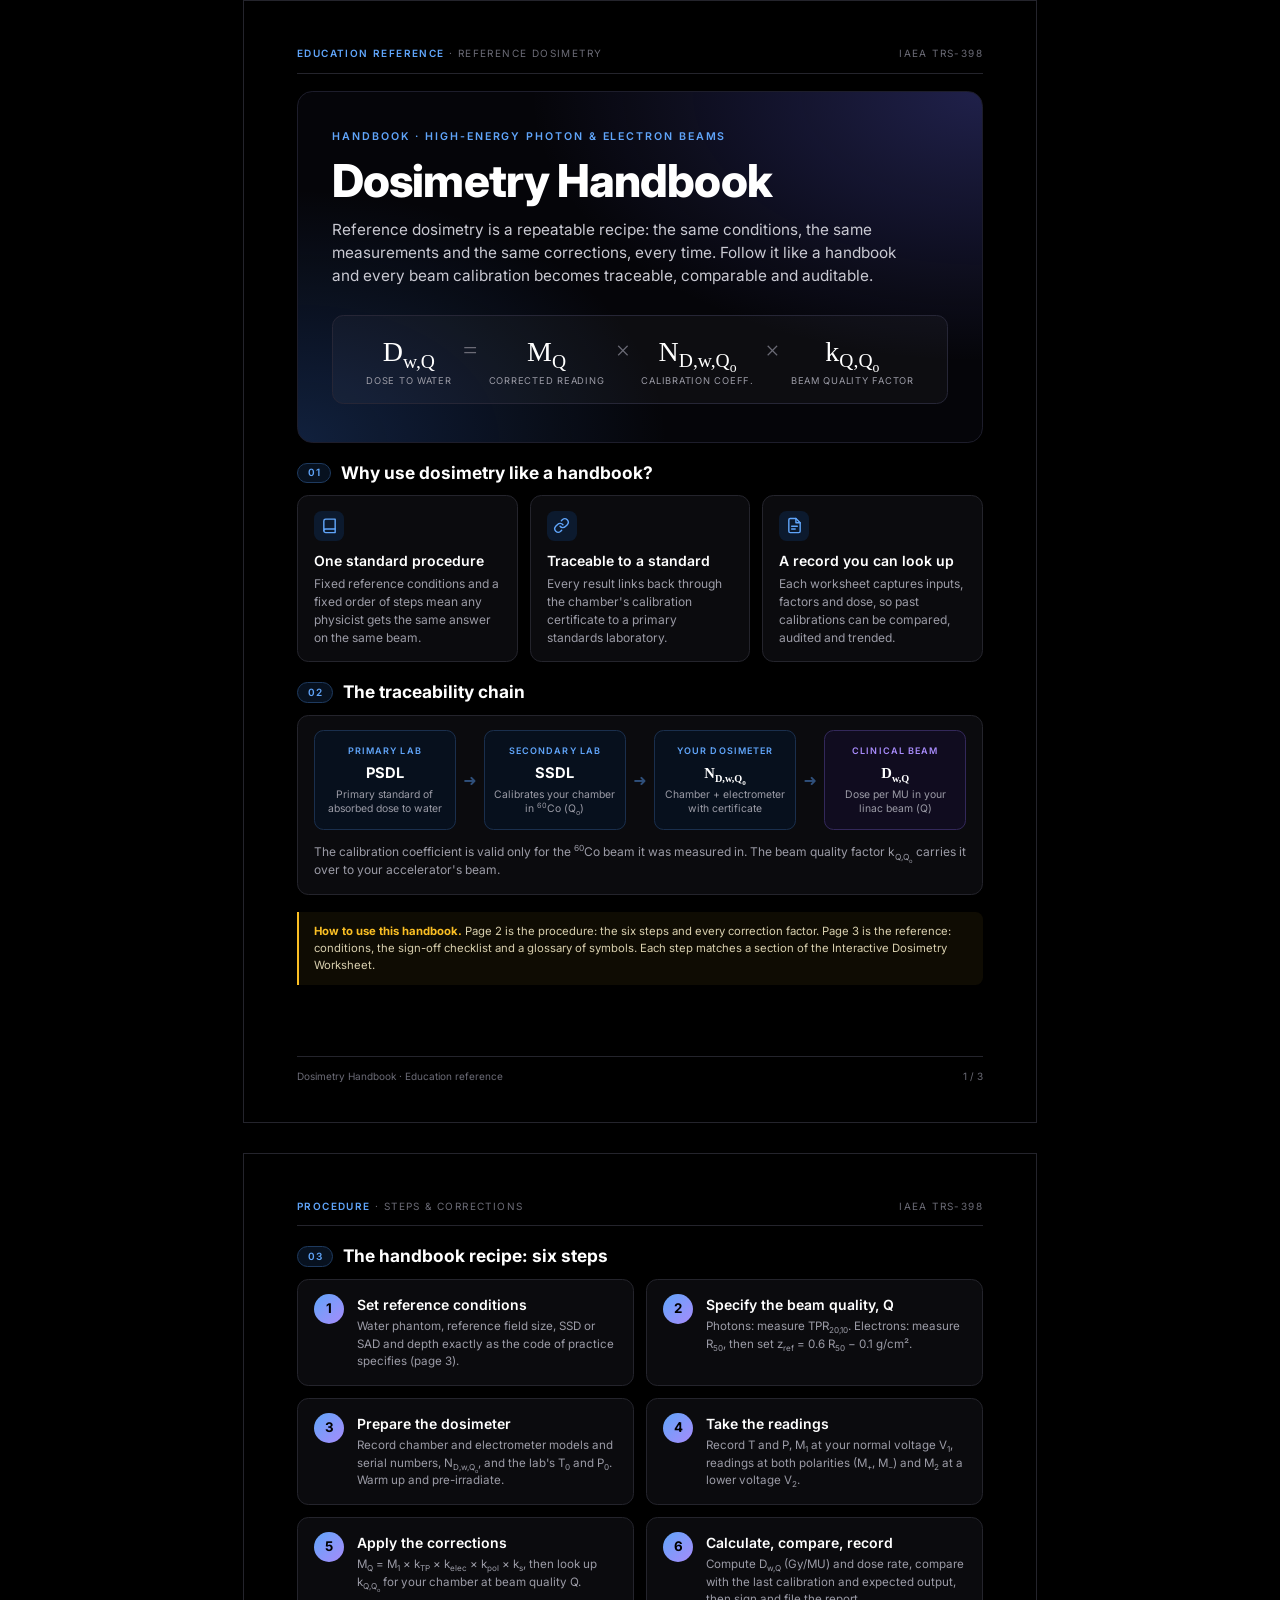
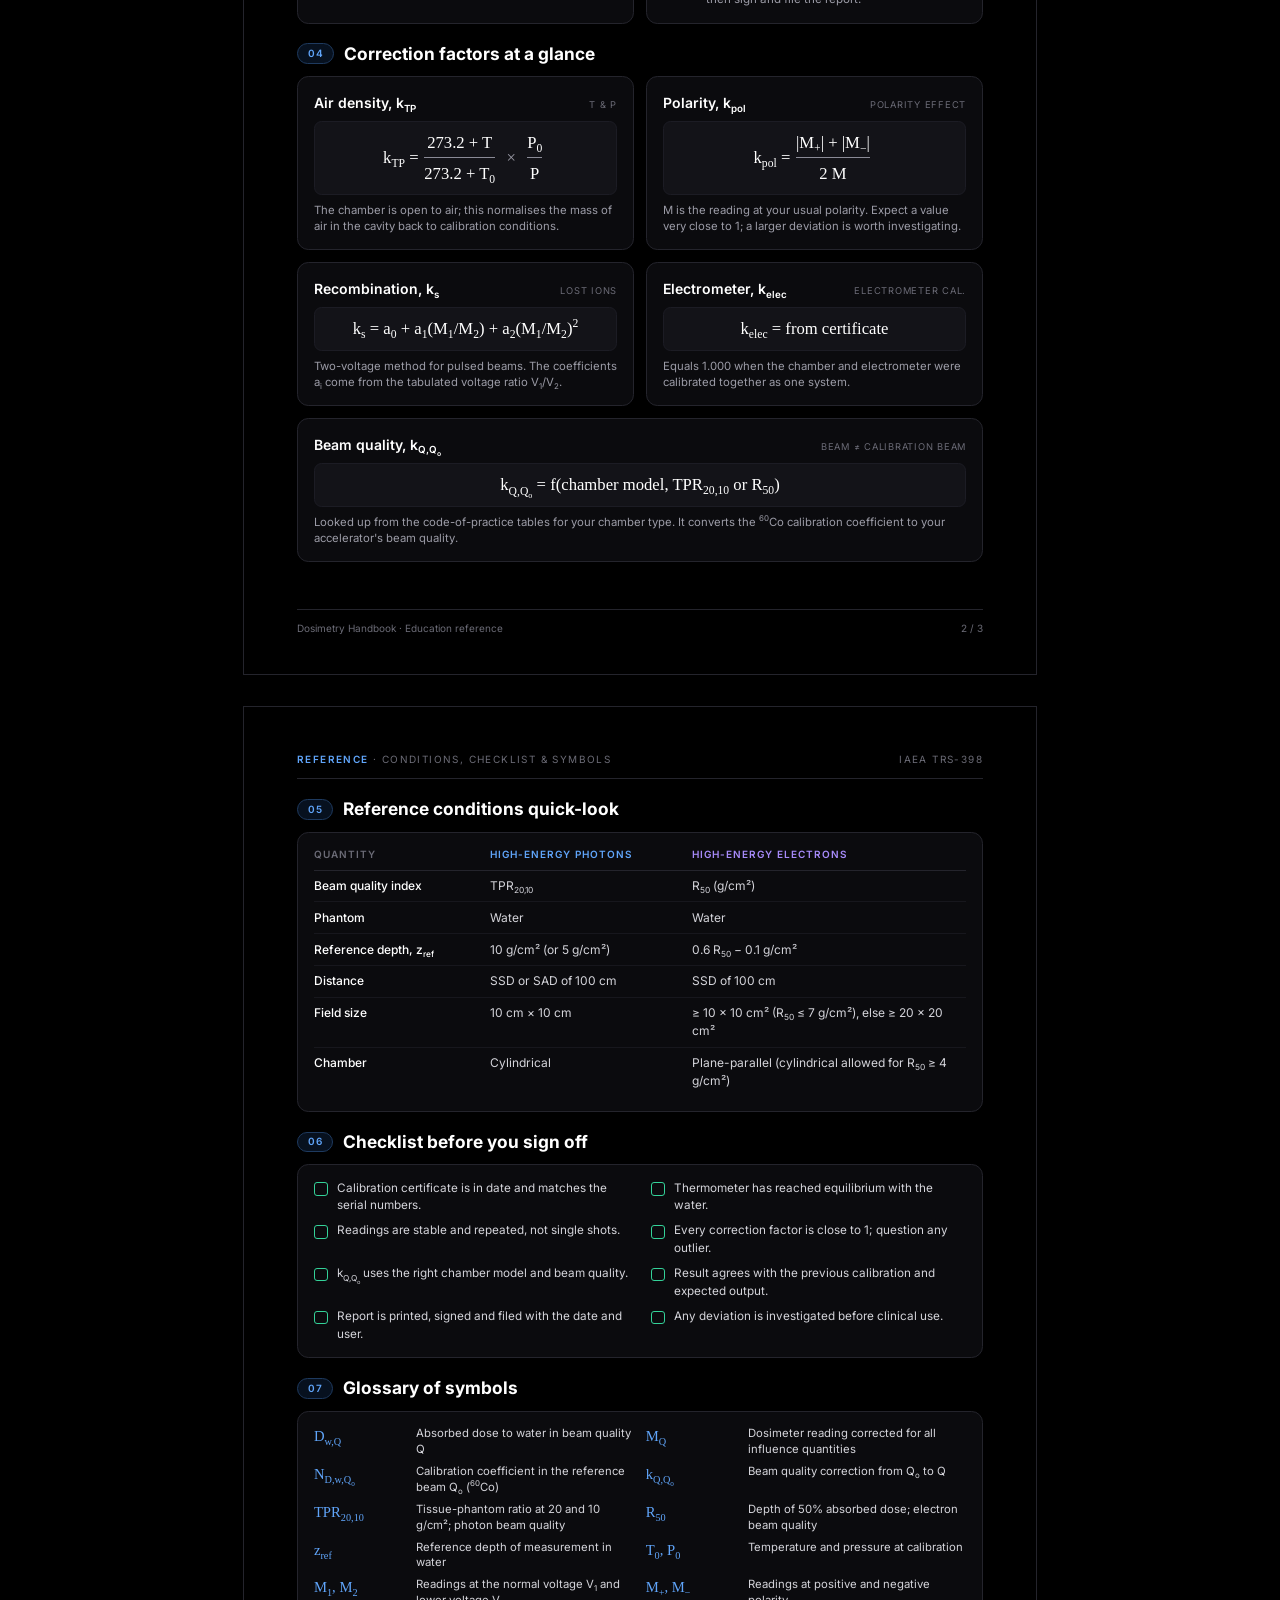
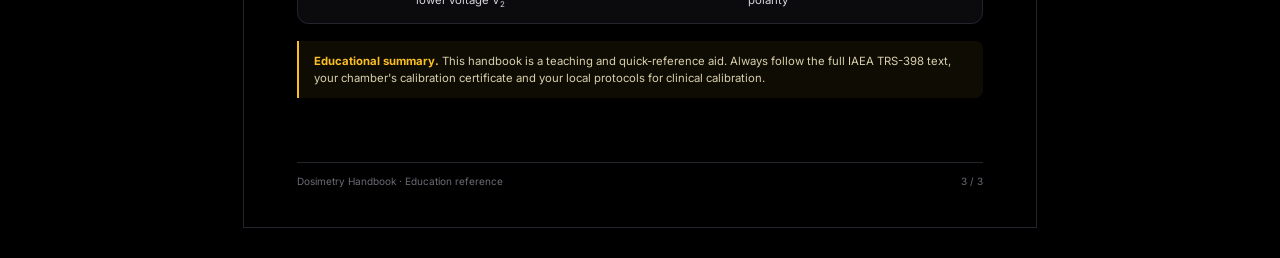
<file: handbook-dark.html>
<!DOCTYPE html>
<html lang="en">
<head>
    <meta charset="UTF-8">
    <meta name="viewport" content="width=device-width, initial-scale=1.0">
    <title>Dosimetry Handbook</title>
    <link href="https://fonts.googleapis.com/css2?family=Inter:wght@400;500;600;700;800&display=swap" rel="stylesheet">
    <style>
        :root {
            --bg: #000000;
            --surface: #0b0b0e;
            --surface-2: #131318;
            --border: #24242c;
            --text: #e8e8ec;
            --muted: #9b9ba6;
            --faint: #6b6b76;
            --blue: #60a5fa;
            --violet: #a78bfa;
            --green: #34d399;
            --amber: #fbbf24;
        }
        @page { size: A4; margin: 0; }
        * { box-sizing: border-box; margin: 0; padding: 0; }
        html, body { background: var(--bg); color: var(--text); }
        body {
            font-family: 'Inter', system-ui, sans-serif;
            font-size: 10.5pt; line-height: 1.5;
            -webkit-print-color-adjust: exact; print-color-adjust: exact;
        }
        sub, sup { font-size: 0.7em; line-height: 0; }
        .eq { font-family: 'Times New Roman', Times, serif; }

        .page {
            width: 210mm; height: 297mm; padding: 12mm 14mm 10mm;
            margin: 0 auto; display: flex; flex-direction: column; gap: 4.5mm;
            position: relative; overflow: hidden; page-break-after: always;
            background: var(--bg);
        }
        .page:last-child { page-break-after: auto; }
        @media screen { .page { margin-bottom: 8mm; border: 1px solid var(--border); } }

        .running {
            display: flex; justify-content: space-between; align-items: center;
            font-size: 7.5pt; letter-spacing: 0.14em; text-transform: uppercase; color: var(--faint);
            border-bottom: 1px solid var(--border); padding-bottom: 3mm;
        }
        .running b { color: var(--blue); font-weight: 600; }
        .folio {
            margin-top: auto; display: flex; justify-content: space-between;
            font-size: 7.5pt; color: var(--faint); border-top: 1px solid var(--border); padding-top: 3mm;
        }

        h1 { font-size: 34pt; font-weight: 800; letter-spacing: -0.02em; line-height: 1.05; color: #fff; }
        h2 {
            font-size: 13pt; font-weight: 700; color: #fff; margin-bottom: 2.5mm;
            display: flex; align-items: center; gap: 2.5mm;
        }
        h2 .tag {
            font-size: 7.5pt; font-weight: 600; color: var(--blue); letter-spacing: 0.12em;
            border: 1px solid #1e3a5f; background: #07111f; border-radius: 99px; padding: 0.5mm 2.5mm;
        }
        h3 { font-size: 10.5pt; font-weight: 600; color: #fff; }
        p.muted, .muted { color: var(--muted); }
        .small { font-size: 9pt; }

        .card {
            background: var(--surface); border: 1px solid var(--border);
            border-radius: 3mm; padding: 3.8mm 4.2mm;
        }
        .grid { display: grid; gap: 3.2mm; }
        .g2 { grid-template-columns: 1fr 1fr; }
        .g3 { grid-template-columns: 1fr 1fr 1fr; }
        .span2 { grid-column: span 2; }

        /* Cover */
        .hero {
            border-radius: 4mm; padding: 10mm 9mm;
            background:
                radial-gradient(120% 140% at 100% 0%, rgba(99,102,241,0.28) 0%, rgba(0,0,0,0) 55%),
                radial-gradient(90% 120% at 0% 100%, rgba(59,130,246,0.22) 0%, rgba(0,0,0,0) 60%),
                #050509;
            border: 1px solid #1d1d2b;
        }
        .kicker { font-size: 8pt; font-weight: 600; letter-spacing: 0.18em; text-transform: uppercase; color: var(--blue); }
        .lede { font-size: 11.5pt; color: #c9c9d2; margin-top: 4mm; max-width: 150mm; }
        .equation {
            margin-top: 7mm; display: flex; align-items: flex-start; justify-content: center; gap: 3mm;
            background: rgba(255,255,255,0.03); border: 1px solid #262636; border-radius: 3mm; padding: 5mm 4mm 4mm;
        }
        .term { text-align: center; }
        .term .sym { font-size: 21pt; color: #fff; line-height: 1.2; }
        .term .lbl { font-size: 7pt; letter-spacing: 0.08em; text-transform: uppercase; color: var(--muted); margin-top: 1.5mm; font-family: 'Inter', sans-serif; }
        .op { font-size: 19pt; color: var(--faint); line-height: 1.25; }

        .icon {
            width: 8mm; height: 8mm; border-radius: 2mm; display: flex; align-items: center; justify-content: center;
            background: #0c1a2e; color: var(--blue); font-weight: 700; margin-bottom: 2.5mm;
        }
        .icon svg { width: 4.5mm; height: 4.5mm; }

        .chain { display: flex; align-items: stretch; gap: 2mm; }
        .link {
            flex: 1; text-align: center; border-radius: 2.5mm; padding: 3.5mm 2mm;
            background: #07101d; border: 1px solid #1a2f4d;
        }
        .link.end { background: #100c1f; border-color: #33285a; }
        .link .k { font-size: 6.8pt; letter-spacing: 0.12em; text-transform: uppercase; color: var(--blue); font-weight: 600; }
        .link.end .k { color: var(--violet); }
        .link .v { font-size: 11pt; font-weight: 700; color: #fff; margin: 1mm 0; }
        .link .d { font-size: 7.8pt; color: var(--muted); line-height: 1.35; }
        .arrow { align-self: center; color: #2f4f7a; font-size: 12pt; }

        /* Steps */
        .step { display: flex; gap: 3.5mm; }
        .num {
            width: 8mm; height: 8mm; flex-shrink: 0; border-radius: 99px; display: flex; align-items: center; justify-content: center;
            font-weight: 700; font-size: 10pt; color: #000; background: linear-gradient(135deg, #60a5fa, #a78bfa);
        }
        .step p { font-size: 8.7pt; color: var(--muted); margin-top: 0.8mm; }

        /* Factors */
        .factor-head { display: flex; justify-content: space-between; align-items: baseline; gap: 2mm; }
        .chip { font-size: 7pt; color: var(--faint); text-transform: uppercase; letter-spacing: 0.08em; white-space: nowrap; }
        .formula {
            margin: 2.2mm 0; padding: 2.2mm 3mm; border-radius: 2mm; background: var(--surface-2); border: 1px solid #1c1c24;
            display: flex; justify-content: center; align-items: center; min-height: 11mm;
            font-family: 'Times New Roman', Times, serif; font-size: 12.5pt; color: #fff;
        }
        .frac { display: inline-flex; flex-direction: column; text-align: center; margin: 0 1.5mm; vertical-align: middle; }
        .frac > span:first-child { border-bottom: 1px solid #8a8a96; padding-bottom: 0.6mm; }
        .frac > span:last-child { padding-top: 0.6mm; }
        .times { margin: 0 1.5mm; color: var(--muted); }
        .factor p { font-size: 8.5pt; line-height: 1.4; color: var(--muted); }

        /* Table */
        table { width: 100%; border-collapse: collapse; font-size: 9pt; }
        th { text-align: left; font-weight: 600; font-size: 7.5pt; letter-spacing: 0.1em; text-transform: uppercase; color: var(--faint); padding: 0 3mm 2mm 0; border-bottom: 1px solid var(--border); }
        th.ph { color: var(--blue); }
        th.el { color: var(--violet); }
        td { padding: 1.7mm 3mm 1.7mm 0; border-bottom: 1px solid #17171d; vertical-align: top; color: #d4d4da; }
        td:first-child { color: #fff; font-weight: 500; width: 27%; }
        th.ph { width: 31%; }
        tr:last-child td { border-bottom: none; }

        /* Checklist & glossary */
        .checks { list-style: none; display: grid; grid-template-columns: 1fr 1fr; gap: 2mm 6mm; font-size: 8.8pt; }
        .checks li { display: flex; gap: 2.5mm; color: #d4d4da; }
        .box { width: 3.6mm; height: 3.6mm; flex-shrink: 0; margin-top: 0.7mm; border: 1.2px solid var(--green); border-radius: 0.8mm; }
        dl.gloss { display: grid; grid-template-columns: 24mm 1fr 24mm 1fr; gap: 1.6mm 3mm; font-size: 8.5pt; line-height: 1.4; }
        dl.gloss dt { font-family: 'Times New Roman', Times, serif; font-size: 11pt; color: var(--blue); }
        dl.gloss dd { color: #d4d4da; }

        .note {
            border-left: 2px solid var(--amber); background: #0f0c03; padding: 3mm 4mm; border-radius: 0 2mm 2mm 0;
            font-size: 8.5pt; color: #d8cfae;
        }
        .note b { color: var(--amber); }
    </style>
</head>
<body>

<!-- ============ PAGE 1 ============ -->
<section class="page">
    <div class="running"><span><b>Education Reference</b> · Reference Dosimetry</span><span>IAEA TRS-398</span></div>

    <div class="hero">
        <p class="kicker">Handbook · High-energy photon &amp; electron beams</p>
        <h1 style="margin-top:3mm">Dosimetry Handbook</h1>
        <p class="lede">Reference dosimetry is a repeatable recipe: the same conditions, the same measurements and the same corrections, every time. Follow it like a handbook and every beam calibration becomes traceable, comparable and auditable.</p>
        <div class="equation eq">
            <div class="term"><div class="sym">D<sub>w,Q</sub></div><div class="lbl">Dose to water</div></div>
            <div class="op">=</div>
            <div class="term"><div class="sym">M<sub>Q</sub></div><div class="lbl">Corrected reading</div></div>
            <div class="op">&times;</div>
            <div class="term"><div class="sym">N<sub>D,w,Q<sub>o</sub></sub></div><div class="lbl">Calibration coeff.</div></div>
            <div class="op">&times;</div>
            <div class="term"><div class="sym">k<sub>Q,Q<sub>o</sub></sub></div><div class="lbl">Beam quality factor</div></div>
        </div>
    </div>

    <div>
        <h2><span class="tag">01</span> Why use dosimetry like a handbook?</h2>
        <div class="grid g3">
            <div class="card">
                <div class="icon"><svg viewBox="0 0 24 24" fill="none" stroke="currentColor" stroke-width="2" stroke-linecap="round" stroke-linejoin="round"><path d="M4 19.5A2.5 2.5 0 0 1 6.5 17H20V3H6.5A2.5 2.5 0 0 0 4 5.5z"/><path d="M4 19.5A2.5 2.5 0 0 0 6.5 22H20v-5"/></svg></div>
                <h3>One standard procedure</h3>
                <p class="muted small" style="margin-top:1mm">Fixed reference conditions and a fixed order of steps mean any physicist gets the same answer on the same beam.</p>
            </div>
            <div class="card">
                <div class="icon"><svg viewBox="0 0 24 24" fill="none" stroke="currentColor" stroke-width="2" stroke-linecap="round" stroke-linejoin="round"><path d="M10 13a5 5 0 0 0 7.5.5l3-3a5 5 0 0 0-7-7l-1.7 1.7"/><path d="M14 11a5 5 0 0 0-7.5-.5l-3 3a5 5 0 0 0 7 7l1.7-1.7"/></svg></div>
                <h3>Traceable to a standard</h3>
                <p class="muted small" style="margin-top:1mm">Every result links back through the chamber's calibration certificate to a primary standards laboratory.</p>
            </div>
            <div class="card">
                <div class="icon"><svg viewBox="0 0 24 24" fill="none" stroke="currentColor" stroke-width="2" stroke-linecap="round" stroke-linejoin="round"><path d="M14 2H6a2 2 0 0 0-2 2v16a2 2 0 0 0 2 2h12a2 2 0 0 0 2-2V8z"/><path d="M14 2v6h6M8 13h8M8 17h5"/></svg></div>
                <h3>A record you can look up</h3>
                <p class="muted small" style="margin-top:1mm">Each worksheet captures inputs, factors and dose, so past calibrations can be compared, audited and trended.</p>
            </div>
        </div>
    </div>

    <div>
        <h2><span class="tag">02</span> The traceability chain</h2>
        <div class="card">
            <div class="chain">
                <div class="link"><div class="k">Primary lab</div><div class="v">PSDL</div><div class="d">Primary standard of absorbed dose to water</div></div>
                <div class="arrow">&#10140;</div>
                <div class="link"><div class="k">Secondary lab</div><div class="v">SSDL</div><div class="d">Calibrates your chamber in <sup>60</sup>Co (Q<sub>o</sub>)</div></div>
                <div class="arrow">&#10140;</div>
                <div class="link"><div class="k">Your dosimeter</div><div class="v eq">N<sub>D,w,Q<sub>o</sub></sub></div><div class="d">Chamber + electrometer with certificate</div></div>
                <div class="arrow">&#10140;</div>
                <div class="link end"><div class="k">Clinical beam</div><div class="v eq">D<sub>w,Q</sub></div><div class="d">Dose per MU in your linac beam (Q)</div></div>
            </div>
            <p class="muted small" style="margin-top:3.5mm">The calibration coefficient is valid only for the <sup>60</sup>Co beam it was measured in. The beam quality factor k<sub>Q,Q<sub>o</sub></sub> carries it over to your accelerator's beam.</p>
        </div>
    </div>

    <div class="note"><b>How to use this handbook.</b> Page 2 is the procedure: the six steps and every correction factor. Page 3 is the reference: conditions, the sign-off checklist and a glossary of symbols. Each step matches a section of the Interactive Dosimetry Worksheet.</div>

    <div class="folio"><span>Dosimetry Handbook · Education reference</span><span>1 / 3</span></div>
</section>

<!-- ============ PAGE 2 ============ -->
<section class="page">
    <div class="running"><span><b>Procedure</b> · Steps &amp; corrections</span><span>IAEA TRS-398</span></div>

    <div>
        <h2><span class="tag">03</span> The handbook recipe: six steps</h2>
        <div class="grid g2">
            <div class="card step"><span class="num">1</span><div><h3>Set reference conditions</h3><p>Water phantom, reference field size, SSD or SAD and depth exactly as the code of practice specifies (page 3).</p></div></div>
            <div class="card step"><span class="num">2</span><div><h3>Specify the beam quality, Q</h3><p>Photons: measure TPR<sub>20,10</sub>. Electrons: measure R<sub>50</sub>, then set z<sub>ref</sub> = 0.6&nbsp;R<sub>50</sub> &minus; 0.1&nbsp;g/cm².</p></div></div>
            <div class="card step"><span class="num">3</span><div><h3>Prepare the dosimeter</h3><p>Record chamber and electrometer models and serial numbers, N<sub>D,w,Q<sub>o</sub></sub>, and the lab's T<sub>0</sub> and P<sub>0</sub>. Warm up and pre-irradiate.</p></div></div>
            <div class="card step"><span class="num">4</span><div><h3>Take the readings</h3><p>Record T and P, M<sub>1</sub> at your normal voltage V<sub>1</sub>, readings at both polarities (M<sub>+</sub>, M<sub>&minus;</sub>) and M<sub>2</sub> at a lower voltage V<sub>2</sub>.</p></div></div>
            <div class="card step"><span class="num">5</span><div><h3>Apply the corrections</h3><p>M<sub>Q</sub> = M<sub>1</sub> &times; k<sub>TP</sub> &times; k<sub>elec</sub> &times; k<sub>pol</sub> &times; k<sub>s</sub>, then look up k<sub>Q,Q<sub>o</sub></sub> for your chamber at beam quality Q.</p></div></div>
            <div class="card step"><span class="num">6</span><div><h3>Calculate, compare, record</h3><p>Compute D<sub>w,Q</sub> (Gy/MU) and dose rate, compare with the last calibration and expected output, then sign and file the report.</p></div></div>
        </div>
    </div>

    <div>
        <h2><span class="tag">04</span> Correction factors at a glance</h2>
        <div class="grid g2">
            <div class="card factor">
                <div class="factor-head"><h3>Air density, k<sub>TP</sub></h3><span class="chip">T &amp; P</span></div>
                <div class="formula"><span>k<sub>TP</sub> =</span><span class="frac"><span>273.2 + T</span><span>273.2 + T<sub>0</sub></span></span><span class="times">&times;</span><span class="frac"><span>P<sub>0</sub></span><span>P</span></span></div>
                <p>The chamber is open to air; this normalises the mass of air in the cavity back to calibration conditions.</p>
            </div>
            <div class="card factor">
                <div class="factor-head"><h3>Polarity, k<sub>pol</sub></h3><span class="chip">Polarity effect</span></div>
                <div class="formula"><span>k<sub>pol</sub> =</span><span class="frac"><span>|M<sub>+</sub>| + |M<sub>&minus;</sub>|</span><span>2&nbsp;M</span></span></div>
                <p>M is the reading at your usual polarity. Expect a value very close to 1; a larger deviation is worth investigating.</p>
            </div>
            <div class="card factor">
                <div class="factor-head"><h3>Recombination, k<sub>s</sub></h3><span class="chip">Lost ions</span></div>
                <div class="formula"><span>k<sub>s</sub> = a<sub>0</sub> + a<sub>1</sub>(M<sub>1</sub>/M<sub>2</sub>) + a<sub>2</sub>(M<sub>1</sub>/M<sub>2</sub>)<sup>2</sup></span></div>
                <p>Two-voltage method for pulsed beams. The coefficients a<sub>i</sub> come from the tabulated voltage ratio V<sub>1</sub>/V<sub>2</sub>.</p>
            </div>
            <div class="card factor">
                <div class="factor-head"><h3>Electrometer, k<sub>elec</sub></h3><span class="chip">Electrometer cal.</span></div>
                <div class="formula"><span>k<sub>elec</sub> = from certificate</span></div>
                <p>Equals 1.000 when the chamber and electrometer were calibrated together as one system.</p>
            </div>
            <div class="card factor span2">
                <div class="factor-head"><h3>Beam quality, k<sub>Q,Q<sub>o</sub></sub></h3><span class="chip">Beam &ne; calibration beam</span></div>
                <div class="formula"><span>k<sub>Q,Q<sub>o</sub></sub> = f(chamber model, TPR<sub>20,10</sub> or R<sub>50</sub>)</span></div>
                <p>Looked up from the code-of-practice tables for your chamber type. It converts the <sup>60</sup>Co calibration coefficient to your accelerator's beam quality.</p>
            </div>
        </div>
    </div>

    <div class="folio"><span>Dosimetry Handbook · Education reference</span><span>2 / 3</span></div>
</section>

<!-- ============ PAGE 3 ============ -->
<section class="page">
    <div class="running"><span><b>Reference</b> · Conditions, checklist &amp; symbols</span><span>IAEA TRS-398</span></div>

    <div>
        <h2><span class="tag">05</span> Reference conditions quick-look</h2>
        <div class="card">
            <table>
                <thead><tr><th>Quantity</th><th class="ph">High-energy photons</th><th class="el">High-energy electrons</th></tr></thead>
                <tbody>
                    <tr><td>Beam quality index</td><td>TPR<sub>20,10</sub></td><td>R<sub>50</sub> (g/cm²)</td></tr>
                    <tr><td>Phantom</td><td>Water</td><td>Water</td></tr>
                    <tr><td>Reference depth, z<sub>ref</sub></td><td>10 g/cm² (or 5 g/cm²)</td><td>0.6&nbsp;R<sub>50</sub> &minus; 0.1 g/cm²</td></tr>
                    <tr><td>Distance</td><td>SSD or SAD of 100 cm</td><td>SSD of 100 cm</td></tr>
                    <tr><td>Field size</td><td>10 cm &times; 10 cm</td><td>&ge; 10 &times; 10 cm² (R<sub>50</sub> &le; 7 g/cm²), else &ge; 20 &times; 20 cm²</td></tr>
                    <tr><td>Chamber</td><td>Cylindrical</td><td>Plane-parallel (cylindrical allowed for R<sub>50</sub> &ge; 4 g/cm²)</td></tr>
                </tbody>
            </table>
        </div>
    </div>

    <div>
        <h2><span class="tag">06</span> Checklist before you sign off</h2>
        <div class="card">
            <ul class="checks">
                <li><span class="box"></span><span>Calibration certificate is in date and matches the serial numbers.</span></li>
                <li><span class="box"></span><span>Thermometer has reached equilibrium with the water.</span></li>
                <li><span class="box"></span><span>Readings are stable and repeated, not single shots.</span></li>
                <li><span class="box"></span><span>Every correction factor is close to 1; question any outlier.</span></li>
                <li><span class="box"></span><span>k<sub>Q,Q<sub>o</sub></sub> uses the right chamber model and beam quality.</span></li>
                <li><span class="box"></span><span>Result agrees with the previous calibration and expected output.</span></li>
                <li><span class="box"></span><span>Report is printed, signed and filed with the date and user.</span></li>
                <li><span class="box"></span><span>Any deviation is investigated before clinical use.</span></li>
            </ul>
        </div>
    </div>

    <div>
        <h2><span class="tag">07</span> Glossary of symbols</h2>
        <div class="card">
            <dl class="gloss">
                <dt>D<sub>w,Q</sub></dt><dd>Absorbed dose to water in beam quality Q</dd>
                <dt>M<sub>Q</sub></dt><dd>Dosimeter reading corrected for all influence quantities</dd>
                <dt>N<sub>D,w,Q<sub>o</sub></sub></dt><dd>Calibration coefficient in the reference beam Q<sub>o</sub> (<sup>60</sup>Co)</dd>
                <dt>k<sub>Q,Q<sub>o</sub></sub></dt><dd>Beam quality correction from Q<sub>o</sub> to Q</dd>
                <dt>TPR<sub>20,10</sub></dt><dd>Tissue-phantom ratio at 20 and 10 g/cm²; photon beam quality</dd>
                <dt>R<sub>50</sub></dt><dd>Depth of 50% absorbed dose; electron beam quality</dd>
                <dt>z<sub>ref</sub></dt><dd>Reference depth of measurement in water</dd>
                <dt>T<sub>0</sub>, P<sub>0</sub></dt><dd>Temperature and pressure at calibration</dd>
                <dt>M<sub>1</sub>, M<sub>2</sub></dt><dd>Readings at the normal voltage V<sub>1</sub> and lower voltage V<sub>2</sub></dd>
                <dt>M<sub>+</sub>, M<sub>&minus;</sub></dt><dd>Readings at positive and negative polarity</dd>
            </dl>
        </div>
    </div>

    <div class="note"><b>Educational summary.</b> This handbook is a teaching and quick-reference aid. Always follow the full IAEA TRS-398 text, your chamber's calibration certificate and your local protocols for clinical calibration.</div>

    <div class="folio"><span>Dosimetry Handbook · Education reference</span><span>3 / 3</span></div>
</section>

</body>
</html>
</file>
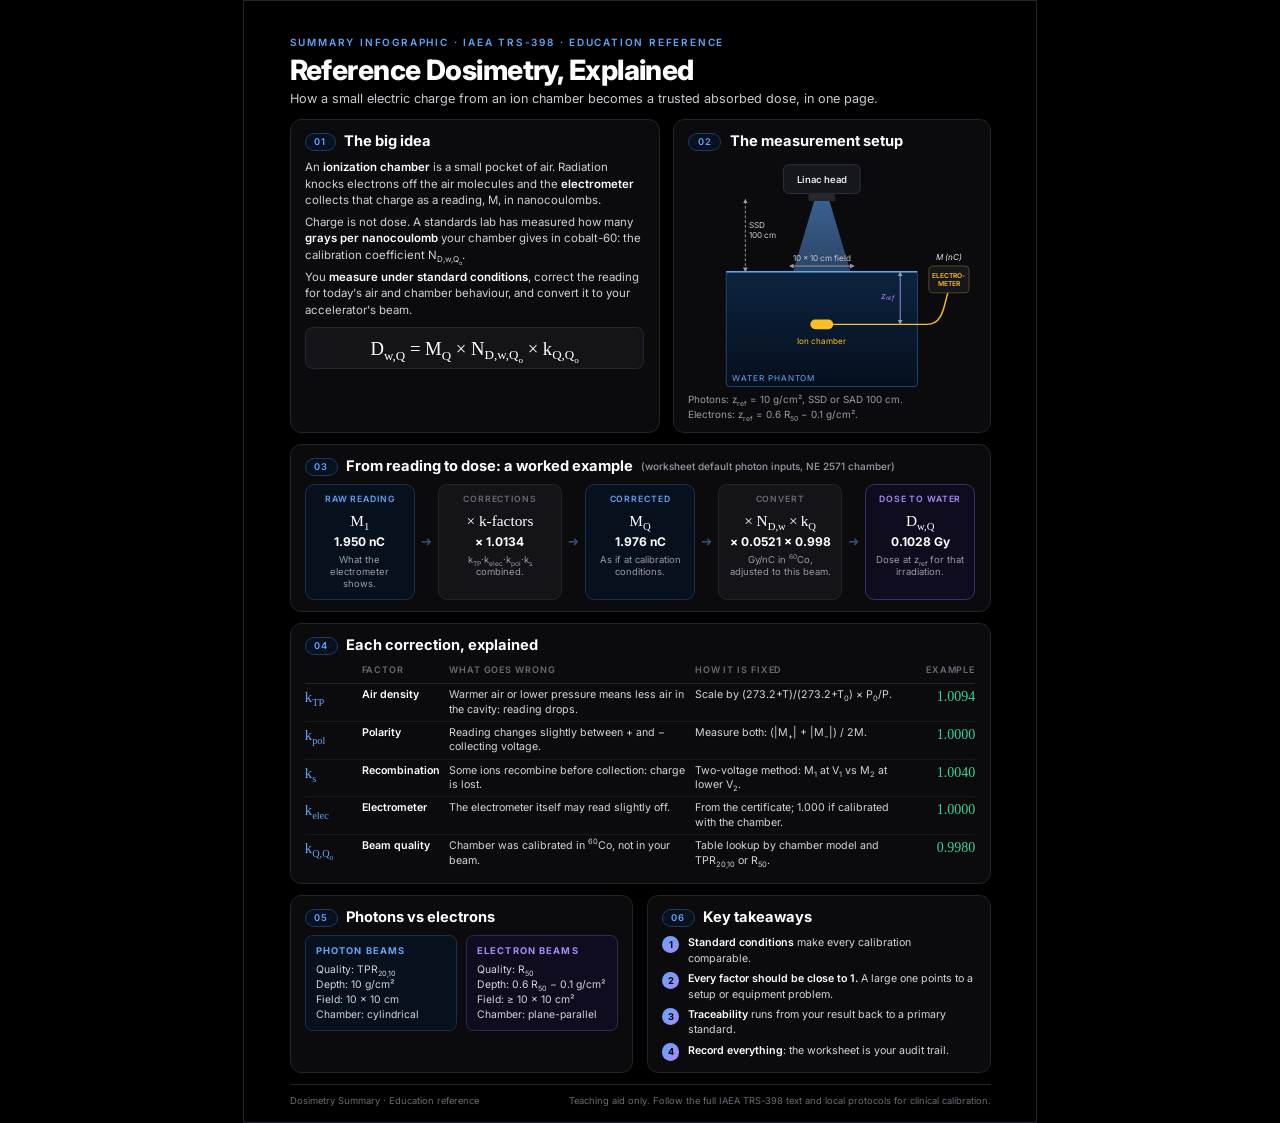
<file: summary-dark.html>
<!DOCTYPE html>
<html lang="en">
<head>
    <meta charset="UTF-8">
    <meta name="viewport" content="width=device-width, initial-scale=1.0">
    <title>Dosimetry Summary</title>
    <link href="https://fonts.googleapis.com/css2?family=Inter:wght@400;500;600;700;800&display=swap" rel="stylesheet">
    <style>
        :root {
            --bg: #000000;
            --surface: #0b0b0e;
            --surface-2: #131318;
            --border: #24242c;
            --text: #e8e8ec;
            --muted: #9b9ba6;
            --faint: #6b6b76;
            --blue: #60a5fa;
            --violet: #a78bfa;
            --green: #34d399;
            --amber: #fbbf24;
        }
        @page { size: A4; margin: 0; }
        * { box-sizing: border-box; margin: 0; padding: 0; }
        html, body { background: var(--bg); color: var(--text); }
        body {
            font-family: 'Inter', system-ui, sans-serif; font-size: 9pt; line-height: 1.45;
            -webkit-print-color-adjust: exact; print-color-adjust: exact;
        }
        sub, sup { font-size: 0.7em; line-height: 0; }
        .eq { font-family: 'Times New Roman', Times, serif; }

        .page {
            width: 210mm; height: 297mm; padding: 9mm 12mm 7.5mm; margin: 0 auto;
            display: flex; flex-direction: column; gap: 2.8mm; overflow: hidden; background: var(--bg);
        }
        @media screen { .page { border: 1px solid var(--border); } }

        .kicker { font-size: 7.5pt; font-weight: 600; letter-spacing: 0.18em; text-transform: uppercase; color: var(--blue); }
        h1 { font-size: 21pt; font-weight: 800; letter-spacing: -0.02em; line-height: 1.1; color: #fff; margin-top: 1.5mm; }
        .lede { font-size: 9.5pt; color: #c9c9d2; margin-top: 1mm; }
        h2 {
            font-size: 11pt; font-weight: 700; color: #fff; margin-bottom: 1.8mm;
            display: flex; align-items: center; gap: 2.2mm;
        }
        h2 .tag {
            font-size: 7pt; font-weight: 600; color: var(--blue); letter-spacing: 0.12em;
            border: 1px solid #1e3a5f; background: #07111f; border-radius: 99px; padding: 0.3mm 2.2mm;
        }
        h3 { font-size: 9.5pt; font-weight: 600; color: #fff; }
        .muted { color: var(--muted); }
        .card { background: var(--surface); border: 1px solid var(--border); border-radius: 3mm; padding: 3mm 3.8mm; }

        .top { display: grid; grid-template-columns: 1fr 84mm; gap: 3.5mm; }
        .idea p { color: #cfcfd7; margin-top: 1.3mm; font-size: 8.6pt; }
        .idea p b { color: #fff; font-weight: 600; }
        .core {
            margin-top: 2.2mm; padding: 1.8mm; border-radius: 2mm; text-align: center;
            background: var(--surface-2); border: 1px solid #262636; font-size: 14pt; color: #fff;
        }
        .diagram svg { width: 100%; height: auto; display: block; }
        .diagram text { font-family: 'Inter', sans-serif; }

        /* Pipeline */
        .flow { display: flex; align-items: stretch; gap: 1.6mm; }
        .node { flex: 1; border-radius: 2.5mm; padding: 2.2mm 2mm; background: #07101d; border: 1px solid #1a2f4d; text-align: center; }
        .node.op { flex: 1.15; background: var(--surface-2); border-color: #23232e; }
        .node.end { background: #100c1f; border-color: #3b2f6a; }
        .node .k { font-size: 6.5pt; letter-spacing: 0.1em; text-transform: uppercase; color: var(--blue); font-weight: 600; }
        .node.op .k { color: var(--faint); }
        .node.end .k { color: var(--violet); }
        .node .v { font-family: 'Times New Roman', serif; font-size: 11.5pt; white-space: nowrap; color: #fff; margin: 1mm 0 0.4mm; }
        .node .n { font-size: 9pt; white-space: nowrap; font-weight: 700; color: #fff; }
        .node .d { font-size: 7.1pt; color: var(--muted); line-height: 1.3; margin-top: 0.8mm; }
        .arr { align-self: center; color: #2f4f7a; font-size: 10pt; }

        /* Corrections */
        table { width: 100%; border-collapse: collapse; }
        th { text-align: left; font-size: 6.8pt; letter-spacing: 0.1em; text-transform: uppercase; color: var(--faint); font-weight: 600; padding: 0 2.5mm 1.8mm 0; border-bottom: 1px solid var(--border); }
        td { padding: 1.05mm 2.5mm 1.05mm 0; border-bottom: 1px solid #17171d; vertical-align: top; color: #d4d4da; font-size: 8pt; line-height: 1.35; }
        tr:last-child td { border-bottom: none; }
        td.f { font-family: 'Times New Roman', serif; font-size: 11pt; color: var(--blue); white-space: nowrap; width: 15mm; }
        td.name { color: #fff; font-weight: 600; width: 23mm; }
        td.val { font-family: 'Times New Roman', serif; font-size: 10.5pt; color: var(--green); white-space: nowrap; text-align: right; width: 16mm; padding-right: 0; }
        th.r { text-align: right; padding-right: 0; }

        .bottom { display: grid; grid-template-columns: 1fr 1fr; gap: 3.5mm; }
        .vs { display: grid; grid-template-columns: 1fr 1fr; gap: 2.5mm; margin-top: 0.5mm; }
        .vs div { border-radius: 2mm; padding: 2mm 2.6mm; background: #07101d; border: 1px solid #1a2f4d; }
        .vs div.el { background: #100c1f; border-color: #33285a; }
        .vs h4 { font-size: 7pt; letter-spacing: 0.12em; text-transform: uppercase; color: var(--blue); margin-bottom: 1.2mm; }
        .vs .el h4 { color: var(--violet); }
        .vs p { font-size: 7.8pt; color: #d4d4da; line-height: 1.45; }
        ol.take { list-style: none; counter-reset: t; display: grid; gap: 1.3mm; }
        ol.take li { counter-increment: t; display: flex; gap: 2.2mm; font-size: 8pt; color: #d4d4da; }
        ol.take li::before {
            content: counter(t); flex-shrink: 0; width: 4.6mm; height: 4.6mm; border-radius: 99px;
            display: flex; align-items: center; justify-content: center; font-size: 7pt; font-weight: 700; color: #000;
            background: linear-gradient(135deg, #60a5fa, #a78bfa); margin-top: 0.2mm;
        }
        ol.take b { color: #fff; font-weight: 600; }

        .folio {
            margin-top: auto; display: flex; justify-content: space-between; gap: 6mm;
            font-size: 7pt; color: var(--faint); border-top: 1px solid var(--border); padding-top: 2.5mm;
        }
    </style>
</head>
<body>
<section class="page">

    <header>
        <p class="kicker">Summary infographic · IAEA TRS-398 · Education reference</p>
        <h1>Reference Dosimetry, Explained</h1>
        <p class="lede">How a small electric charge from an ion chamber becomes a trusted absorbed dose, in one page.</p>
    </header>

    <!-- Big idea + setup diagram -->
    <div class="top">
        <div class="card idea">
            <h2><span class="tag">01</span> The big idea</h2>
            <p>An <b>ionization chamber</b> is a small pocket of air. Radiation knocks electrons off the air molecules and the <b>electrometer</b> collects that charge as a reading, M, in nanocoulombs.</p>
            <p>Charge is not dose. A standards lab has measured how many <b>grays per nanocoulomb</b> your chamber gives in cobalt-60: the calibration coefficient N<sub>D,w,Q<sub>o</sub></sub>.</p>
            <p>You <b>measure under standard conditions</b>, correct the reading for today's air and chamber behaviour, and convert it to your accelerator's beam.</p>
            <div class="core eq">D<sub>w,Q</sub> = M<sub>Q</sub> &times; N<sub>D,w,Q<sub>o</sub></sub> &times; k<sub>Q,Q<sub>o</sub></sub></div>
        </div>

        <div class="card diagram">
            <h2><span class="tag">02</span> The measurement setup</h2>
            <svg viewBox="0 0 300 242" role="img" aria-label="Linac beam entering a water phantom with an ion chamber at the reference depth">
                <defs>
                    <linearGradient id="beam" x1="0" y1="0" x2="0" y2="1">
                        <stop offset="0" stop-color="#60a5fa" stop-opacity="0.55"/>
                        <stop offset="1" stop-color="#60a5fa" stop-opacity="0.08"/>
                    </linearGradient>
                    <linearGradient id="water" x1="0" y1="0" x2="0" y2="1">
                        <stop offset="0" stop-color="#0c2440"/>
                        <stop offset="1" stop-color="#060f1c"/>
                    </linearGradient>
                    <marker id="ah" viewBox="0 0 10 10" refX="5" refY="5" markerWidth="5" markerHeight="5" orient="auto-start-reverse">
                        <path d="M0 0 L10 5 L0 10z" fill="#9b9ba6"/>
                    </marker>
                </defs>
                <!-- Linac head -->
                <rect x="100" y="6" width="80" height="30" rx="5" fill="#16161d" stroke="#33333f"/>
                <text x="140" y="25" text-anchor="middle" font-size="10" font-weight="600" fill="#e8e8ec">Linac head</text>
                <rect x="126" y="36" width="28" height="8" fill="#26262f"/>
                <!-- Beam -->
                <polygon points="132,44 148,44 205,235 75,235" fill="url(#beam)"/>
                <!-- Water tank -->
                <rect x="40" y="118" width="200" height="120" rx="3" fill="url(#water)" stroke="#1f4b7d"/>
                <line x1="40" y1="118" x2="240" y2="118" stroke="#60a5fa" stroke-width="1.5"/>
                <text x="46" y="232" font-size="8.5" fill="#60a5fa" letter-spacing="1">WATER PHANTOM</text>
                <!-- Field size -->
                <line x1="108" y1="112" x2="172" y2="112" stroke="#9b9ba6" marker-start="url(#ah)" marker-end="url(#ah)"/>
                <text x="140" y="107" text-anchor="middle" font-size="8.5" fill="#c9c9d2">10 × 10 cm field</text>
                <!-- SSD -->
                <line x1="60" y1="44" x2="60" y2="116" stroke="#9b9ba6" stroke-dasharray="3 2" marker-start="url(#ah)" marker-end="url(#ah)"/>
                <text x="64" y="72" font-size="8.5" fill="#c9c9d2">SSD</text>
                <text x="64" y="83" font-size="8.5" fill="#c9c9d2">100 cm</text>
                <!-- Depth -->
                <line x1="222" y1="120" x2="222" y2="171" stroke="#a78bfa" marker-start="url(#ah)" marker-end="url(#ah)"/>
                <text x="216" y="146" text-anchor="end" font-size="9" fill="#a78bfa" font-style="italic">z<tspan font-size="6.5" dy="2">ref</tspan></text>
                <!-- Chamber + stem + cable -->
                <rect x="128" y="168" width="24" height="10" rx="5" fill="#fbbf24"/>
                <line x1="152" y1="173" x2="250" y2="173" stroke="#fbbf24" stroke-width="1.5"/>
                <path d="M250 173 C 268 173, 268 150, 272 140" fill="none" stroke="#fbbf24" stroke-width="1.5"/>
                <rect x="252" y="112" width="42" height="28" rx="4" fill="#16161d" stroke="#5c4a12"/>
                <text x="273" y="124" text-anchor="middle" font-size="7" fill="#fbbf24" font-weight="600">ELECTRO-</text>
                <text x="273" y="133" text-anchor="middle" font-size="7" fill="#fbbf24" font-weight="600">METER</text>
                <text x="140" y="194" text-anchor="middle" font-size="8.5" fill="#fbbf24">Ion chamber</text>
                <text x="273" y="106" text-anchor="middle" font-size="8.5" fill="#e8e8ec" font-style="italic">M (nC)</text>
            </svg>
            <p class="muted" style="font-size:7.4pt; margin-top:0.5mm">Photons: z<sub>ref</sub> = 10 g/cm², SSD or SAD 100 cm.<br>Electrons: z<sub>ref</sub> = 0.6 R<sub>50</sub> &minus; 0.1 g/cm².</p>
        </div>
    </div>

    <!-- Pipeline with worked example -->
    <div class="card">
        <h2><span class="tag">03</span> From reading to dose: a worked example <span class="muted" style="font-size:7.5pt; font-weight:500">(worksheet default photon inputs, NE 2571 chamber)</span></h2>
        <div class="flow">
            <div class="node"><div class="k">Raw reading</div><div class="v">M<sub>1</sub></div><div class="n">1.950 nC</div><div class="d">What the electrometer shows.</div></div>
            <div class="arr">&#10140;</div>
            <div class="node op"><div class="k">Corrections</div><div class="v">&times; k-factors</div><div class="n">&times; 1.0134</div><div class="d">k<sub>TP</sub>&middot;k<sub>elec</sub>&middot;k<sub>pol</sub>&middot;k<sub>s</sub> combined.</div></div>
            <div class="arr">&#10140;</div>
            <div class="node"><div class="k">Corrected</div><div class="v">M<sub>Q</sub></div><div class="n">1.976 nC</div><div class="d">As if at calibration conditions.</div></div>
            <div class="arr">&#10140;</div>
            <div class="node op"><div class="k">Convert</div><div class="v">&times; N<sub>D,w</sub>&thinsp;&times;&thinsp;k<sub>Q</sub></div><div class="n">&times; 0.0521 &times; 0.998</div><div class="d">Gy/nC in <sup>60</sup>Co, adjusted to this beam.</div></div>
            <div class="arr">&#10140;</div>
            <div class="node end"><div class="k">Dose to water</div><div class="v">D<sub>w,Q</sub></div><div class="n">0.1028 Gy</div><div class="d">Dose at z<sub>ref</sub> for that irradiation.</div></div>
        </div>
    </div>

    <!-- Corrections explained -->
    <div class="card">
        <h2><span class="tag">04</span> Each correction, explained</h2>
        <table>
            <thead><tr><th></th><th>Factor</th><th>What goes wrong</th><th>How it is fixed</th><th class="r">Example</th></tr></thead>
            <tbody>
                <tr><td class="f">k<sub>TP</sub></td><td class="name">Air density</td><td>Warmer air or lower pressure means less air in the cavity: reading drops.</td><td>Scale by (273.2+T)/(273.2+T<sub>0</sub>) &times; P<sub>0</sub>/P.</td><td class="val">1.0094</td></tr>
                <tr><td class="f">k<sub>pol</sub></td><td class="name">Polarity</td><td>Reading changes slightly between + and &minus; collecting voltage.</td><td>Measure both: (|M<sub>+</sub>| + |M<sub>&minus;</sub>|) / 2M.</td><td class="val">1.0000</td></tr>
                <tr><td class="f">k<sub>s</sub></td><td class="name">Recombination</td><td>Some ions recombine before collection: charge is lost.</td><td>Two-voltage method: M<sub>1</sub> at V<sub>1</sub> vs M<sub>2</sub> at lower V<sub>2</sub>.</td><td class="val">1.0040</td></tr>
                <tr><td class="f">k<sub>elec</sub></td><td class="name">Electrometer</td><td>The electrometer itself may read slightly off.</td><td>From the certificate; 1.000 if calibrated with the chamber.</td><td class="val">1.0000</td></tr>
                <tr><td class="f">k<sub>Q,Q<sub>o</sub></sub></td><td class="name">Beam quality</td><td>Chamber was calibrated in <sup>60</sup>Co, not in your beam.</td><td>Table lookup by chamber model and TPR<sub>20,10</sub> or R<sub>50</sub>.</td><td class="val">0.9980</td></tr>
            </tbody>
        </table>
    </div>

    <div class="bottom">
        <div class="card">
            <h2><span class="tag">05</span> Photons vs electrons</h2>
            <div class="vs">
                <div><h4>Photon beams</h4><p>Quality: TPR<sub>20,10</sub><br>Depth: 10 g/cm²<br>Field: 10 &times; 10 cm<br>Chamber: cylindrical</p></div>
                <div class="el"><h4>Electron beams</h4><p>Quality: R<sub>50</sub><br>Depth: 0.6 R<sub>50</sub> &minus; 0.1 g/cm²<br>Field: &ge; 10 &times; 10 cm²<br>Chamber: plane-parallel</p></div>
            </div>
        </div>
        <div class="card">
            <h2><span class="tag">06</span> Key takeaways</h2>
            <ol class="take">
                <li><span><b>Standard conditions</b> make every calibration comparable.</span></li>
                <li><span><b>Every factor should be close to 1.</b> A large one points to a setup or equipment problem.</span></li>
                <li><span><b>Traceability</b> runs from your result back to a primary standard.</span></li>
                <li><span><b>Record everything</b>: the worksheet is your audit trail.</span></li>
            </ol>
        </div>
    </div>

    <div class="folio"><span>Dosimetry Summary · Education reference</span><span>Teaching aid only. Follow the full IAEA TRS-398 text and local protocols for clinical calibration.</span></div>
</section>
</body>
</html>
</file>
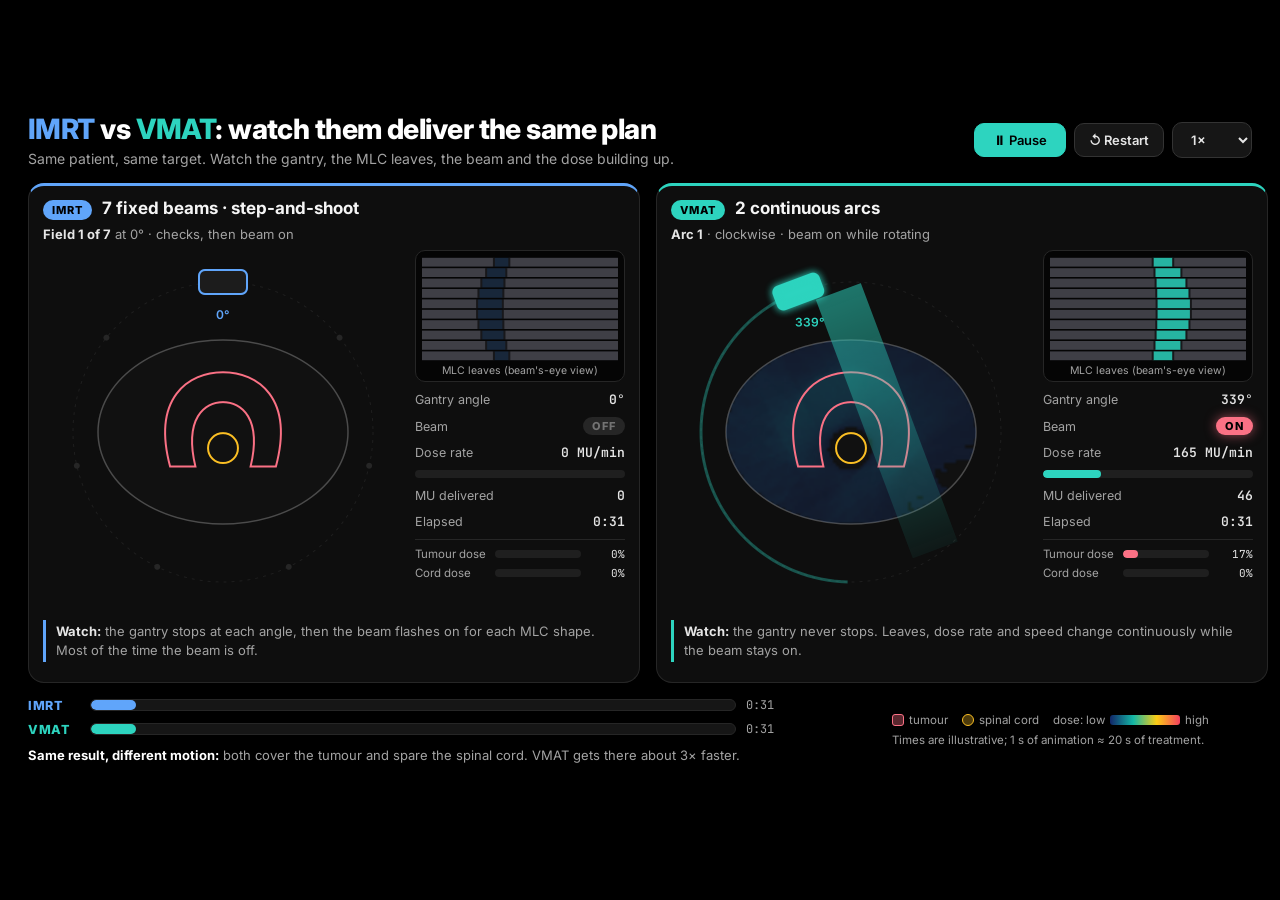
<file: infographic/imrt-vs-vmat-animation.html>
<!DOCTYPE html>
<html lang="en">
<head>
<meta charset="UTF-8">
<meta name="viewport" content="width=device-width, initial-scale=1">
<title>IMRT vs VMAT Animation</title>
<link href="https://fonts.googleapis.com/css2?family=Inter:wght@400;500;600;700;800&family=JetBrains+Mono:wght@500;600&display=swap" rel="stylesheet">
<style>
  :root {
    --bg: #000; --card: #0e0e0e; --line: #262626; --ink: #e5e5e5; --muted: #a3a3a3;
    --imrt: #60a5fa; --vmat: #2dd4bf; --rose: #fb7185; --amber: #fbbf24;
  }
  * { box-sizing: border-box; margin: 0; padding: 0; }
  html, body { background: var(--bg); height: 100%; overflow: hidden; }
  body { font-family: 'Inter', 'Liberation Sans', Arial, sans-serif; color: var(--ink); }
  #frame { width: 1280px; height: 720px; position: absolute; left: 0; top: 0; transform-origin: 0 0; padding: 22px 28px; }

  header { display: flex; align-items: center; justify-content: space-between; }
  h1 { font-size: 28px; font-weight: 800; letter-spacing: -0.02em; color: #fff; }
  h1 .i { color: var(--imrt); } h1 .v { color: var(--vmat); }
  .sub { font-size: 14px; color: var(--muted); margin-top: 4px; }
  .controls { display: flex; gap: 8px; align-items: center; }
  button, select {
    font: 600 13px 'Inter', sans-serif; color: var(--ink); background: #161616; border: 1px solid #333;
    border-radius: 10px; padding: 8px 14px; cursor: pointer;
  }
  button:hover, select:hover { border-color: #555; }
  button.primary { background: var(--vmat); color: #000; border-color: var(--vmat); min-width: 92px; }

  .stages { display: grid; grid-template-columns: 1fr 1fr; gap: 16px; margin-top: 16px; }
  .stage { background: var(--card); border: 1px solid var(--line); border-radius: 16px; padding: 12px 14px; height: 500px; }
  .stage.imrt { border-top: 3px solid var(--imrt); } .stage.vmat { border-top: 3px solid var(--vmat); }
  .stage-head { display: flex; align-items: baseline; gap: 10px; }
  .tag { font-size: 11px; font-weight: 800; letter-spacing: 0.1em; color: #000; border-radius: 999px; padding: 3px 9px; }
  .imrt .tag { background: var(--imrt); } .vmat .tag { background: var(--vmat); }
  .stage-head h2 { font-size: 17px; font-weight: 700; color: #f5f5f5; }
  .phase { font-size: 13px; color: var(--muted); margin-top: 6px; height: 18px; white-space: nowrap; overflow: hidden; text-overflow: ellipsis; }
  .phase b { color: var(--ink); }
  .body { display: grid; grid-template-columns: 360px 1fr; gap: 12px; margin-top: 6px; }
  canvas.view { width: 360px; height: 360px; display: block; }
  .side { display: flex; flex-direction: column; gap: 9px; }
  .bev-wrap { background: #050505; border: 1px solid var(--line); border-radius: 10px; padding: 6px 6px 4px; }
  .bev-wrap canvas { width: 196px; height: 104px; display: block; }
  .bev-label { font-size: 10.5px; color: var(--muted); margin-top: 3px; text-align: center; }
  .stat { display: flex; justify-content: space-between; align-items: center; font-size: 12.5px; color: var(--muted); }
  .stat .val { font-family: 'JetBrains Mono', 'DejaVu Sans Mono', monospace; font-weight: 600; color: var(--ink); font-size: 13px; }
  .pill { font-size: 11px; font-weight: 800; letter-spacing: 0.08em; border-radius: 999px; padding: 2px 9px; background: #262626; color: #737373; }
  .pill.on { background: var(--rose); color: #000; box-shadow: 0 0 12px rgba(251,113,133,0.6); }
  .meter { height: 8px; background: #1f1f1f; border-radius: 4px; overflow: hidden; }
  .meter > div { height: 100%; width: 0; border-radius: 4px; }
  .imrt .meter > div { background: var(--imrt); } .vmat .meter > div { background: var(--vmat); }
  .dvh { border-top: 1px solid var(--line); padding-top: 7px; display: flex; flex-direction: column; gap: 5px; }
  .dvh .row { display: grid; grid-template-columns: 74px 1fr 38px; align-items: center; gap: 6px; font-size: 11.5px; color: var(--muted); }
  .dvh .bar { height: 8px; background: #1f1f1f; border-radius: 4px; overflow: hidden; }
  .dvh .bar > div { height: 100%; width: 0; border-radius: 4px; }
  .dvh .t > div { background: var(--rose); } .dvh .o > div { background: var(--amber); }
  .dvh .pct { font-family: 'JetBrains Mono', monospace; font-size: 11px; color: var(--ink); text-align: right; }

  .watch { margin-top: 10px; font-size: 13px; line-height: 1.45; color: var(--muted); border-left: 3px solid; padding: 2px 0 2px 10px; }
  .imrt .watch { border-color: var(--imrt); } .vmat .watch { border-color: var(--vmat); }
  .watch b { color: var(--ink); }
  .takeaway { font-size: 13px; color: var(--muted); margin-top: 2px; }
  .takeaway b { color: #fff; }
  .bottom { display: grid; grid-template-columns: 1fr 360px; gap: 16px; margin-top: 14px; }
  .progress { display: flex; flex-direction: column; gap: 8px; justify-content: center; }
  .prow { display: grid; grid-template-columns: 52px 1fr 130px; align-items: center; gap: 10px; font-size: 12.5px; }
  .prow .name { font-weight: 800; letter-spacing: 0.05em; }
  .prow.imrt .name { color: var(--imrt); } .prow.vmat .name { color: var(--vmat); }
  .track { height: 12px; background: #161616; border: 1px solid #262626; border-radius: 6px; position: relative; overflow: hidden; }
  .track > div { position: absolute; left: 0; top: 0; bottom: 0; width: 0; border-radius: 6px; }
  .prow.imrt .track > div { background: var(--imrt); } .prow.vmat .track > div { background: var(--vmat); }
  .prow .time { font-family: 'JetBrains Mono', monospace; font-size: 12px; color: var(--muted); }
  .prow .time.done { color: var(--vmat); font-weight: 600; }
  .legend { display: flex; flex-wrap: wrap; gap: 6px 14px; align-content: center; font-size: 11.5px; color: var(--muted); }
  .sw { display: inline-block; width: 12px; height: 12px; border-radius: 3px; vertical-align: -2px; margin-right: 5px; }
  .grad { display: inline-block; width: 70px; height: 10px; border-radius: 3px; vertical-align: -1px; margin: 0 5px;
    background: linear-gradient(90deg, rgba(30,64,175,0.6), #14b8a6, #facc15, #f43f5e); }
</style>
</head>
<body>
<div id="frame">
  <header>
    <div>
      <h1><span class="i">IMRT</span> vs <span class="v">VMAT</span>: watch them deliver the same plan</h1>
      <div class="sub">Same patient, same target. Watch the gantry, the MLC leaves, the beam and the dose building up.</div>
    </div>
    <div class="controls">
      <button id="play" class="primary">⏸ Pause</button>
      <button id="restart">↺ Restart</button>
      <select id="speed" aria-label="Playback speed">
        <option value="0.5">0.5×</option>
        <option value="1" selected>1×</option>
        <option value="2">2×</option>
        <option value="4">4×</option>
      </select>
    </div>
  </header>

  <div class="stages">
    <section class="stage imrt" id="imrt">
      <div class="stage-head"><span class="tag">IMRT</span><h2>7 fixed beams · step-and-shoot</h2></div>
      <div class="phase"></div>
      <div class="body">
        <canvas class="view" width="720" height="720"></canvas>
        <div class="side">
          <div class="bev-wrap"><canvas class="bev" width="392" height="208"></canvas><div class="bev-label">MLC leaves (beam's-eye view)</div></div>
          <div class="stat">Gantry angle <span class="val angle">0°</span></div>
          <div class="stat">Beam <span class="pill beam">OFF</span></div>
          <div class="stat">Dose rate <span class="val rate">0 MU/min</span></div>
          <div class="meter"><div class="rate-bar"></div></div>
          <div class="stat">MU delivered <span class="val mu">0</span></div>
          <div class="stat">Elapsed <span class="val clock">0:00</span></div>
          <div class="dvh">
            <div class="row">Tumour dose <div class="bar t"><div></div></div><span class="pct tp">0%</span></div>
            <div class="row">Cord dose <div class="bar o"><div></div></div><span class="pct op">0%</span></div>
          </div>
        </div>
      </div>
      <div class="watch"><b>Watch:</b> the gantry stops at each angle, then the beam flashes on for each MLC shape. Most of the time the beam is off.</div>
    </section>

    <section class="stage vmat" id="vmat">
      <div class="stage-head"><span class="tag">VMAT</span><h2>2 continuous arcs</h2></div>
      <div class="phase"></div>
      <div class="body">
        <canvas class="view" width="720" height="720"></canvas>
        <div class="side">
          <div class="bev-wrap"><canvas class="bev" width="392" height="208"></canvas><div class="bev-label">MLC leaves (beam's-eye view)</div></div>
          <div class="stat">Gantry angle <span class="val angle">0°</span></div>
          <div class="stat">Beam <span class="pill beam">OFF</span></div>
          <div class="stat">Dose rate <span class="val rate">0 MU/min</span></div>
          <div class="meter"><div class="rate-bar"></div></div>
          <div class="stat">MU delivered <span class="val mu">0</span></div>
          <div class="stat">Elapsed <span class="val clock">0:00</span></div>
          <div class="dvh">
            <div class="row">Tumour dose <div class="bar t"><div></div></div><span class="pct tp">0%</span></div>
            <div class="row">Cord dose <div class="bar o"><div></div></div><span class="pct op">0%</span></div>
          </div>
        </div>
      </div>
      <div class="watch"><b>Watch:</b> the gantry never stops. Leaves, dose rate and speed change continuously while the beam stays on.</div>
    </section>
  </div>

  <div class="bottom">
    <div class="progress">
      <div class="prow imrt"><span class="name">IMRT</span><div class="track"><div id="p-imrt"></div></div><span class="time" id="t-imrt">0:00</span></div>
      <div class="prow vmat"><span class="name">VMAT</span><div class="track"><div id="p-vmat"></div></div><span class="time" id="t-vmat">0:00</span></div>
      <div class="takeaway"><b>Same result, different motion:</b> both cover the tumour and spare the spinal cord. VMAT gets there about 3× faster.</div>
    </div>
    <div class="legend">
      <span><span class="sw" style="background:rgba(251,113,133,0.35);border:1.5px solid #fb7185"></span>tumour</span>
      <span><span class="sw" style="background:rgba(251,191,36,0.3);border:1.5px solid #fbbf24;border-radius:50%"></span>spinal cord</span>
      <span>dose: low<span class="grad"></span>high</span>
      <span>Times are illustrative; 1 s of animation ≈ 20 s of treatment.</span>
    </div>
  </div>
</div>

<script>
(() => {
  // ---------------------------------------------------------------- geometry
  const W = 360, C = { x: 180, y: 182 }, R = 150;
  const CELL = 3, G = W / CELL;                 // dose grid: 120 x 120 cells
  const U_MIN = -135, U_STEP = 3, NB = 91;      // MLC bins across the beam
  const K = 1.15;                               // target scale

  function targetPath(ctx, s) {
    const cx = C.x * s, cy = C.y * s, k = K * s;
    ctx.beginPath();
    ctx.moveTo(cx - 46 * k, cy + 30 * k);
    ctx.bezierCurveTo(cx - 62 * k, cy - 30 * k, cx - 30 * k, cy - 52 * k, cx, cy - 52 * k);
    ctx.bezierCurveTo(cx + 30 * k, cy - 52 * k, cx + 62 * k, cy - 30 * k, cx + 46 * k, cy + 30 * k);
    ctx.lineTo(cx + 24 * k, cy + 30 * k);
    ctx.bezierCurveTo(cx + 34 * k, cy - 12 * k, cx + 16 * k, cy - 26 * k, cx, cy - 26 * k);
    ctx.bezierCurveTo(cx - 16 * k, cy - 26 * k, cx - 34 * k, cy - 12 * k, cx - 24 * k, cy + 30 * k);
    ctx.closePath();
  }
  const OAR = { x: C.x, y: C.y + 14 * K, r: 13 * K };
  const BODY = { rx: 125, ry: 92 };

  // Rasterise a shape onto the dose grid and return a boolean mask.
  function mask(draw) {
    const c = document.createElement('canvas'); c.width = c.height = G;
    const x = c.getContext('2d'); x.fillStyle = '#fff'; draw(x); x.fill();
    const d = x.getImageData(0, 0, G, G).data, m = new Uint8Array(G * G);
    for (let i = 0; i < G * G; i++) m[i] = d[i * 4 + 3] > 100 ? 1 : 0;
    return m;
  }
  const s = 1 / CELL;
  const tMask = mask(x => targetPath(x, s));
  const oMask = mask(x => { x.beginPath(); x.arc(OAR.x * s, OAR.y * s, (OAR.r + 5) * s, 0, 7); });
  const oCore = mask(x => { x.beginPath(); x.arc(OAR.x * s, OAR.y * s, OAR.r * s, 0, 7); });
  const bMask = mask(x => { x.beginPath(); x.ellipse(C.x * s, C.y * s, BODY.rx * s, BODY.ry * s, 0, 0, 7); });
  const cells = [];
  for (let gy = 0; gy < G; gy++) for (let gx = 0; gx < G; gx++) {
    const i = gy * G + gx;
    if (bMask[i]) cells.push({ i, x: (gx + 0.5) * CELL - C.x, y: (gy + 0.5) * CELL - C.y });
  }

  const rad = a => a * Math.PI / 180;
  const dirs = a => ({ d: { x: -Math.sin(rad(a)), y: Math.cos(rad(a)) }, u: { x: Math.cos(rad(a)), y: Math.sin(rad(a)) } });

  // For each gantry angle: which MLC bins see the tumour without crossing the cord.
  const lobes = [];
  for (let a = 0; a < 360; a++) {
    const { d, u } = dirs(a), open = [];
    for (let b = 0; b < NB; b++) {
      const uu = U_MIN + b * U_STEP; let hitT = false, hitO = false;
      for (let t = -170; t <= 170; t += 2) {
        const gx = Math.floor((C.x + uu * u.x + t * d.x) / CELL), gy = Math.floor((C.y + uu * u.y + t * d.y) / CELL);
        if (gx < 0 || gy < 0 || gx >= G || gy >= G) continue;
        const i = gy * G + gx; if (tMask[i]) hitT = true; if (oMask[i]) { hitO = true; break; }
      }
      open.push(hitT && !hitO);
    }
    const runs = []; let st = -1;
    for (let b = 0; b <= NB; b++) {
      if (b < NB && open[b]) { if (st < 0) st = b; }
      else if (st >= 0) { runs.push([U_MIN + st * U_STEP - 1.5, U_MIN + (b - 1) * U_STEP + 1.5]); st = -1; }
    }
    if (!runs.length) runs.push([0, 0]);
    lobes.push({ L: runs[0], Rr: runs[runs.length - 1] });
  }
  const lobeAt = a => lobes[((Math.round(a) % 360) + 360) % 360];
  const lerp = (a, b, f) => a + (b - a) * f;
  const lerpI = (p, q, f) => [lerp(p[0], q[0], f), lerp(p[1], q[1], f)];

  // ---------------------------------------------------------------- schedules
  // Phases: { t0, t1, a0, a1, i0, i1, on, rate (MU/s), text }
  function imrtSchedule() {
    const fields = [0, 51, 103, 154, 206, 257, 309], ph = []; let t = 0, prevI = null, prevA = 0;
    const segsFor = a => {
      const { L, Rr } = lobeAt(a);
      const wide = (L[1] - L[0]) >= (Rr[1] - Rr[0]) ? L : Rr, mid = (wide[0] + wide[1]) / 2, half = (wide[1] - wide[0]) / 4;
      return [L, Rr, [mid - half, mid + half]];
    };
    fields.forEach((a, n) => {
      const segs = segsFor(a);
      if (n) {
        const dur = (a - prevA) / 6;   // gantry 6°/s
        ph.push({ t0: t, t1: t + dur, a0: prevA, a1: a, i0: prevI, i1: segs[0], on: false, rate: 0, text: `<b>Gantry rotating</b> to ${a}° · beam off` });
        t += dur;
      } else prevI = segs[0];
      ph.push({ t0: t, t1: t + 40, a0: a, a1: a, i0: segs[0], i1: segs[0], on: false, rate: 0, text: `<b>Field ${n + 1} of 7</b> at ${a}° · checks, then beam on` });
      t += 40;
      segs.forEach((sg, k) => {
        if (k) {
          ph.push({ t0: t, t1: t + 4, a0: a, a1: a, i0: segs[k - 1], i1: sg, on: false, rate: 0, text: `<b>Leaves moving</b> to segment ${k + 1} · beam paused` });
          t += 4;
        }
        ph.push({ t0: t, t1: t + 2.5, a0: a, a1: a, i0: sg, i1: sg, on: true, rate: 10, text: `<b>Beam on</b> · field ${n + 1}, segment ${k + 1} of 3 at ${a}°` });
        t += 2.5;
      });
      prevI = segs[2]; prevA = a;
    });
    return ph;
  }

  function vmatRate(a) {
    const r = rad(a);
    return 1 + 4.2 * (0.5 + 0.5 * Math.sin(r * 3 + 1)) * (0.6 + 0.4 * Math.cos(r * 2));
  }
  function vmatSchedule() {
    return [
      { t0: 0, t1: 70, a0: 180, a1: 540, arc: 1, on: true, text: '<b>Arc 1</b> · clockwise · beam on while rotating' },
      { t0: 70, t1: 88, a0: 540, a1: 540, arc: 0, on: false, text: '<b>Between arcs</b> · beam off for a moment' },
      { t0: 88, t1: 158, a0: 540, a1: 180, arc: 2, on: true, text: '<b>Arc 2</b> · counter-clockwise · beam on while rotating' },
    ];
  }
  // VMAT aperture: inside each 10° sector the opening slides from one lobe to the other.
  function vmatInterval(a) {
    const { L, Rr } = lobeAt(a), p = (((a % 10) + 10) % 10) / 10;
    if (p < 0.42) return { i: L, slide: false };
    if (p > 0.58) return { i: Rr, slide: false };
    return { i: lerpI(L, Rr, (p - 0.42) / 0.16), slide: true };
  }

  function stateAt(sim, t) {
    const ph = sim.phases;
    let p = ph[ph.length - 1];
    for (const q of ph) if (t < q.t1) { p = q; break; }
    const f = Math.min(1, Math.max(0, (t - p.t0) / (p.t1 - p.t0)));
    const a = lerp(p.a0, p.a1, f);
    if (sim.kind === 'imrt') {
      return { a, i: p.i1 ? lerpI(p.i0, p.i1, f) : p.i0, on: p.on && t < sim.total, rate: p.rate, text: t >= sim.total ? '<b>Done.</b> All 7 fields delivered.' : p.text };
    }
    const v = vmatInterval(a);
    let rate = p.on ? vmatRate(a) * (v.slide ? 0.15 : 1) : 0;
    return { a, i: v.i, on: p.on && t < sim.total, rate, text: t >= sim.total ? '<b>Done.</b> Both arcs delivered.' : p.text, arc: p.arc };
  }

  // ---------------------------------------------------------------- dose engine
  function makeSim(kind) {
    const phases = kind === 'imrt' ? imrtSchedule() : vmatSchedule();
    return { kind, phases, total: phases[phases.length - 1].t1, t: 0, mu: 0, dose: new Float32Array(G * G), trail: [] };
  }
  function deposit(sim, st, dt) {
    if (!st.on || st.rate <= 0) return;
    const { d, u } = dirs(st.a), [lo, hi] = st.i, w = st.rate * dt;
    for (const c of cells) {
      const uu = c.x * u.x + c.y * u.y;
      if (uu < lo || uu > hi) continue;
      const depth = c.x * d.x + c.y * d.y + 125;   // distance into the body
      sim.dose[c.i] += w * Math.exp(-0.0035 * depth);
    }
    sim.mu += w;
  }
  function advance(sim, dtSim) {
    let left = Math.min(dtSim, sim.total - sim.t);
    while (left > 1e-9) {
      const h = Math.min(0.5, left), st = stateAt(sim, sim.t + h / 2);
      deposit(sim, st, h);
      sim.t += h; left -= h;
      if (sim.kind === 'vmat' && st.on) sim.trail.push(st.a);
    }
    if (sim.total - sim.t < 1e-6) sim.t = sim.total;   // absorb float drift so "done" triggers
  }
  function stats(sim) {
    let ts = 0, tn = 0, os = 0, on = 0;
    for (const c of cells) { if (tMask[c.i]) { ts += sim.dose[c.i]; tn++; } if (oCore[c.i]) { os += sim.dose[c.i]; on++; } }
    return { t: ts / tn, o: os / on };
  }
  // Pre-run each plan to find its final dose, so colours and % bars are on a fixed scale.
  function finalScale(kind) {
    const sim = makeSim(kind); advance(sim, sim.total);
    let max = 0; for (const c of cells) max = Math.max(max, sim.dose[c.i]);
    return { max, rx: stats(sim).t };
  }

  // ---------------------------------------------------------------- drawing
  const COL = [[0, [30, 64, 175]], [0.35, [20, 184, 166]], [0.7, [250, 204, 21]], [1, [244, 63, 94]]];
  function cmap(v) {
    for (let k = 1; k < COL.length; k++) if (v <= COL[k][0]) {
      const [v0, c0] = COL[k - 1], [v1, c1] = COL[k], f = (v - v0) / (v1 - v0);
      return c0.map((x, j) => x + (c1[j] - x) * f);
    }
    return COL[COL.length - 1][1];
  }

  function setupView(kind) {
    const root = document.getElementById(kind);
    const view = root.querySelector('canvas.view'), bev = root.querySelector('canvas.bev');
    const vctx = view.getContext('2d'); vctx.scale(2, 2);
    const bctx = bev.getContext('2d'); bctx.scale(2, 2);
    const off = document.createElement('canvas'); off.width = off.height = G;
    const q = sel => root.querySelector(sel);
    return { kind, root, vctx, bctx, off, octx: off.getContext('2d'), img: new ImageData(G, G),
      color: kind === 'imrt' ? '#60a5fa' : '#2dd4bf', rgb: kind === 'imrt' ? '96,165,250' : '45,212,191',
      el: { phase: q('.phase'), angle: q('.angle'), beam: q('.beam'), rate: q('.rate'), rateBar: q('.rate-bar'), mu: q('.mu'), clock: q('.clock'),
            tb: q('.bar.t > div'), ob: q('.bar.o > div'), tp: q('.tp'), op: q('.op') } };
  }

  const fmt = t => `${Math.floor(t / 60)}:${String(Math.floor(t % 60)).padStart(2, '0')}`;

  function drawView(v, sim, st, scale) {
    const x = v.vctx;
    x.clearRect(0, 0, W, W);
    // gantry ring
    x.strokeStyle = '#1f1f1f'; x.lineWidth = 1; x.setLineDash([3, 5]);
    x.beginPath(); x.arc(C.x, C.y, R, 0, 7); x.stroke(); x.setLineDash([]);
    if (sim.kind === 'imrt') {
      [0, 51, 103, 154, 206, 257, 309].forEach(a => {
        x.fillStyle = '#262626';
        x.beginPath(); x.arc(C.x + R * Math.sin(rad(a)), C.y - R * Math.cos(rad(a)), 3, 0, 7); x.fill();
      });
    } else if (sim.trail.length > 1) {
      x.strokeStyle = 'rgba(45,212,191,0.35)'; x.lineWidth = 3; x.beginPath();
      sim.trail.forEach((a, n) => { const px = C.x + R * Math.sin(rad(a)), py = C.y - R * Math.cos(rad(a)); n ? x.lineTo(px, py) : x.moveTo(px, py); });
      x.stroke();
    }
    // body
    x.fillStyle = '#111'; x.strokeStyle = '#4b4b4b'; x.lineWidth = 1.5;
    x.beginPath(); x.ellipse(C.x, C.y, BODY.rx, BODY.ry, 0, 0, 7); x.fill(); x.stroke();
    // dose wash
    const data = v.img.data;
    for (let i = 0; i < G * G; i++) {
      const val = sim.dose[i] / scale.max;
      if (val < 0.02) { data[i * 4 + 3] = 0; continue; }
      const c = cmap(Math.min(1, val));
      data[i * 4] = c[0]; data[i * 4 + 1] = c[1]; data[i * 4 + 2] = c[2]; data[i * 4 + 3] = Math.min(220, 40 + val * 230);
    }
    v.octx.putImageData(v.img, 0, 0);
    x.save(); x.beginPath(); x.ellipse(C.x, C.y, BODY.rx, BODY.ry, 0, 0, 7); x.clip();
    x.imageSmoothingEnabled = true; x.drawImage(v.off, 0, 0, W, W); x.restore();
    // structures
    targetPath(x, 1); x.strokeStyle = '#fb7185'; x.lineWidth = 2; x.stroke();
    x.beginPath(); x.arc(OAR.x, OAR.y, OAR.r, 0, 7); x.strokeStyle = '#fbbf24'; x.lineWidth = 2; x.stroke();
    // beam
    const { d, u } = dirs(st.a), [lo, hi] = st.i;
    const P = (uu, t) => [C.x + uu * u.x - t * d.x, C.y + uu * u.y - t * d.y];
    if (st.on && hi > lo) {
      const pts = [P(lo, R - 14), P(hi, R - 14), P(hi, -R + 10), P(lo, -R + 10)];
      const g = x.createLinearGradient(...P(0, R), ...P(0, -R));
      g.addColorStop(0, `rgba(${v.rgb},0.55)`); g.addColorStop(1, `rgba(${v.rgb},0.04)`);
      x.fillStyle = g; x.beginPath(); pts.forEach((p, n) => n ? x.lineTo(...p) : x.moveTo(...p)); x.closePath(); x.fill();
    }
    // gantry head
    const hx = C.x + R * Math.sin(rad(st.a)), hy = C.y - R * Math.cos(rad(st.a));
    x.save(); x.translate(hx, hy); x.rotate(rad(st.a));
    if (st.on) { x.shadowColor = v.color; x.shadowBlur = 16; }
    x.fillStyle = st.on ? v.color : '#1c1c1c'; x.strokeStyle = v.color; x.lineWidth = 2;
    x.beginPath(); x.roundRect(-24, -12, 48, 24, 6); x.fill(); x.stroke();
    x.restore();
    const lx = C.x + (R + 0) * Math.sin(rad(st.a)) * 0.78, ly = C.y - R * Math.cos(rad(st.a)) * 0.78;
    x.font = '600 12px Inter, sans-serif'; x.textAlign = 'center'; x.fillStyle = v.color;
    x.fillText(`${Math.round(((st.a % 360) + 360) % 360)}°`, lx, ly + 4);
  }

  function drawBEV(v, st) {
    const x = v.bctx, w = 196, h = 104, rows = 10, rh = h / rows;
    x.clearRect(0, 0, w, h);
    const mapU = uu => (uu - U_MIN) / (NB * U_STEP) * w;
    for (let r = 0; r < rows; r++) {
      const f = Math.sqrt(Math.max(0.15, 1 - ((r - 4.5) / 5.6) ** 2));
      const a = mapU(st.i[0] * f), b = mapU(st.i[1] * f), y = r * rh;
      x.fillStyle = st.on ? `rgba(${v.rgb},0.85)` : `rgba(${v.rgb},0.22)`;
      x.fillRect(a, y + 0.8, Math.max(0, b - a), rh - 1.6);
      x.fillStyle = '#3f3f46';
      x.fillRect(0, y + 0.8, Math.max(0, a), rh - 1.6);
      x.fillRect(b, y + 0.8, Math.max(0, w - b), rh - 1.6);
      x.fillStyle = '#18181b'; x.fillRect(a - 1, y + 0.8, 2, rh - 1.6); x.fillRect(b - 1, y + 0.8, 2, rh - 1.6);
    }
  }

  function drawPanel(v, sim, st, scale) {
    const e = v.el, ang = Math.round(((st.a % 360) + 360) % 360);
    e.phase.innerHTML = st.text;
    e.angle.textContent = `${ang}°`;
    e.beam.textContent = st.on ? 'ON' : 'OFF'; e.beam.classList.toggle('on', st.on);
    const mpm = st.on ? Math.round(st.rate * 60) : 0;
    e.rate.textContent = `${mpm} MU/min`; e.rateBar.style.width = `${Math.min(100, mpm / 6)}%`;
    e.mu.textContent = Math.round(sim.mu);
    e.clock.textContent = fmt(sim.t);
    const s2 = stats(sim), tp = Math.min(100, Math.round(100 * s2.t / scale.rx)), op = Math.min(100, Math.round(100 * s2.o / scale.rx));
    e.tb.style.width = `${Math.min(100, tp)}%`; e.tp.textContent = `${tp}%`;
    e.ob.style.width = `${Math.min(100, op)}%`; e.op.textContent = `${op}%`;
  }

  // ---------------------------------------------------------------- loop
  const scales = { imrt: finalScale('imrt'), vmat: finalScale('vmat') };
  const views = { imrt: setupView('imrt'), vmat: setupView('vmat') };
  let sims, playing = true, speed = 1, last = null;
  const SIM_PER_SEC = 20;   // treatment seconds per animation second
  const HOLD = 2.5;         // seconds to hold the final frame before looping
  let holdLeft = HOLD;

  function reset() { sims = { imrt: makeSim('imrt'), vmat: makeSim('vmat') }; holdLeft = HOLD; }

  function render() {
    for (const k of ['imrt', 'vmat']) {
      const sim = sims[k], st = stateAt(sim, sim.t), v = views[k];
      drawView(v, sim, st, scales[k]); drawBEV(v, st); drawPanel(v, sim, st, scales[k]);
      const T = sims.imrt.total;
      document.getElementById(`p-${k}`).style.width = `${100 * sim.t / T}%`;
      const te = document.getElementById(`t-${k}`), done = sim.t >= sim.total;
      te.textContent = done ? `✓ done in ${fmt(sim.total)}` : fmt(sim.t);
      te.classList.toggle('done', done);
    }
  }

  function step(dtAnim) {
    const finished = sims.imrt.t >= sims.imrt.total && sims.vmat.t >= sims.vmat.total;
    if (finished) { holdLeft -= dtAnim; if (holdLeft <= 0 && !window.__recording) reset(); }
    else for (const k of ['imrt', 'vmat']) advance(sims[k], dtAnim * SIM_PER_SEC * speed);
    render();
  }

  function frame(ts) {
    if (last !== null && playing && !window.__recording) step(Math.min(0.1, (ts - last) / 1000));
    last = ts; requestAnimationFrame(frame);
  }

  const playBtn = document.getElementById('play');
  playBtn.onclick = () => { playing = !playing; playBtn.textContent = playing ? '⏸ Pause' : '▶ Play'; };
  document.getElementById('restart').onclick = () => { reset(); render(); };
  document.getElementById('speed').onchange = e => { speed = parseFloat(e.target.value); };

  function fit() {
    const s = Math.min(innerWidth / 1280, innerHeight / 720);
    const f = document.getElementById('frame');
    f.style.transform = `scale(${s})`;
    f.style.left = `${(innerWidth - 1280 * s) / 2}px`; f.style.top = `${(innerHeight - 720 * s) / 2}px`;
  }
  addEventListener('resize', fit); fit();

  // Hooks for frame-accurate video export.
  window.__startRecording = () => { window.__recording = true; reset(); render(); };
  window.__step = dt => step(dt);
  window.__duration = () => sims.imrt.total / SIM_PER_SEC + HOLD;

  reset(); render(); requestAnimationFrame(frame);
})();
</script>
</body>
</html>
</file>
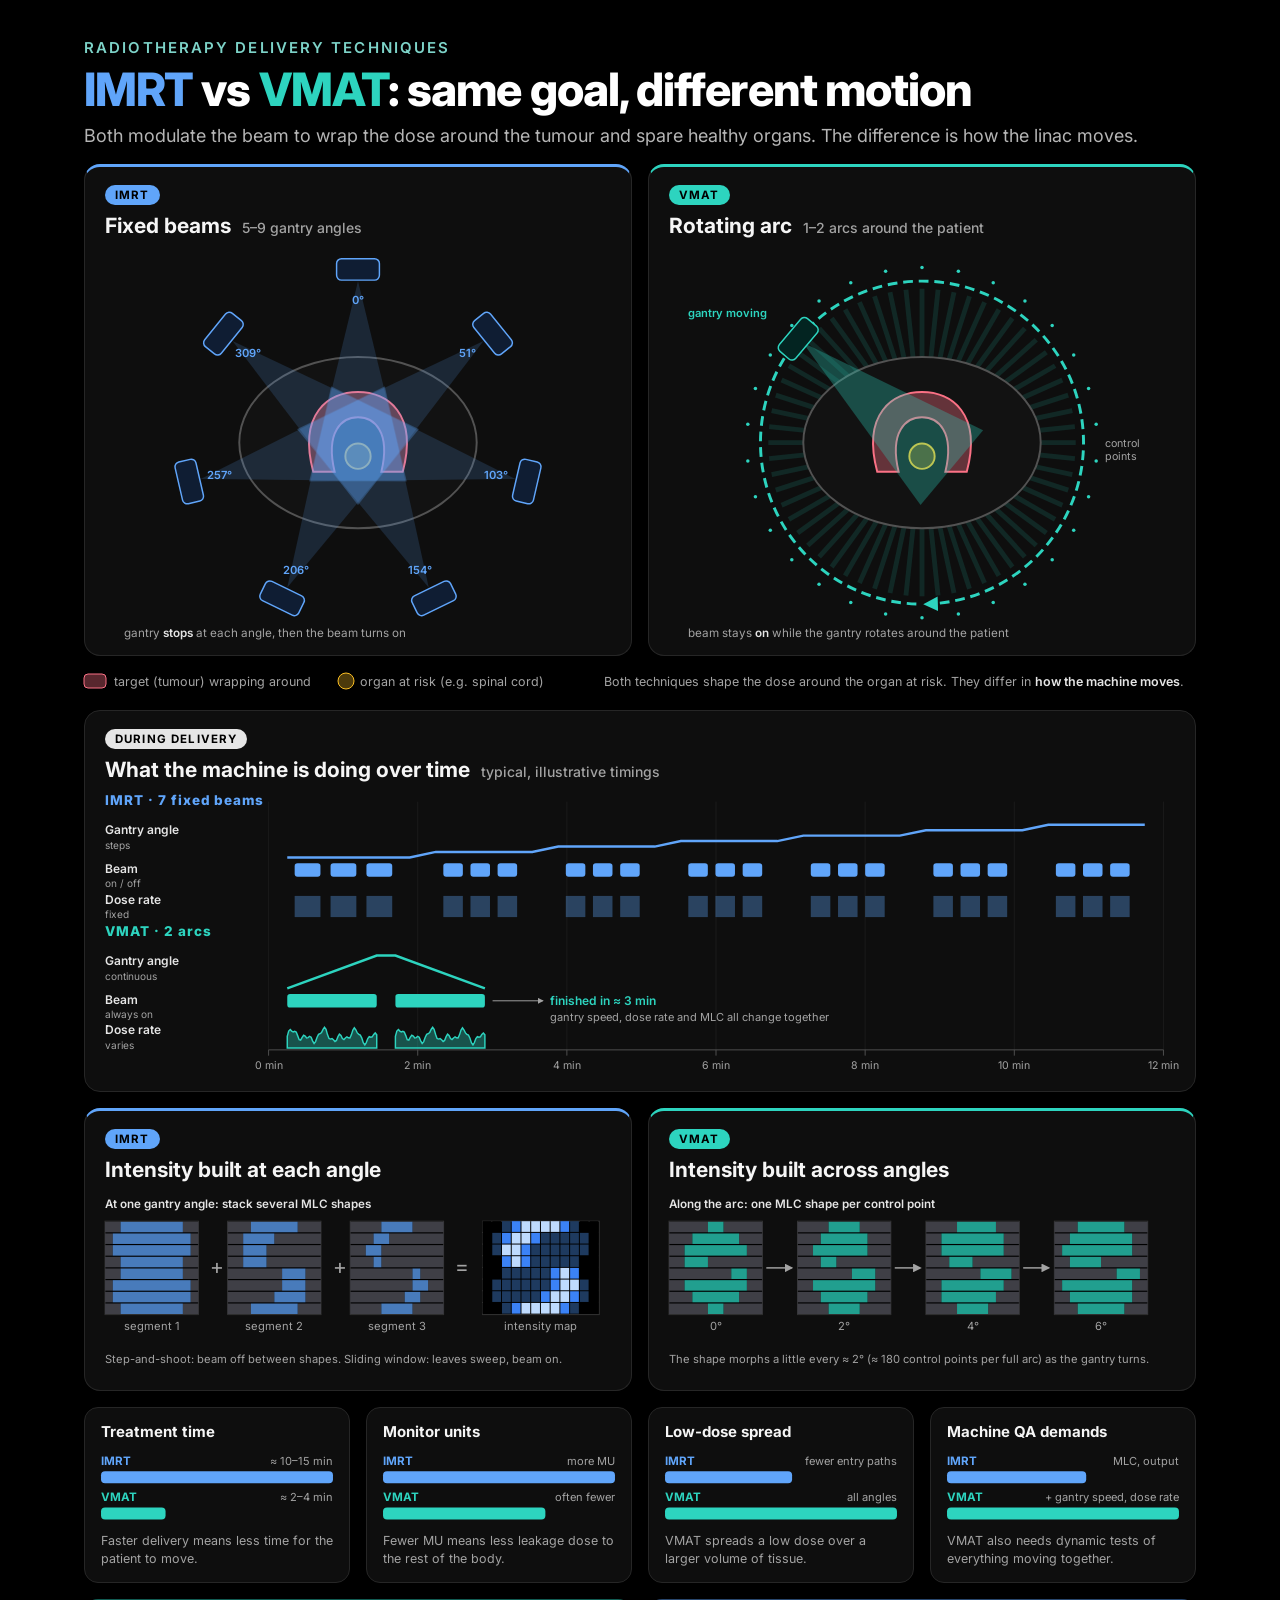
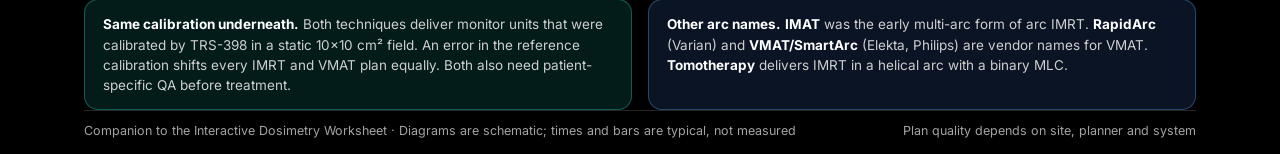
<file: infographic/imrt-vs-vmat-dark.html>
<!DOCTYPE html>
<html lang="en">
<head>
<meta charset="UTF-8">
<meta name="viewport" content="width=1240">
<title>IMRT vs VMAT</title>
<link href="https://fonts.googleapis.com/css2?family=Inter:wght@400;500;600;700;800&display=swap" rel="stylesheet">
<style>
  :root { --bg: #000; --card: #0e0e0e; --line: #262626; --ink: #e5e5e5; --muted: #a3a3a3; --imrt: #60a5fa; --vmat: #2dd4bf; }
  * { box-sizing: border-box; margin: 0; padding: 0; }
  html, body { background: var(--bg); }
  body { font-family: 'Inter', 'Liberation Sans', Arial, sans-serif; color: var(--ink); -webkit-print-color-adjust: exact; print-color-adjust: exact; }
  @page { size: 1240px 1754px; margin: 0; }
  svg { display: block; font-family: 'Inter', 'Liberation Sans', Arial, sans-serif; overflow: visible; }
  .poster { width: 1240px; height: 1754px; margin: 0 auto; padding: 38px 64px 0; display: flex; flex-direction: column; overflow: hidden; }
  .eyebrow { font-size: 15px; font-weight: 600; letter-spacing: 0.14em; text-transform: uppercase; color: #7dd3c8; }
  h1 { font-size: 46px; font-weight: 800; letter-spacing: -0.02em; color: #fff; margin-top: 8px; line-height: 1.08; }
  h1 .i { color: var(--imrt); } h1 .v { color: var(--vmat); }
  .lede { font-size: 18px; color: #b5b5b5; margin-top: 10px; }
  .grid { display: grid; gap: 16px; margin-top: 16px; }
  .g2 { grid-template-columns: 1fr 1fr; }
  .g4 { grid-template-columns: repeat(4, 1fr); }
  .panel { background: var(--card); border: 1px solid var(--line); border-radius: 16px; padding: 16px 20px 14px; }
  .panel.imrt { border-top: 3px solid var(--imrt); } .panel.vmat { border-top: 3px solid var(--vmat); }
  .tag { display: inline-block; font-size: 11.5px; font-weight: 700; letter-spacing: 0.1em; color: #000; border-radius: 999px; padding: 3px 10px; background: #e5e5e5; }
  .tag.imrt { background: var(--imrt); } .tag.vmat { background: var(--vmat); }
  .panel h2 { font-size: 21px; font-weight: 700; color: #f5f5f5; margin-top: 8px; }
  .panel h2 small { font-size: 14px; font-weight: 500; color: var(--muted); margin-left: 6px; }
  .fig { margin-top: 10px; }
  .fig svg { width: 100%; height: auto; }
  .card { background: var(--card); border: 1px solid var(--line); border-radius: 14px; padding: 14px 16px; }
  .card h3 { font-size: 15px; font-weight: 700; color: #f5f5f5; margin-bottom: 10px; }
  .card svg { width: 100%; height: auto; }
  .card p { font-size: 12.5px; color: var(--muted); line-height: 1.45; margin-top: 10px; }
  .strip { display: grid; grid-template-columns: 1fr 1fr; gap: 16px; margin-top: 16px; }
  .note { background: #031c19; border: 1px solid rgba(45,212,191,0.35); border-radius: 14px; padding: 14px 18px; font-size: 13.5px; line-height: 1.5; color: #cfcfcf; }
  .note.alt { background: #0b1424; border-color: rgba(96,165,250,0.35); }
  .note b { color: #fff; }
  .footer { margin-top: auto; padding: 12px 0 16px; font-size: 12.5px; color: var(--muted); display: flex; justify-content: space-between; border-top: 1px solid var(--line); }
</style>
</head>
<body>
<div class="poster">
  <div class="eyebrow">Radiotherapy delivery techniques</div>
  <h1><span class="i">IMRT</span> vs <span class="v">VMAT</span>: same goal, different motion</h1>
  <p class="lede">Both modulate the beam to wrap the dose around the tumour and spare healthy organs. The difference is how the linac moves.</p>

  <section class="grid g2" style="margin-top:18px">
    <div class="panel imrt">
      <span class="tag imrt">IMRT</span>
      <h2>Fixed beams <small>5–9 gantry angles</small></h2>
      <div class="fig">
<svg viewBox="0 0 520 404" width="520" height="404">
  
<defs>
  <marker id="ah" viewBox="0 0 10 10" refX="8" refY="5" markerWidth="6" markerHeight="6" orient="auto-start-reverse"><path d="M0,0 L10,5 L0,10 z" fill="#a3a3a3"/></marker>
  <marker id="ah-vmat" viewBox="0 0 10 10" refX="7" refY="5" markerWidth="5" markerHeight="5" orient="auto-start-reverse"><path d="M0,0 L10,5 L0,10 z" fill="#2dd4bf"/></marker>
</defs>
  
  <ellipse cx="260" cy="200" rx="122" ry="88" fill="#121212" stroke="#525252" stroke-width="2"/>
  <path d="M214,230 C198,170 230,148 260,148
           C290,148 322,170 306,230
           L284,230 C294,188 276,174 260,174
           C244,174 226,188 236,230 Z"
        fill="#fb7185" fill-opacity="0.35" stroke="#fb7185" stroke-width="2"/>
  <circle cx="260" cy="214" r="13" fill="#fbbf24" fill-opacity="0.3" stroke="#fbbf24" stroke-width="2"/>
  <polygon points="260.0,34.0 310.0,240.0 210.0,240.0" fill="#60a5fa" fill-opacity="0.16"/><polygon points="389.0,95.5 260.4,264.0 197.4,186.3" fill="#60a5fa" fill-opacity="0.16"/><polygon points="421.7,237.3 209.8,239.7 232.3,142.3" fill="#60a5fa" fill-opacity="0.16"/><polygon points="332.8,349.2 197.5,186.0 287.4,142.1" fill="#60a5fa" fill-opacity="0.16"/><polygon points="187.2,349.2 232.6,142.1 322.5,186.0" fill="#60a5fa" fill-opacity="0.16"/><polygon points="98.3,237.3 287.7,142.3 310.2,239.7" fill="#60a5fa" fill-opacity="0.16"/><polygon points="131.0,95.5 322.6,186.3 259.6,264.0" fill="#60a5fa" fill-opacity="0.16"/>
  <rect x="238.0" y="11.0" width="44" height="22" rx="5" fill="#0f1d33" stroke="#60a5fa" stroke-width="1.5" transform="rotate(0 260.0 22.0)"/><rect x="376.3" y="77.0" width="44" height="22" rx="5" fill="#0f1d33" stroke="#60a5fa" stroke-width="1.5" transform="rotate(51 398.3 88.0)"/><rect x="411.4" y="229.0" width="44" height="22" rx="5" fill="#0f1d33" stroke="#60a5fa" stroke-width="1.5" transform="rotate(103 433.4 240.0)"/><rect x="316.0" y="349.0" width="44" height="22" rx="5" fill="#0f1d33" stroke="#60a5fa" stroke-width="1.5" transform="rotate(154 338.0 360.0)"/><rect x="160.0" y="349.0" width="44" height="22" rx="5" fill="#0f1d33" stroke="#60a5fa" stroke-width="1.5" transform="rotate(206 182.0 360.0)"/><rect x="64.6" y="229.0" width="44" height="22" rx="5" fill="#0f1d33" stroke="#60a5fa" stroke-width="1.5" transform="rotate(257 86.6 240.0)"/><rect x="99.7" y="77.0" width="44" height="22" rx="5" fill="#0f1d33" stroke="#60a5fa" stroke-width="1.5" transform="rotate(309 121.7 88.0)"/>
  <text x="260" y="58" text-anchor="middle" font-size="11.5" font-weight="600" fill="#60a5fa">0°</text><text x="373" y="112" text-anchor="middle" font-size="11.5" font-weight="600" fill="#60a5fa">51°</text><text x="402" y="237" text-anchor="middle" font-size="11.5" font-weight="600" fill="#60a5fa">103°</text><text x="324" y="335" text-anchor="middle" font-size="11.5" font-weight="600" fill="#60a5fa">154°</text><text x="196" y="335" text-anchor="middle" font-size="11.5" font-weight="600" fill="#60a5fa">206°</text><text x="118" y="237" text-anchor="middle" font-size="11.5" font-weight="600" fill="#60a5fa">257°</text><text x="147" y="112" text-anchor="middle" font-size="11.5" font-weight="600" fill="#60a5fa">309°</text>
  <text x="20" y="400" font-size="12" fill="#a3a3a3">gantry <tspan fill="#e5e5e5" font-weight="600">stops</tspan> at each angle, then the beam turns on</text>
</svg></div>
    </div>
    <div class="panel vmat">
      <span class="tag vmat">VMAT</span>
      <h2>Rotating arc <small>1–2 arcs around the patient</small></h2>
      <div class="fig">
<svg viewBox="0 0 520 404" width="520" height="404">
  
<defs>
  <marker id="ah" viewBox="0 0 10 10" refX="8" refY="5" markerWidth="6" markerHeight="6" orient="auto-start-reverse"><path d="M0,0 L10,5 L0,10 z" fill="#a3a3a3"/></marker>
  <marker id="ah-vmat" viewBox="0 0 10 10" refX="7" refY="5" markerWidth="5" markerHeight="5" orient="auto-start-reverse"><path d="M0,0 L10,5 L0,10 z" fill="#2dd4bf"/></marker>
</defs>
  <line x1="260.0" y1="42.0" x2="260" y2="200" stroke="#2dd4bf" stroke-opacity="0.13" stroke-width="5"/><line x1="276.5" y1="42.9" x2="260" y2="200" stroke="#2dd4bf" stroke-opacity="0.13" stroke-width="5"/><line x1="292.9" y1="45.5" x2="260" y2="200" stroke="#2dd4bf" stroke-opacity="0.13" stroke-width="5"/><line x1="308.8" y1="49.7" x2="260" y2="200" stroke="#2dd4bf" stroke-opacity="0.13" stroke-width="5"/><line x1="324.3" y1="55.7" x2="260" y2="200" stroke="#2dd4bf" stroke-opacity="0.13" stroke-width="5"/><line x1="339.0" y1="63.2" x2="260" y2="200" stroke="#2dd4bf" stroke-opacity="0.13" stroke-width="5"/><line x1="352.9" y1="72.2" x2="260" y2="200" stroke="#2dd4bf" stroke-opacity="0.13" stroke-width="5"/><line x1="365.7" y1="82.6" x2="260" y2="200" stroke="#2dd4bf" stroke-opacity="0.13" stroke-width="5"/><line x1="377.4" y1="94.3" x2="260" y2="200" stroke="#2dd4bf" stroke-opacity="0.13" stroke-width="5"/><line x1="387.8" y1="107.1" x2="260" y2="200" stroke="#2dd4bf" stroke-opacity="0.13" stroke-width="5"/><line x1="396.8" y1="121.0" x2="260" y2="200" stroke="#2dd4bf" stroke-opacity="0.13" stroke-width="5"/><line x1="404.3" y1="135.7" x2="260" y2="200" stroke="#2dd4bf" stroke-opacity="0.13" stroke-width="5"/><line x1="410.3" y1="151.2" x2="260" y2="200" stroke="#2dd4bf" stroke-opacity="0.13" stroke-width="5"/><line x1="414.5" y1="167.1" x2="260" y2="200" stroke="#2dd4bf" stroke-opacity="0.13" stroke-width="5"/><line x1="417.1" y1="183.5" x2="260" y2="200" stroke="#2dd4bf" stroke-opacity="0.13" stroke-width="5"/><line x1="418.0" y1="200.0" x2="260" y2="200" stroke="#2dd4bf" stroke-opacity="0.13" stroke-width="5"/><line x1="417.1" y1="216.5" x2="260" y2="200" stroke="#2dd4bf" stroke-opacity="0.13" stroke-width="5"/><line x1="414.5" y1="232.9" x2="260" y2="200" stroke="#2dd4bf" stroke-opacity="0.13" stroke-width="5"/><line x1="410.3" y1="248.8" x2="260" y2="200" stroke="#2dd4bf" stroke-opacity="0.13" stroke-width="5"/><line x1="404.3" y1="264.3" x2="260" y2="200" stroke="#2dd4bf" stroke-opacity="0.13" stroke-width="5"/><line x1="396.8" y1="279.0" x2="260" y2="200" stroke="#2dd4bf" stroke-opacity="0.13" stroke-width="5"/><line x1="387.8" y1="292.9" x2="260" y2="200" stroke="#2dd4bf" stroke-opacity="0.13" stroke-width="5"/><line x1="377.4" y1="305.7" x2="260" y2="200" stroke="#2dd4bf" stroke-opacity="0.13" stroke-width="5"/><line x1="365.7" y1="317.4" x2="260" y2="200" stroke="#2dd4bf" stroke-opacity="0.13" stroke-width="5"/><line x1="352.9" y1="327.8" x2="260" y2="200" stroke="#2dd4bf" stroke-opacity="0.13" stroke-width="5"/><line x1="339.0" y1="336.8" x2="260" y2="200" stroke="#2dd4bf" stroke-opacity="0.13" stroke-width="5"/><line x1="324.3" y1="344.3" x2="260" y2="200" stroke="#2dd4bf" stroke-opacity="0.13" stroke-width="5"/><line x1="308.8" y1="350.3" x2="260" y2="200" stroke="#2dd4bf" stroke-opacity="0.13" stroke-width="5"/><line x1="292.9" y1="354.5" x2="260" y2="200" stroke="#2dd4bf" stroke-opacity="0.13" stroke-width="5"/><line x1="276.5" y1="357.1" x2="260" y2="200" stroke="#2dd4bf" stroke-opacity="0.13" stroke-width="5"/><line x1="260.0" y1="358.0" x2="260" y2="200" stroke="#2dd4bf" stroke-opacity="0.13" stroke-width="5"/><line x1="243.5" y1="357.1" x2="260" y2="200" stroke="#2dd4bf" stroke-opacity="0.13" stroke-width="5"/><line x1="227.1" y1="354.5" x2="260" y2="200" stroke="#2dd4bf" stroke-opacity="0.13" stroke-width="5"/><line x1="211.2" y1="350.3" x2="260" y2="200" stroke="#2dd4bf" stroke-opacity="0.13" stroke-width="5"/><line x1="195.7" y1="344.3" x2="260" y2="200" stroke="#2dd4bf" stroke-opacity="0.13" stroke-width="5"/><line x1="181.0" y1="336.8" x2="260" y2="200" stroke="#2dd4bf" stroke-opacity="0.13" stroke-width="5"/><line x1="167.1" y1="327.8" x2="260" y2="200" stroke="#2dd4bf" stroke-opacity="0.13" stroke-width="5"/><line x1="154.3" y1="317.4" x2="260" y2="200" stroke="#2dd4bf" stroke-opacity="0.13" stroke-width="5"/><line x1="142.6" y1="305.7" x2="260" y2="200" stroke="#2dd4bf" stroke-opacity="0.13" stroke-width="5"/><line x1="132.2" y1="292.9" x2="260" y2="200" stroke="#2dd4bf" stroke-opacity="0.13" stroke-width="5"/><line x1="123.2" y1="279.0" x2="260" y2="200" stroke="#2dd4bf" stroke-opacity="0.13" stroke-width="5"/><line x1="115.7" y1="264.3" x2="260" y2="200" stroke="#2dd4bf" stroke-opacity="0.13" stroke-width="5"/><line x1="109.7" y1="248.8" x2="260" y2="200" stroke="#2dd4bf" stroke-opacity="0.13" stroke-width="5"/><line x1="105.5" y1="232.9" x2="260" y2="200" stroke="#2dd4bf" stroke-opacity="0.13" stroke-width="5"/><line x1="102.9" y1="216.5" x2="260" y2="200" stroke="#2dd4bf" stroke-opacity="0.13" stroke-width="5"/><line x1="102.0" y1="200.0" x2="260" y2="200" stroke="#2dd4bf" stroke-opacity="0.13" stroke-width="5"/><line x1="102.9" y1="183.5" x2="260" y2="200" stroke="#2dd4bf" stroke-opacity="0.13" stroke-width="5"/><line x1="105.5" y1="167.1" x2="260" y2="200" stroke="#2dd4bf" stroke-opacity="0.13" stroke-width="5"/><line x1="109.7" y1="151.2" x2="260" y2="200" stroke="#2dd4bf" stroke-opacity="0.13" stroke-width="5"/><line x1="115.7" y1="135.7" x2="260" y2="200" stroke="#2dd4bf" stroke-opacity="0.13" stroke-width="5"/><line x1="123.2" y1="121.0" x2="260" y2="200" stroke="#2dd4bf" stroke-opacity="0.13" stroke-width="5"/><line x1="132.2" y1="107.1" x2="260" y2="200" stroke="#2dd4bf" stroke-opacity="0.13" stroke-width="5"/><line x1="142.6" y1="94.3" x2="260" y2="200" stroke="#2dd4bf" stroke-opacity="0.13" stroke-width="5"/><line x1="154.3" y1="82.6" x2="260" y2="200" stroke="#2dd4bf" stroke-opacity="0.13" stroke-width="5"/><line x1="167.1" y1="72.2" x2="260" y2="200" stroke="#2dd4bf" stroke-opacity="0.13" stroke-width="5"/><line x1="181.0" y1="63.2" x2="260" y2="200" stroke="#2dd4bf" stroke-opacity="0.13" stroke-width="5"/><line x1="195.7" y1="55.7" x2="260" y2="200" stroke="#2dd4bf" stroke-opacity="0.13" stroke-width="5"/><line x1="211.2" y1="49.7" x2="260" y2="200" stroke="#2dd4bf" stroke-opacity="0.13" stroke-width="5"/><line x1="227.1" y1="45.5" x2="260" y2="200" stroke="#2dd4bf" stroke-opacity="0.13" stroke-width="5"/><line x1="243.5" y1="42.9" x2="260" y2="200" stroke="#2dd4bf" stroke-opacity="0.13" stroke-width="5"/>
  
  <ellipse cx="260" cy="200" rx="122" ry="88" fill="#121212" stroke="#525252" stroke-width="2"/>
  <path d="M214,230 C198,170 230,148 260,148
           C290,148 322,170 306,230
           L284,230 C294,188 276,174 260,174
           C244,174 226,188 236,230 Z"
        fill="#fb7185" fill-opacity="0.35" stroke="#fb7185" stroke-width="2"/>
  <circle cx="260" cy="214" r="13" fill="#fbbf24" fill-opacity="0.3" stroke="#fbbf24" stroke-width="2"/>
  <polygon points="137.4,97.2 322.8,187.4 258.5,264.0" fill="#2dd4bf" fill-opacity="0.3"/>
  <path d="M254.2,365.9 A166,166 0 1 1 265.8,365.9" fill="none" stroke="#2dd4bf" stroke-width="3" stroke-dasharray="10 6" marker-end="url(#ah-vmat)"/>
  <rect x="110.8" y="82.3" width="44" height="22" rx="5" fill="#032421" stroke="#2dd4bf" stroke-width="1.5" transform="rotate(-50 132.8 93.3)"/>
  <circle cx="260.0" cy="20.0" r="1.8" fill="#2dd4bf"/><circle cx="297.4" cy="23.9" r="1.8" fill="#2dd4bf"/><circle cx="333.2" cy="35.6" r="1.8" fill="#2dd4bf"/><circle cx="365.8" cy="54.4" r="1.8" fill="#2dd4bf"/><circle cx="393.8" cy="79.6" r="1.8" fill="#2dd4bf"/><circle cx="415.9" cy="110.0" r="1.8" fill="#2dd4bf"/><circle cx="431.2" cy="144.4" r="1.8" fill="#2dd4bf"/><circle cx="439.0" cy="181.2" r="1.8" fill="#2dd4bf"/><circle cx="439.0" cy="218.8" r="1.8" fill="#2dd4bf"/><circle cx="431.2" cy="255.6" r="1.8" fill="#2dd4bf"/><circle cx="415.9" cy="290.0" r="1.8" fill="#2dd4bf"/><circle cx="393.8" cy="320.4" r="1.8" fill="#2dd4bf"/><circle cx="365.8" cy="345.6" r="1.8" fill="#2dd4bf"/><circle cx="333.2" cy="364.4" r="1.8" fill="#2dd4bf"/><circle cx="297.4" cy="376.1" r="1.8" fill="#2dd4bf"/><circle cx="260.0" cy="380.0" r="1.8" fill="#2dd4bf"/><circle cx="222.6" cy="376.1" r="1.8" fill="#2dd4bf"/><circle cx="186.8" cy="364.4" r="1.8" fill="#2dd4bf"/><circle cx="154.2" cy="345.6" r="1.8" fill="#2dd4bf"/><circle cx="126.2" cy="320.4" r="1.8" fill="#2dd4bf"/><circle cx="104.1" cy="290.0" r="1.8" fill="#2dd4bf"/><circle cx="88.8" cy="255.6" r="1.8" fill="#2dd4bf"/><circle cx="81.0" cy="218.8" r="1.8" fill="#2dd4bf"/><circle cx="81.0" cy="181.2" r="1.8" fill="#2dd4bf"/><circle cx="88.8" cy="144.4" r="1.8" fill="#2dd4bf"/><circle cx="104.1" cy="110.0" r="1.8" fill="#2dd4bf"/><circle cx="126.2" cy="79.6" r="1.8" fill="#2dd4bf"/><circle cx="154.2" cy="54.4" r="1.8" fill="#2dd4bf"/><circle cx="186.8" cy="35.6" r="1.8" fill="#2dd4bf"/><circle cx="222.6" cy="23.9" r="1.8" fill="#2dd4bf"/>
  <text x="101" y="71" text-anchor="end" font-size="11.5" font-weight="600" fill="#2dd4bf">gantry moving</text>
  <text x="448" y="204" font-size="11" fill="#a3a3a3">control</text>
  <text x="448" y="218" font-size="11" fill="#a3a3a3">points</text>
  <text x="20" y="400" font-size="12" fill="#a3a3a3">beam stays <tspan fill="#e5e5e5" font-weight="600">on</tspan> while the gantry rotates around the patient</text>
</svg></div>
    </div>
  </section>
  <div class="fig" style="margin-top:12px">
<svg viewBox="0 0 1112 26" width="1112" height="26">
  <rect x="0" y="6" width="22" height="14" rx="4" fill="#fb7185" fill-opacity="0.35" stroke="#fb7185"/>
  <text x="30" y="18" font-size="12.5" fill="#a3a3a3">target (tumour) wrapping around</text>
  <circle cx="262" cy="13" r="8" fill="#fbbf24" fill-opacity="0.3" stroke="#fbbf24"/>
  <text x="276" y="18" font-size="12.5" fill="#a3a3a3">organ at risk (e.g. spinal cord)</text>
  <text x="520" y="18" font-size="12.5" fill="#a3a3a3">Both techniques shape the dose around the organ at risk. They differ in <tspan fill="#e5e5e5" font-weight="600">how the machine moves</tspan>.</text>
</svg></div>

  <section class="grid">
    <div class="panel">
      <span class="tag">DURING DELIVERY</span>
      <h2>What the machine is doing over time <small>typical, illustrative timings</small></h2>
      <div class="fig">
<svg viewBox="0 0 1112 296" width="1112" height="296">
  
<defs>
  <marker id="ah" viewBox="0 0 10 10" refX="8" refY="5" markerWidth="6" markerHeight="6" orient="auto-start-reverse"><path d="M0,0 L10,5 L0,10 z" fill="#a3a3a3"/></marker>
  <marker id="ah-vmat" viewBox="0 0 10 10" refX="7" refY="5" markerWidth="5" markerHeight="5" orient="auto-start-reverse"><path d="M0,0 L10,5 L0,10 z" fill="#2dd4bf"/></marker>
</defs>
  <line x1="170.0" y1="10" x2="170.0" y2="268" stroke="#1c1c1c"/><line x1="325.0" y1="10" x2="325.0" y2="268" stroke="#1c1c1c"/><line x1="480.0" y1="10" x2="480.0" y2="268" stroke="#1c1c1c"/><line x1="635.0" y1="10" x2="635.0" y2="268" stroke="#1c1c1c"/><line x1="790.0" y1="10" x2="790.0" y2="268" stroke="#1c1c1c"/><line x1="945.0" y1="10" x2="945.0" y2="268" stroke="#1c1c1c"/><line x1="1100.0" y1="10" x2="1100.0" y2="268" stroke="#1c1c1c"/>
  <text x="0" y="14" font-size="14" font-weight="800" fill="#60a5fa" letter-spacing="1">IMRT · 7 fixed beams</text><text x="0" y="44" font-size="12.5" font-weight="600" fill="#e5e5e5">Gantry angle</text><text x="0" y="59" font-size="10.5" fill="#a3a3a3">steps</text><text x="0" y="84" font-size="12.5" font-weight="600" fill="#e5e5e5">Beam</text><text x="0" y="99" font-size="10.5" fill="#a3a3a3">on / off</text><text x="0" y="116" font-size="12.5" font-weight="600" fill="#e5e5e5">Dose rate</text><text x="0" y="131" font-size="10.5" fill="#a3a3a3">fixed</text><rect x="197.1" y="74" width="26.8" height="14" rx="3" fill="#60a5fa"/><rect x="197.1" y="108" width="26.8" height="22" fill="#60a5fa" fill-opacity="0.35"/><rect x="234.4" y="74" width="26.8" height="14" rx="3" fill="#60a5fa"/><rect x="234.4" y="108" width="26.8" height="22" fill="#60a5fa" fill-opacity="0.35"/><rect x="271.7" y="74" width="26.8" height="14" rx="3" fill="#60a5fa"/><rect x="271.7" y="108" width="26.8" height="22" fill="#60a5fa" fill-opacity="0.35"/><rect x="351.6" y="74" width="20.3" height="14" rx="3" fill="#60a5fa"/><rect x="351.6" y="108" width="20.3" height="22" fill="#60a5fa" fill-opacity="0.35"/><rect x="379.8" y="74" width="20.3" height="14" rx="3" fill="#60a5fa"/><rect x="379.8" y="108" width="20.3" height="22" fill="#60a5fa" fill-opacity="0.35"/><rect x="408.0" y="74" width="20.3" height="14" rx="3" fill="#60a5fa"/><rect x="408.0" y="108" width="20.3" height="22" fill="#60a5fa" fill-opacity="0.35"/><rect x="478.9" y="74" width="20.3" height="14" rx="3" fill="#60a5fa"/><rect x="478.9" y="108" width="20.3" height="22" fill="#60a5fa" fill-opacity="0.35"/><rect x="507.1" y="74" width="20.3" height="14" rx="3" fill="#60a5fa"/><rect x="507.1" y="108" width="20.3" height="22" fill="#60a5fa" fill-opacity="0.35"/><rect x="535.4" y="74" width="20.3" height="14" rx="3" fill="#60a5fa"/><rect x="535.4" y="108" width="20.3" height="22" fill="#60a5fa" fill-opacity="0.35"/><rect x="606.2" y="74" width="20.3" height="14" rx="3" fill="#60a5fa"/><rect x="606.2" y="108" width="20.3" height="22" fill="#60a5fa" fill-opacity="0.35"/><rect x="634.4" y="74" width="20.3" height="14" rx="3" fill="#60a5fa"/><rect x="634.4" y="108" width="20.3" height="22" fill="#60a5fa" fill-opacity="0.35"/><rect x="662.7" y="74" width="20.3" height="14" rx="3" fill="#60a5fa"/><rect x="662.7" y="108" width="20.3" height="22" fill="#60a5fa" fill-opacity="0.35"/><rect x="733.5" y="74" width="20.3" height="14" rx="3" fill="#60a5fa"/><rect x="733.5" y="108" width="20.3" height="22" fill="#60a5fa" fill-opacity="0.35"/><rect x="761.8" y="74" width="20.3" height="14" rx="3" fill="#60a5fa"/><rect x="761.8" y="108" width="20.3" height="22" fill="#60a5fa" fill-opacity="0.35"/><rect x="790.0" y="74" width="20.3" height="14" rx="3" fill="#60a5fa"/><rect x="790.0" y="108" width="20.3" height="22" fill="#60a5fa" fill-opacity="0.35"/><rect x="860.9" y="74" width="20.3" height="14" rx="3" fill="#60a5fa"/><rect x="860.9" y="108" width="20.3" height="22" fill="#60a5fa" fill-opacity="0.35"/><rect x="889.1" y="74" width="20.3" height="14" rx="3" fill="#60a5fa"/><rect x="889.1" y="108" width="20.3" height="22" fill="#60a5fa" fill-opacity="0.35"/><rect x="917.3" y="74" width="20.3" height="14" rx="3" fill="#60a5fa"/><rect x="917.3" y="108" width="20.3" height="22" fill="#60a5fa" fill-opacity="0.35"/><rect x="988.2" y="74" width="20.3" height="14" rx="3" fill="#60a5fa"/><rect x="988.2" y="108" width="20.3" height="22" fill="#60a5fa" fill-opacity="0.35"/><rect x="1016.4" y="74" width="20.3" height="14" rx="3" fill="#60a5fa"/><rect x="1016.4" y="108" width="20.3" height="22" fill="#60a5fa" fill-opacity="0.35"/><rect x="1044.6" y="74" width="20.3" height="14" rx="3" fill="#60a5fa"/><rect x="1044.6" y="108" width="20.3" height="22" fill="#60a5fa" fill-opacity="0.35"/><polyline points="189.4,68.0 316.7,68.0 316.7,68.0 343.8,62.3 444.0,62.3 444.0,62.3 471.1,56.7 571.3,56.7 571.3,56.7 598.5,51.0 698.7,51.0 698.7,51.0 725.8,45.3 826.0,45.3 826.0,45.3 853.1,39.7 953.3,39.7 953.3,39.7 980.4,34.0 1080.6,34.0" fill="none" stroke="#60a5fa" stroke-width="2.5"/>
  <text x="0" y="150" font-size="14" font-weight="800" fill="#2dd4bf" letter-spacing="1">VMAT · 2 arcs</text><text x="0" y="180" font-size="12.5" font-weight="600" fill="#e5e5e5">Gantry angle</text><text x="0" y="195" font-size="10.5" fill="#a3a3a3">continuous</text><text x="0" y="220" font-size="12.5" font-weight="600" fill="#e5e5e5">Beam</text><text x="0" y="235" font-size="10.5" fill="#a3a3a3">always on</text><text x="0" y="252" font-size="12.5" font-weight="600" fill="#e5e5e5">Dose rate</text><text x="0" y="267" font-size="10.5" fill="#a3a3a3">varies</text><polyline points="189.4,204 282.4,170 301.8,170 394.8,204" fill="none" stroke="#2dd4bf" stroke-width="2.5"/><rect x="189.4" y="210" width="93.0" height="14" rx="3" fill="#2dd4bf"/><polygon points="189.4,266 189.4,253.9 190.9,248.5 192.5,246.9 194.0,248.5 195.6,249.3 197.1,248.7 198.7,249.4 200.2,253.2 201.8,257.4 203.3,257.9 204.9,255.0 206.4,252.8 208.0,253.7 209.5,255.6 211.1,255.3 212.6,253.9 214.2,254.8 215.7,258.6 217.3,261.3 218.8,259.4 220.4,254.9 221.9,251.9 223.5,251.2 225.0,250.0 226.6,246.8 228.1,244.5 229.7,246.7 231.2,252.1 232.8,256.2 234.3,256.8 235.9,256.3 237.4,257.5 239.0,259.3 240.5,258.2 242.1,254.3 243.6,251.7 245.2,253.1 246.7,256.3 248.3,257.3 249.8,255.6 251.4,254.4 252.9,255.4 254.5,255.7 256.0,252.4 257.6,247.3 259.1,245.0 260.7,247.1 262.2,250.4 263.8,251.9 265.3,252.7 266.9,255.7 268.4,260.5 270.0,262.8 271.5,260.4 273.1,256.2 274.6,254.3 276.2,254.8 277.7,254.4 279.3,251.9 280.8,250.4 282.4,252.4 282.4,266" fill="#2dd4bf" fill-opacity="0.35" stroke="#2dd4bf" stroke-width="1.5"/><rect x="301.8" y="210" width="93.0" height="14" rx="3" fill="#2dd4bf"/><polygon points="301.8,266 301.8,253.9 303.3,248.5 304.9,246.9 306.4,248.5 308.0,249.3 309.5,248.7 311.0,249.4 312.6,253.2 314.1,257.4 315.7,257.9 317.2,255.0 318.8,252.8 320.4,253.7 321.9,255.6 323.5,255.3 325.0,253.9 326.5,254.8 328.1,258.6 329.6,261.3 331.2,259.4 332.8,254.9 334.3,251.9 335.9,251.2 337.4,250.0 338.9,246.8 340.5,244.5 342.0,246.7 343.6,252.1 345.1,256.2 346.7,256.8 348.2,256.3 349.8,257.5 351.4,259.3 352.9,258.2 354.5,254.3 356.0,251.7 357.5,253.1 359.1,256.3 360.6,257.3 362.2,255.6 363.8,254.4 365.3,255.4 366.9,255.7 368.4,252.4 370.0,247.3 371.5,245.0 373.0,247.1 374.6,250.4 376.1,251.9 377.7,252.7 379.2,255.7 380.8,260.5 382.4,262.8 383.9,260.4 385.4,256.2 387.0,254.3 388.6,254.8 390.1,254.4 391.6,251.9 393.2,250.4 394.8,252.4 394.8,266" fill="#2dd4bf" fill-opacity="0.35" stroke="#2dd4bf" stroke-width="1.5"/><line x1="402.8" y1="217" x2="454.8" y2="217" stroke="#a3a3a3" marker-end="url(#ah)"/><text x="462.8" y="221" font-size="12.5" font-weight="600" fill="#2dd4bf">finished in ≈ 3 min</text><text x="462.8" y="238" font-size="11.5" fill="#a3a3a3">gantry speed, dose rate and MLC all change together</text>
  <line x1="170" y1="268" x2="1100" y2="268" stroke="#525252"/>
  <line x1="170.0" y1="268" x2="170.0" y2="274" stroke="#525252"/><text x="170.0" y="288" text-anchor="middle" font-size="11" fill="#a3a3a3">0 min</text><line x1="325.0" y1="268" x2="325.0" y2="274" stroke="#525252"/><text x="325.0" y="288" text-anchor="middle" font-size="11" fill="#a3a3a3">2 min</text><line x1="480.0" y1="268" x2="480.0" y2="274" stroke="#525252"/><text x="480.0" y="288" text-anchor="middle" font-size="11" fill="#a3a3a3">4 min</text><line x1="635.0" y1="268" x2="635.0" y2="274" stroke="#525252"/><text x="635.0" y="288" text-anchor="middle" font-size="11" fill="#a3a3a3">6 min</text><line x1="790.0" y1="268" x2="790.0" y2="274" stroke="#525252"/><text x="790.0" y="288" text-anchor="middle" font-size="11" fill="#a3a3a3">8 min</text><line x1="945.0" y1="268" x2="945.0" y2="274" stroke="#525252"/><text x="945.0" y="288" text-anchor="middle" font-size="11" fill="#a3a3a3">10 min</text><line x1="1100.0" y1="268" x2="1100.0" y2="274" stroke="#525252"/><text x="1100.0" y="288" text-anchor="middle" font-size="11" fill="#a3a3a3">12 min</text>
</svg></div>
    </div>
  </section>

  <section class="grid g2">
    <div class="panel imrt">
      <span class="tag imrt">IMRT</span>
      <h2>Intensity built at each angle</h2>
      <div class="fig">
<svg viewBox="0 0 520 190" width="520" height="190">
  <rect x="0" y="30" width="96" height="96" fill="#000" stroke="#333"/><rect x="0" y="30.6" width="16.0" height="10.8" fill="#3f3f46"/><rect x="80.0" y="30.6" width="16.0" height="10.8" fill="#3f3f46"/><rect x="16.0" y="30.6" width="64.0" height="10.8" fill="#60a5fa" fill-opacity="0.75"/><rect x="0" y="42.6" width="8.0" height="10.8" fill="#3f3f46"/><rect x="88.0" y="42.6" width="8.0" height="10.8" fill="#3f3f46"/><rect x="8.0" y="42.6" width="80.0" height="10.8" fill="#60a5fa" fill-opacity="0.75"/><rect x="0" y="54.6" width="8.0" height="10.8" fill="#3f3f46"/><rect x="88.0" y="54.6" width="8.0" height="10.8" fill="#3f3f46"/><rect x="8.0" y="54.6" width="80.0" height="10.8" fill="#60a5fa" fill-opacity="0.75"/><rect x="0" y="66.6" width="16.0" height="10.8" fill="#3f3f46"/><rect x="80.0" y="66.6" width="16.0" height="10.8" fill="#3f3f46"/><rect x="16.0" y="66.6" width="64.0" height="10.8" fill="#60a5fa" fill-opacity="0.75"/><rect x="0" y="78.6" width="16.0" height="10.8" fill="#3f3f46"/><rect x="80.0" y="78.6" width="16.0" height="10.8" fill="#3f3f46"/><rect x="16.0" y="78.6" width="64.0" height="10.8" fill="#60a5fa" fill-opacity="0.75"/><rect x="0" y="90.6" width="8.0" height="10.8" fill="#3f3f46"/><rect x="88.0" y="90.6" width="8.0" height="10.8" fill="#3f3f46"/><rect x="8.0" y="90.6" width="80.0" height="10.8" fill="#60a5fa" fill-opacity="0.75"/><rect x="0" y="102.6" width="8.0" height="10.8" fill="#3f3f46"/><rect x="88.0" y="102.6" width="8.0" height="10.8" fill="#3f3f46"/><rect x="8.0" y="102.6" width="80.0" height="10.8" fill="#60a5fa" fill-opacity="0.75"/><rect x="0" y="114.6" width="16.0" height="10.8" fill="#3f3f46"/><rect x="80.0" y="114.6" width="16.0" height="10.8" fill="#3f3f46"/><rect x="16.0" y="114.6" width="64.0" height="10.8" fill="#60a5fa" fill-opacity="0.75"/><text x="48.0" y="142" text-anchor="middle" font-size="11.5" fill="#a3a3a3">segment 1</text>
  <text x="108" y="84" font-size="22" fill="#a3a3a3">+</text>
  <rect x="126" y="30" width="96" height="96" fill="#000" stroke="#333"/><rect x="126" y="30.6" width="24.0" height="10.8" fill="#3f3f46"/><rect x="198.0" y="30.6" width="24.0" height="10.8" fill="#3f3f46"/><rect x="150.0" y="30.6" width="48.0" height="10.8" fill="#60a5fa" fill-opacity="0.75"/><rect x="126" y="42.6" width="16.0" height="10.8" fill="#3f3f46"/><rect x="174.0" y="42.6" width="48.0" height="10.8" fill="#3f3f46"/><rect x="142.0" y="42.6" width="32.0" height="10.8" fill="#60a5fa" fill-opacity="0.75"/><rect x="126" y="54.6" width="16.0" height="10.8" fill="#3f3f46"/><rect x="166.0" y="54.6" width="56.0" height="10.8" fill="#3f3f46"/><rect x="142.0" y="54.6" width="24.0" height="10.8" fill="#60a5fa" fill-opacity="0.75"/><rect x="126" y="66.6" width="16.0" height="10.8" fill="#3f3f46"/><rect x="166.0" y="66.6" width="56.0" height="10.8" fill="#3f3f46"/><rect x="142.0" y="66.6" width="24.0" height="10.8" fill="#60a5fa" fill-opacity="0.75"/><rect x="126" y="78.6" width="56.0" height="10.8" fill="#3f3f46"/><rect x="206.0" y="78.6" width="16.0" height="10.8" fill="#3f3f46"/><rect x="182.0" y="78.6" width="24.0" height="10.8" fill="#60a5fa" fill-opacity="0.75"/><rect x="126" y="90.6" width="56.0" height="10.8" fill="#3f3f46"/><rect x="206.0" y="90.6" width="16.0" height="10.8" fill="#3f3f46"/><rect x="182.0" y="90.6" width="24.0" height="10.8" fill="#60a5fa" fill-opacity="0.75"/><rect x="126" y="102.6" width="48.0" height="10.8" fill="#3f3f46"/><rect x="206.0" y="102.6" width="16.0" height="10.8" fill="#3f3f46"/><rect x="174.0" y="102.6" width="32.0" height="10.8" fill="#60a5fa" fill-opacity="0.75"/><rect x="126" y="114.6" width="24.0" height="10.8" fill="#3f3f46"/><rect x="198.0" y="114.6" width="24.0" height="10.8" fill="#3f3f46"/><rect x="150.0" y="114.6" width="48.0" height="10.8" fill="#60a5fa" fill-opacity="0.75"/><text x="174.0" y="142" text-anchor="middle" font-size="11.5" fill="#a3a3a3">segment 2</text>
  <text x="234" y="84" font-size="22" fill="#a3a3a3">+</text>
  <rect x="252" y="30" width="96" height="96" fill="#000" stroke="#333"/><rect x="252" y="30.6" width="32.0" height="10.8" fill="#3f3f46"/><rect x="316.0" y="30.6" width="32.0" height="10.8" fill="#3f3f46"/><rect x="284.0" y="30.6" width="32.0" height="10.8" fill="#60a5fa" fill-opacity="0.75"/><rect x="252" y="42.6" width="24.0" height="10.8" fill="#3f3f46"/><rect x="292.0" y="42.6" width="56.0" height="10.8" fill="#3f3f46"/><rect x="276.0" y="42.6" width="16.0" height="10.8" fill="#60a5fa" fill-opacity="0.75"/><rect x="252" y="54.6" width="16.0" height="10.8" fill="#3f3f46"/><rect x="284.0" y="54.6" width="64.0" height="10.8" fill="#3f3f46"/><rect x="268.0" y="54.6" width="16.0" height="10.8" fill="#60a5fa" fill-opacity="0.75"/><rect x="252" y="66.6" width="24.0" height="10.8" fill="#3f3f46"/><rect x="284.0" y="66.6" width="64.0" height="10.8" fill="#3f3f46"/><rect x="276.0" y="66.6" width="8.0" height="10.8" fill="#60a5fa" fill-opacity="0.75"/><rect x="252" y="78.6" width="64.0" height="10.8" fill="#3f3f46"/><rect x="324.0" y="78.6" width="24.0" height="10.8" fill="#3f3f46"/><rect x="316.0" y="78.6" width="8.0" height="10.8" fill="#60a5fa" fill-opacity="0.75"/><rect x="252" y="90.6" width="64.0" height="10.8" fill="#3f3f46"/><rect x="332.0" y="90.6" width="16.0" height="10.8" fill="#3f3f46"/><rect x="316.0" y="90.6" width="16.0" height="10.8" fill="#60a5fa" fill-opacity="0.75"/><rect x="252" y="102.6" width="56.0" height="10.8" fill="#3f3f46"/><rect x="324.0" y="102.6" width="24.0" height="10.8" fill="#3f3f46"/><rect x="308.0" y="102.6" width="16.0" height="10.8" fill="#60a5fa" fill-opacity="0.75"/><rect x="252" y="114.6" width="32.0" height="10.8" fill="#3f3f46"/><rect x="316.0" y="114.6" width="32.0" height="10.8" fill="#3f3f46"/><rect x="284.0" y="114.6" width="32.0" height="10.8" fill="#60a5fa" fill-opacity="0.75"/><text x="300.0" y="142" text-anchor="middle" font-size="11.5" fill="#a3a3a3">segment 3</text>
  <text x="360" y="84" font-size="22" fill="#a3a3a3">=</text>
  <rect x="388" y="30" width="120" height="96" fill="#000" stroke="#333"/><rect x="388.0" y="30.0" width="9.0" height="11.0" fill="#000"/><rect x="398.0" y="30.0" width="9.0" height="11.0" fill="#000"/><rect x="408.0" y="30.0" width="9.0" height="11.0" fill="#1e3a5f"/><rect x="418.0" y="30.0" width="9.0" height="11.0" fill="#3b82f6"/><rect x="428.0" y="30.0" width="9.0" height="11.0" fill="#bfdbfe"/><rect x="438.0" y="30.0" width="9.0" height="11.0" fill="#bfdbfe"/><rect x="448.0" y="30.0" width="9.0" height="11.0" fill="#bfdbfe"/><rect x="458.0" y="30.0" width="9.0" height="11.0" fill="#bfdbfe"/><rect x="468.0" y="30.0" width="9.0" height="11.0" fill="#3b82f6"/><rect x="478.0" y="30.0" width="9.0" height="11.0" fill="#1e3a5f"/><rect x="488.0" y="30.0" width="9.0" height="11.0" fill="#000"/><rect x="498.0" y="30.0" width="9.0" height="11.0" fill="#000"/><rect x="388.0" y="42.0" width="9.0" height="11.0" fill="#000"/><rect x="398.0" y="42.0" width="9.0" height="11.0" fill="#1e3a5f"/><rect x="408.0" y="42.0" width="9.0" height="11.0" fill="#3b82f6"/><rect x="418.0" y="42.0" width="9.0" height="11.0" fill="#bfdbfe"/><rect x="428.0" y="42.0" width="9.0" height="11.0" fill="#bfdbfe"/><rect x="438.0" y="42.0" width="9.0" height="11.0" fill="#3b82f6"/><rect x="448.0" y="42.0" width="9.0" height="11.0" fill="#1e3a5f"/><rect x="458.0" y="42.0" width="9.0" height="11.0" fill="#1e3a5f"/><rect x="468.0" y="42.0" width="9.0" height="11.0" fill="#1e3a5f"/><rect x="478.0" y="42.0" width="9.0" height="11.0" fill="#1e3a5f"/><rect x="488.0" y="42.0" width="9.0" height="11.0" fill="#1e3a5f"/><rect x="498.0" y="42.0" width="9.0" height="11.0" fill="#000"/><rect x="388.0" y="54.0" width="9.0" height="11.0" fill="#000"/><rect x="398.0" y="54.0" width="9.0" height="11.0" fill="#1e3a5f"/><rect x="408.0" y="54.0" width="9.0" height="11.0" fill="#bfdbfe"/><rect x="418.0" y="54.0" width="9.0" height="11.0" fill="#bfdbfe"/><rect x="428.0" y="54.0" width="9.0" height="11.0" fill="#3b82f6"/><rect x="438.0" y="54.0" width="9.0" height="11.0" fill="#1e3a5f"/><rect x="448.0" y="54.0" width="9.0" height="11.0" fill="#1e3a5f"/><rect x="458.0" y="54.0" width="9.0" height="11.0" fill="#1e3a5f"/><rect x="468.0" y="54.0" width="9.0" height="11.0" fill="#1e3a5f"/><rect x="478.0" y="54.0" width="9.0" height="11.0" fill="#1e3a5f"/><rect x="488.0" y="54.0" width="9.0" height="11.0" fill="#1e3a5f"/><rect x="498.0" y="54.0" width="9.0" height="11.0" fill="#000"/><rect x="388.0" y="66.0" width="9.0" height="11.0" fill="#000"/><rect x="398.0" y="66.0" width="9.0" height="11.0" fill="#000"/><rect x="408.0" y="66.0" width="9.0" height="11.0" fill="#3b82f6"/><rect x="418.0" y="66.0" width="9.0" height="11.0" fill="#bfdbfe"/><rect x="428.0" y="66.0" width="9.0" height="11.0" fill="#3b82f6"/><rect x="438.0" y="66.0" width="9.0" height="11.0" fill="#1e3a5f"/><rect x="448.0" y="66.0" width="9.0" height="11.0" fill="#1e3a5f"/><rect x="458.0" y="66.0" width="9.0" height="11.0" fill="#1e3a5f"/><rect x="468.0" y="66.0" width="9.0" height="11.0" fill="#1e3a5f"/><rect x="478.0" y="66.0" width="9.0" height="11.0" fill="#1e3a5f"/><rect x="488.0" y="66.0" width="9.0" height="11.0" fill="#000"/><rect x="498.0" y="66.0" width="9.0" height="11.0" fill="#000"/><rect x="388.0" y="78.0" width="9.0" height="11.0" fill="#000"/><rect x="398.0" y="78.0" width="9.0" height="11.0" fill="#000"/><rect x="408.0" y="78.0" width="9.0" height="11.0" fill="#1e3a5f"/><rect x="418.0" y="78.0" width="9.0" height="11.0" fill="#1e3a5f"/><rect x="428.0" y="78.0" width="9.0" height="11.0" fill="#1e3a5f"/><rect x="438.0" y="78.0" width="9.0" height="11.0" fill="#1e3a5f"/><rect x="448.0" y="78.0" width="9.0" height="11.0" fill="#1e3a5f"/><rect x="458.0" y="78.0" width="9.0" height="11.0" fill="#3b82f6"/><rect x="468.0" y="78.0" width="9.0" height="11.0" fill="#bfdbfe"/><rect x="478.0" y="78.0" width="9.0" height="11.0" fill="#3b82f6"/><rect x="488.0" y="78.0" width="9.0" height="11.0" fill="#000"/><rect x="498.0" y="78.0" width="9.0" height="11.0" fill="#000"/><rect x="388.0" y="90.0" width="9.0" height="11.0" fill="#000"/><rect x="398.0" y="90.0" width="9.0" height="11.0" fill="#1e3a5f"/><rect x="408.0" y="90.0" width="9.0" height="11.0" fill="#1e3a5f"/><rect x="418.0" y="90.0" width="9.0" height="11.0" fill="#1e3a5f"/><rect x="428.0" y="90.0" width="9.0" height="11.0" fill="#1e3a5f"/><rect x="438.0" y="90.0" width="9.0" height="11.0" fill="#1e3a5f"/><rect x="448.0" y="90.0" width="9.0" height="11.0" fill="#1e3a5f"/><rect x="458.0" y="90.0" width="9.0" height="11.0" fill="#3b82f6"/><rect x="468.0" y="90.0" width="9.0" height="11.0" fill="#bfdbfe"/><rect x="478.0" y="90.0" width="9.0" height="11.0" fill="#bfdbfe"/><rect x="488.0" y="90.0" width="9.0" height="11.0" fill="#1e3a5f"/><rect x="498.0" y="90.0" width="9.0" height="11.0" fill="#000"/><rect x="388.0" y="102.0" width="9.0" height="11.0" fill="#000"/><rect x="398.0" y="102.0" width="9.0" height="11.0" fill="#1e3a5f"/><rect x="408.0" y="102.0" width="9.0" height="11.0" fill="#1e3a5f"/><rect x="418.0" y="102.0" width="9.0" height="11.0" fill="#1e3a5f"/><rect x="428.0" y="102.0" width="9.0" height="11.0" fill="#1e3a5f"/><rect x="438.0" y="102.0" width="9.0" height="11.0" fill="#1e3a5f"/><rect x="448.0" y="102.0" width="9.0" height="11.0" fill="#3b82f6"/><rect x="458.0" y="102.0" width="9.0" height="11.0" fill="#bfdbfe"/><rect x="468.0" y="102.0" width="9.0" height="11.0" fill="#bfdbfe"/><rect x="478.0" y="102.0" width="9.0" height="11.0" fill="#3b82f6"/><rect x="488.0" y="102.0" width="9.0" height="11.0" fill="#1e3a5f"/><rect x="498.0" y="102.0" width="9.0" height="11.0" fill="#000"/><rect x="388.0" y="114.0" width="9.0" height="11.0" fill="#000"/><rect x="398.0" y="114.0" width="9.0" height="11.0" fill="#000"/><rect x="408.0" y="114.0" width="9.0" height="11.0" fill="#1e3a5f"/><rect x="418.0" y="114.0" width="9.0" height="11.0" fill="#3b82f6"/><rect x="428.0" y="114.0" width="9.0" height="11.0" fill="#bfdbfe"/><rect x="438.0" y="114.0" width="9.0" height="11.0" fill="#bfdbfe"/><rect x="448.0" y="114.0" width="9.0" height="11.0" fill="#bfdbfe"/><rect x="458.0" y="114.0" width="9.0" height="11.0" fill="#bfdbfe"/><rect x="468.0" y="114.0" width="9.0" height="11.0" fill="#3b82f6"/><rect x="478.0" y="114.0" width="9.0" height="11.0" fill="#1e3a5f"/><rect x="488.0" y="114.0" width="9.0" height="11.0" fill="#000"/><rect x="498.0" y="114.0" width="9.0" height="11.0" fill="#000"/>
  <text x="448" y="142" text-anchor="middle" font-size="11.5" fill="#a3a3a3">intensity map</text>
  <text x="0" y="16" font-size="12" fill="#e5e5e5" font-weight="600">At one gantry angle: stack several MLC shapes</text>
  <text x="0" y="176" font-size="11.5" fill="#a3a3a3">Step-and-shoot: beam off between shapes. Sliding window: leaves sweep, beam on.</text>
</svg></div>
    </div>
    <div class="panel vmat">
      <span class="tag vmat">VMAT</span>
      <h2>Intensity built across angles</h2>
      <div class="fig">
<svg viewBox="0 0 520 190" width="520" height="190">
  <text x="0" y="16" font-size="12" fill="#e5e5e5" font-weight="600">Along the arc: one MLC shape per control point</text>
  <rect x="0" y="30" width="96" height="96" fill="#000" stroke="#333"/><rect x="0" y="30.6" width="40.0" height="10.8" fill="#3f3f46"/><rect x="56.0" y="30.6" width="40.0" height="10.8" fill="#3f3f46"/><rect x="40.0" y="30.6" width="16.0" height="10.8" fill="#2dd4bf" fill-opacity="0.75"/><rect x="0" y="42.6" width="24.0" height="10.8" fill="#3f3f46"/><rect x="72.0" y="42.6" width="24.0" height="10.8" fill="#3f3f46"/><rect x="24.0" y="42.6" width="48.0" height="10.8" fill="#2dd4bf" fill-opacity="0.75"/><rect x="0" y="54.6" width="16.0" height="10.8" fill="#3f3f46"/><rect x="80.0" y="54.6" width="16.0" height="10.8" fill="#3f3f46"/><rect x="16.0" y="54.6" width="64.0" height="10.8" fill="#2dd4bf" fill-opacity="0.75"/><rect x="0" y="66.6" width="16.0" height="10.8" fill="#3f3f46"/><rect x="40.0" y="66.6" width="56.0" height="10.8" fill="#3f3f46"/><rect x="16.0" y="66.6" width="24.0" height="10.8" fill="#2dd4bf" fill-opacity="0.75"/><rect x="0" y="78.6" width="64.0" height="10.8" fill="#3f3f46"/><rect x="80.0" y="78.6" width="16.0" height="10.8" fill="#3f3f46"/><rect x="64.0" y="78.6" width="16.0" height="10.8" fill="#2dd4bf" fill-opacity="0.75"/><rect x="0" y="90.6" width="16.0" height="10.8" fill="#3f3f46"/><rect x="80.0" y="90.6" width="16.0" height="10.8" fill="#3f3f46"/><rect x="16.0" y="90.6" width="64.0" height="10.8" fill="#2dd4bf" fill-opacity="0.75"/><rect x="0" y="102.6" width="24.0" height="10.8" fill="#3f3f46"/><rect x="72.0" y="102.6" width="24.0" height="10.8" fill="#3f3f46"/><rect x="24.0" y="102.6" width="48.0" height="10.8" fill="#2dd4bf" fill-opacity="0.75"/><rect x="0" y="114.6" width="40.0" height="10.8" fill="#3f3f46"/><rect x="56.0" y="114.6" width="40.0" height="10.8" fill="#3f3f46"/><rect x="40.0" y="114.6" width="16.0" height="10.8" fill="#2dd4bf" fill-opacity="0.75"/><text x="48.0" y="142" text-anchor="middle" font-size="11.5" fill="#a3a3a3">0°</text><rect x="132" y="30" width="96" height="96" fill="#000" stroke="#333"/><rect x="132" y="30.6" width="32.0" height="10.8" fill="#3f3f46"/><rect x="196.0" y="30.6" width="32.0" height="10.8" fill="#3f3f46"/><rect x="164.0" y="30.6" width="32.0" height="10.8" fill="#2dd4bf" fill-opacity="0.75"/><rect x="132" y="42.6" width="24.0" height="10.8" fill="#3f3f46"/><rect x="204.0" y="42.6" width="24.0" height="10.8" fill="#3f3f46"/><rect x="156.0" y="42.6" width="48.0" height="10.8" fill="#2dd4bf" fill-opacity="0.75"/><rect x="132" y="54.6" width="16.0" height="10.8" fill="#3f3f46"/><rect x="204.0" y="54.6" width="24.0" height="10.8" fill="#3f3f46"/><rect x="148.0" y="54.6" width="56.0" height="10.8" fill="#2dd4bf" fill-opacity="0.75"/><rect x="132" y="66.6" width="24.0" height="10.8" fill="#3f3f46"/><rect x="172.0" y="66.6" width="56.0" height="10.8" fill="#3f3f46"/><rect x="156.0" y="66.6" width="16.0" height="10.8" fill="#2dd4bf" fill-opacity="0.75"/><rect x="132" y="78.6" width="56.0" height="10.8" fill="#3f3f46"/><rect x="212.0" y="78.6" width="16.0" height="10.8" fill="#3f3f46"/><rect x="188.0" y="78.6" width="24.0" height="10.8" fill="#2dd4bf" fill-opacity="0.75"/><rect x="132" y="90.6" width="16.0" height="10.8" fill="#3f3f46"/><rect x="212.0" y="90.6" width="16.0" height="10.8" fill="#3f3f46"/><rect x="148.0" y="90.6" width="64.0" height="10.8" fill="#2dd4bf" fill-opacity="0.75"/><rect x="132" y="102.6" width="24.0" height="10.8" fill="#3f3f46"/><rect x="204.0" y="102.6" width="24.0" height="10.8" fill="#3f3f46"/><rect x="156.0" y="102.6" width="48.0" height="10.8" fill="#2dd4bf" fill-opacity="0.75"/><rect x="132" y="114.6" width="32.0" height="10.8" fill="#3f3f46"/><rect x="196.0" y="114.6" width="32.0" height="10.8" fill="#3f3f46"/><rect x="164.0" y="114.6" width="32.0" height="10.8" fill="#2dd4bf" fill-opacity="0.75"/><text x="180.0" y="142" text-anchor="middle" font-size="11.5" fill="#a3a3a3">2°</text><rect x="264" y="30" width="96" height="96" fill="#000" stroke="#333"/><rect x="264" y="30.6" width="32.0" height="10.8" fill="#3f3f46"/><rect x="336.0" y="30.6" width="24.0" height="10.8" fill="#3f3f46"/><rect x="296.0" y="30.6" width="40.0" height="10.8" fill="#2dd4bf" fill-opacity="0.75"/><rect x="264" y="42.6" width="16.0" height="10.8" fill="#3f3f46"/><rect x="344.0" y="42.6" width="16.0" height="10.8" fill="#3f3f46"/><rect x="280.0" y="42.6" width="64.0" height="10.8" fill="#2dd4bf" fill-opacity="0.75"/><rect x="264" y="54.6" width="16.0" height="10.8" fill="#3f3f46"/><rect x="344.0" y="54.6" width="16.0" height="10.8" fill="#3f3f46"/><rect x="280.0" y="54.6" width="64.0" height="10.8" fill="#2dd4bf" fill-opacity="0.75"/><rect x="264" y="66.6" width="24.0" height="10.8" fill="#3f3f46"/><rect x="312.0" y="66.6" width="48.0" height="10.8" fill="#3f3f46"/><rect x="288.0" y="66.6" width="24.0" height="10.8" fill="#2dd4bf" fill-opacity="0.75"/><rect x="264" y="78.6" width="56.0" height="10.8" fill="#3f3f46"/><rect x="352.0" y="78.6" width="8.0" height="10.8" fill="#3f3f46"/><rect x="320.0" y="78.6" width="32.0" height="10.8" fill="#2dd4bf" fill-opacity="0.75"/><rect x="264" y="90.6" width="16.0" height="10.8" fill="#3f3f46"/><rect x="344.0" y="90.6" width="16.0" height="10.8" fill="#3f3f46"/><rect x="280.0" y="90.6" width="64.0" height="10.8" fill="#2dd4bf" fill-opacity="0.75"/><rect x="264" y="102.6" width="16.0" height="10.8" fill="#3f3f46"/><rect x="336.0" y="102.6" width="24.0" height="10.8" fill="#3f3f46"/><rect x="280.0" y="102.6" width="56.0" height="10.8" fill="#2dd4bf" fill-opacity="0.75"/><rect x="264" y="114.6" width="32.0" height="10.8" fill="#3f3f46"/><rect x="328.0" y="114.6" width="32.0" height="10.8" fill="#3f3f46"/><rect x="296.0" y="114.6" width="32.0" height="10.8" fill="#2dd4bf" fill-opacity="0.75"/><text x="312.0" y="142" text-anchor="middle" font-size="11.5" fill="#a3a3a3">4°</text><rect x="396" y="30" width="96" height="96" fill="#000" stroke="#333"/><rect x="396" y="30.6" width="24.0" height="10.8" fill="#3f3f46"/><rect x="468.0" y="30.6" width="24.0" height="10.8" fill="#3f3f46"/><rect x="420.0" y="30.6" width="48.0" height="10.8" fill="#2dd4bf" fill-opacity="0.75"/><rect x="396" y="42.6" width="16.0" height="10.8" fill="#3f3f46"/><rect x="476.0" y="42.6" width="16.0" height="10.8" fill="#3f3f46"/><rect x="412.0" y="42.6" width="64.0" height="10.8" fill="#2dd4bf" fill-opacity="0.75"/><rect x="396" y="54.6" width="8.0" height="10.8" fill="#3f3f46"/><rect x="476.0" y="54.6" width="16.0" height="10.8" fill="#3f3f46"/><rect x="404.0" y="54.6" width="72.0" height="10.8" fill="#2dd4bf" fill-opacity="0.75"/><rect x="396" y="66.6" width="16.0" height="10.8" fill="#3f3f46"/><rect x="444.0" y="66.6" width="48.0" height="10.8" fill="#3f3f46"/><rect x="412.0" y="66.6" width="32.0" height="10.8" fill="#2dd4bf" fill-opacity="0.75"/><rect x="396" y="78.6" width="64.0" height="10.8" fill="#3f3f46"/><rect x="484.0" y="78.6" width="8.0" height="10.8" fill="#3f3f46"/><rect x="460.0" y="78.6" width="24.0" height="10.8" fill="#2dd4bf" fill-opacity="0.75"/><rect x="396" y="90.6" width="8.0" height="10.8" fill="#3f3f46"/><rect x="476.0" y="90.6" width="16.0" height="10.8" fill="#3f3f46"/><rect x="404.0" y="90.6" width="72.0" height="10.8" fill="#2dd4bf" fill-opacity="0.75"/><rect x="396" y="102.6" width="16.0" height="10.8" fill="#3f3f46"/><rect x="476.0" y="102.6" width="16.0" height="10.8" fill="#3f3f46"/><rect x="412.0" y="102.6" width="64.0" height="10.8" fill="#2dd4bf" fill-opacity="0.75"/><rect x="396" y="114.6" width="24.0" height="10.8" fill="#3f3f46"/><rect x="468.0" y="114.6" width="24.0" height="10.8" fill="#3f3f46"/><rect x="420.0" y="114.6" width="48.0" height="10.8" fill="#2dd4bf" fill-opacity="0.75"/><text x="444.0" y="142" text-anchor="middle" font-size="11.5" fill="#a3a3a3">6°</text>
  <line x1="100" y1="78" x2="126" y2="78" stroke="#a3a3a3" stroke-width="1.5" marker-end="url(#ah)"/><line x1="232" y1="78" x2="258" y2="78" stroke="#a3a3a3" stroke-width="1.5" marker-end="url(#ah)"/><line x1="364" y1="78" x2="390" y2="78" stroke="#a3a3a3" stroke-width="1.5" marker-end="url(#ah)"/>
  <text x="0" y="176" font-size="11.5" fill="#a3a3a3">The shape morphs a little every ≈ 2° (≈ 180 control points per full arc) as the gantry turns.</text>
  
<defs>
  <marker id="ah" viewBox="0 0 10 10" refX="8" refY="5" markerWidth="6" markerHeight="6" orient="auto-start-reverse"><path d="M0,0 L10,5 L0,10 z" fill="#a3a3a3"/></marker>
  <marker id="ah-vmat" viewBox="0 0 10 10" refX="7" refY="5" markerWidth="5" markerHeight="5" orient="auto-start-reverse"><path d="M0,0 L10,5 L0,10 z" fill="#2dd4bf"/></marker>
</defs>
</svg></div>
    </div>
  </section>

  <section class="grid g4">
    <div class="card">
      <h3>Treatment time</h3>
      <svg viewBox="0 0 230 70" width="230" height="70">
        <text x="0" y="14" font-size="11.5" font-weight="700" fill="#60a5fa">IMRT</text>
        <rect x="0" y="20" width="230" height="12" rx="4" fill="#60a5fa"/>
        <text x="230" y="14" text-anchor="end" font-size="11" fill="#a3a3a3">≈ 10–15 min</text>
        <text x="0" y="50" font-size="11.5" font-weight="700" fill="#2dd4bf">VMAT</text>
        <rect x="0" y="56" width="64" height="12" rx="4" fill="#2dd4bf"/>
        <text x="230" y="50" text-anchor="end" font-size="11" fill="#a3a3a3">≈ 2–4 min</text>
      </svg>
      <p>Faster delivery means less time for the patient to move.</p>
    </div>
    <div class="card">
      <h3>Monitor units</h3>
      <svg viewBox="0 0 230 70" width="230" height="70">
        <text x="0" y="14" font-size="11.5" font-weight="700" fill="#60a5fa">IMRT</text>
        <rect x="0" y="20" width="230" height="12" rx="4" fill="#60a5fa"/>
        <text x="230" y="14" text-anchor="end" font-size="11" fill="#a3a3a3">more MU</text>
        <text x="0" y="50" font-size="11.5" font-weight="700" fill="#2dd4bf">VMAT</text>
        <rect x="0" y="56" width="161" height="12" rx="4" fill="#2dd4bf"/>
        <text x="230" y="50" text-anchor="end" font-size="11" fill="#a3a3a3">often fewer</text>
      </svg>
      <p>Fewer MU means less leakage dose to the rest of the body.</p>
    </div>
    <div class="card">
      <h3>Low-dose spread</h3>
      <svg viewBox="0 0 230 70" width="230" height="70">
        <text x="0" y="14" font-size="11.5" font-weight="700" fill="#60a5fa">IMRT</text>
        <rect x="0" y="20" width="126" height="12" rx="4" fill="#60a5fa"/>
        <text x="230" y="14" text-anchor="end" font-size="11" fill="#a3a3a3">fewer entry paths</text>
        <text x="0" y="50" font-size="11.5" font-weight="700" fill="#2dd4bf">VMAT</text>
        <rect x="0" y="56" width="230" height="12" rx="4" fill="#2dd4bf"/>
        <text x="230" y="50" text-anchor="end" font-size="11" fill="#a3a3a3">all angles</text>
      </svg>
      <p>VMAT spreads a low dose over a larger volume of tissue.</p>
    </div>
    <div class="card">
      <h3>Machine QA demands</h3>
      <svg viewBox="0 0 230 70" width="230" height="70">
        <text x="0" y="14" font-size="11.5" font-weight="700" fill="#60a5fa">IMRT</text>
        <rect x="0" y="20" width="138" height="12" rx="4" fill="#60a5fa"/>
        <text x="230" y="14" text-anchor="end" font-size="11" fill="#a3a3a3">MLC, output</text>
        <text x="0" y="50" font-size="11.5" font-weight="700" fill="#2dd4bf">VMAT</text>
        <rect x="0" y="56" width="230" height="12" rx="4" fill="#2dd4bf"/>
        <text x="230" y="50" text-anchor="end" font-size="11" fill="#a3a3a3">+ gantry speed, dose rate</text>
      </svg>
      <p>VMAT also needs dynamic tests of everything moving together.</p>
    </div></section>

  <section class="strip">
    <div class="note"><b>Same calibration underneath.</b> Both techniques deliver monitor units that were calibrated by TRS-398 in a static 10×10 cm² field. An error in the reference calibration shifts every IMRT and VMAT plan equally. Both also need patient-specific QA before treatment.</div>
    <div class="note alt"><b>Other arc names.</b> <b>IMAT</b> was the early multi-arc form of arc IMRT. <b>RapidArc</b> (Varian) and <b>VMAT/SmartArc</b> (Elekta, Philips) are vendor names for VMAT. <b>Tomotherapy</b> delivers IMRT in a helical arc with a binary MLC.</div>
  </section>

  <footer class="footer">
    <span>Companion to the Interactive Dosimetry Worksheet · Diagrams are schematic; times and bars are typical, not measured</span>
    <span>Plan quality depends on site, planner and system</span>
  </footer>
</div>
</body>
</html>
</file>
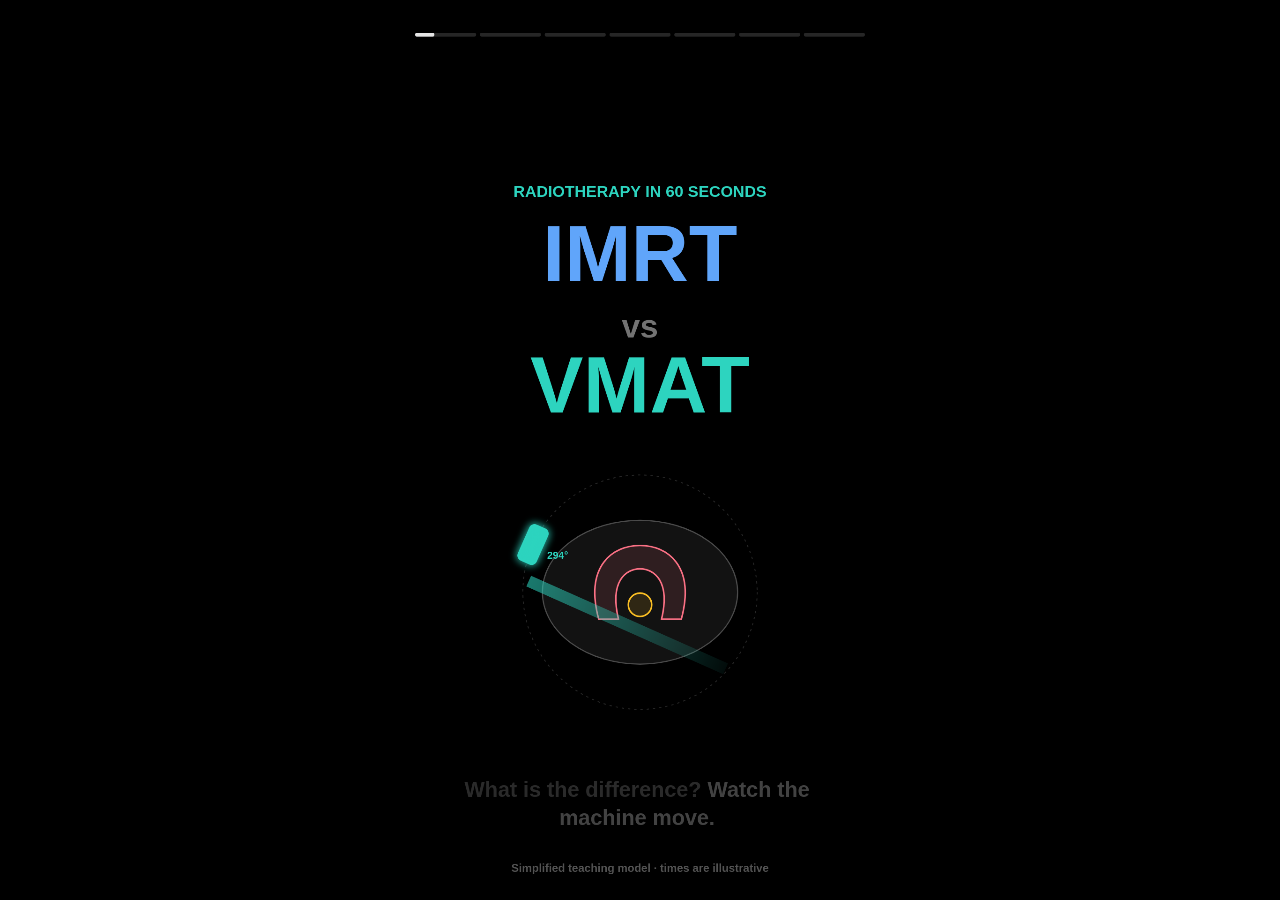
<file: infographic/imrt-vs-vmat-vertical.html>
<!DOCTYPE html>
<html lang="en">
<head>
<meta charset="UTF-8">
<meta name="viewport" content="width=device-width, initial-scale=1">
<title>IMRT vs VMAT Video</title>
<style>
  html, body { margin: 0; height: 100%; background: #000; overflow: hidden; }
  canvas { position: absolute; transform-origin: 0 0; cursor: pointer; }
</style>
</head>
<body>
<canvas id="c" width="1080" height="1920"></canvas>
<script>
(() => {
  const FW = 1080, FH = 1920;
  const cv = document.getElementById('c'), ctx = cv.getContext('2d');
  const FONT = "'Inter', 'Liberation Sans', Arial, sans-serif", MONO = "'JetBrains Mono', 'DejaVu Sans Mono', monospace";
  const COL = { imrt: '#60a5fa', vmat: '#2dd4bf', rose: '#fb7185', amber: '#fbbf24', ink: '#f5f5f5', muted: '#a3a3a3', line: '#262626', card: '#0e0e0e' };
  const RGB = { imrt: '96,165,250', vmat: '45,212,191' };

  // =============================================================== physics model
  // Same simplified 2D model as the side-by-side animation: a horseshoe tumour
  // around the spinal cord, parallel beams shaped by an MLC, dose on a grid.
  const W = 360, C = { x: 180, y: 182 }, R = 150, CELL = 3, G = W / CELL;
  const U_MIN = -135, U_STEP = 3, NB = 91, K = 1.15;
  const OAR = { x: C.x, y: C.y + 14 * K, r: 13 * K }, BODY = { rx: 125, ry: 92 };
  const IMRT_ANGLES = [0, 51, 103, 154, 206, 257, 309];

  function targetPath(c, s) {
    const cx = C.x * s, cy = C.y * s, k = K * s;
    c.beginPath();
    c.moveTo(cx - 46 * k, cy + 30 * k);
    c.bezierCurveTo(cx - 62 * k, cy - 30 * k, cx - 30 * k, cy - 52 * k, cx, cy - 52 * k);
    c.bezierCurveTo(cx + 30 * k, cy - 52 * k, cx + 62 * k, cy - 30 * k, cx + 46 * k, cy + 30 * k);
    c.lineTo(cx + 24 * k, cy + 30 * k);
    c.bezierCurveTo(cx + 34 * k, cy - 12 * k, cx + 16 * k, cy - 26 * k, cx, cy - 26 * k);
    c.bezierCurveTo(cx - 16 * k, cy - 26 * k, cx - 34 * k, cy - 12 * k, cx - 24 * k, cy + 30 * k);
    c.closePath();
  }
  function mask(draw) {
    const c = document.createElement('canvas'); c.width = c.height = G;
    const x = c.getContext('2d'); x.fillStyle = '#fff'; draw(x); x.fill();
    const d = x.getImageData(0, 0, G, G).data, m = new Uint8Array(G * G);
    for (let i = 0; i < G * G; i++) m[i] = d[i * 4 + 3] > 100 ? 1 : 0;
    return m;
  }
  const s3 = 1 / CELL;
  const tMask = mask(x => targetPath(x, s3));
  const oMask = mask(x => { x.beginPath(); x.arc(OAR.x * s3, OAR.y * s3, (OAR.r + 5) * s3, 0, 7); });
  const oCore = mask(x => { x.beginPath(); x.arc(OAR.x * s3, OAR.y * s3, OAR.r * s3, 0, 7); });
  const bMask = mask(x => { x.beginPath(); x.ellipse(C.x * s3, C.y * s3, BODY.rx * s3, BODY.ry * s3, 0, 0, 7); });
  const cells = [];
  for (let gy = 0; gy < G; gy++) for (let gx = 0; gx < G; gx++) {
    const i = gy * G + gx;
    if (bMask[i]) cells.push({ i, x: (gx + 0.5) * CELL - C.x, y: (gy + 0.5) * CELL - C.y });
  }
  const rad = a => a * Math.PI / 180;
  const dirs = a => ({ d: { x: -Math.sin(rad(a)), y: Math.cos(rad(a)) }, u: { x: Math.cos(rad(a)), y: Math.sin(rad(a)) } });
  const lerp = (a, b, f) => a + (b - a) * f;
  const lerpI = (p, q, f) => [lerp(p[0], q[0], f), lerp(p[1], q[1], f)];

  const lobes = [];
  for (let a = 0; a < 360; a++) {
    const { d, u } = dirs(a), open = [];
    for (let b = 0; b < NB; b++) {
      const uu = U_MIN + b * U_STEP; let hitT = false, hitO = false;
      for (let t = -170; t <= 170; t += 2) {
        const gx = Math.floor((C.x + uu * u.x + t * d.x) / CELL), gy = Math.floor((C.y + uu * u.y + t * d.y) / CELL);
        if (gx < 0 || gy < 0 || gx >= G || gy >= G) continue;
        const i = gy * G + gx; if (tMask[i]) hitT = true; if (oMask[i]) { hitO = true; break; }
      }
      open.push(hitT && !hitO);
    }
    const runs = []; let st = -1;
    for (let b = 0; b <= NB; b++) {
      if (b < NB && open[b]) { if (st < 0) st = b; }
      else if (st >= 0) { runs.push([U_MIN + st * U_STEP - 1.5, U_MIN + (b - 1) * U_STEP + 1.5]); st = -1; }
    }
    if (!runs.length) runs.push([0, 0]);
    lobes.push({ L: runs[0], Rr: runs[runs.length - 1] });
  }
  const lobeAt = a => lobes[((Math.round(a) % 360) + 360) % 360];

  function imrtSchedule() {
    const ph = []; let t = 0, prevI = null, prevA = 0;
    const segsFor = a => {
      const { L, Rr } = lobeAt(a);
      const wide = (L[1] - L[0]) >= (Rr[1] - Rr[0]) ? L : Rr, mid = (wide[0] + wide[1]) / 2, half = (wide[1] - wide[0]) / 4;
      return [L, Rr, [mid - half, mid + half]];
    };
    IMRT_ANGLES.forEach((a, n) => {
      const segs = segsFor(a);
      if (n) { const dur = (a - prevA) / 6; ph.push({ t0: t, t1: t + dur, a0: prevA, a1: a, i0: prevI, i1: segs[0], on: false, rate: 0, kind: 'rotate' }); t += dur; }
      else prevI = segs[0];
      ph.push({ t0: t, t1: t + 40, a0: a, a1: a, i0: segs[0], i1: segs[0], on: false, rate: 0, kind: 'check' }); t += 40;
      segs.forEach((sg, k) => {
        if (k) { ph.push({ t0: t, t1: t + 4, a0: a, a1: a, i0: segs[k - 1], i1: sg, on: false, rate: 0, kind: 'leaves' }); t += 4; }
        ph.push({ t0: t, t1: t + 2.5, a0: a, a1: a, i0: sg, i1: sg, on: true, rate: 10, kind: 'beam' }); t += 2.5;
      });
      prevI = segs[2]; prevA = a;
    });
    return ph;
  }
  const vmatRate = a => 1 + 4.2 * (0.5 + 0.5 * Math.sin(rad(a) * 3 + 1)) * (0.6 + 0.4 * Math.cos(rad(a) * 2));
  const vmatSchedule = () => [
    { t0: 0, t1: 70, a0: 180, a1: 540, on: true, kind: 'arc1' },
    { t0: 70, t1: 88, a0: 540, a1: 540, on: false, kind: 'gap' },
    { t0: 88, t1: 158, a0: 540, a1: 180, on: true, kind: 'arc2' },
  ];
  function vmatInterval(a) {
    const { L, Rr } = lobeAt(a), p = (((a % 10) + 10) % 10) / 10;
    if (p < 0.42) return { i: L, slide: false };
    if (p > 0.58) return { i: Rr, slide: false };
    return { i: lerpI(L, Rr, (p - 0.42) / 0.16), slide: true };
  }
  function stateAt(sim, t) {
    let p = sim.phases[sim.phases.length - 1];
    for (const q of sim.phases) if (t < q.t1) { p = q; break; }
    const f = Math.min(1, Math.max(0, (t - p.t0) / (p.t1 - p.t0))), a = lerp(p.a0, p.a1, f), done = t >= sim.total;
    if (sim.kind === 'imrt') return { a, i: lerpI(p.i0, p.i1, f), on: p.on && !done, rate: p.rate, phase: p.kind };
    const v = vmatInterval(a);
    return { a, i: v.i, on: p.on && !done, rate: p.on ? vmatRate(a) * (v.slide ? 0.15 : 1) : 0, phase: p.kind };
  }
  function makeSim(kind) {
    const phases = kind === 'imrt' ? imrtSchedule() : vmatSchedule();
    return { kind, phases, total: phases[phases.length - 1].t1, t: 0, mu: 0, dose: new Float32Array(G * G), trail: [] };
  }
  function advanceTo(sim, target) {
    target = Math.min(target, sim.total);
    while (sim.t < target - 1e-9) {
      const h = Math.min(0.5, target - sim.t), st = stateAt(sim, sim.t + h / 2);
      if (st.on && st.rate > 0) {
        const { d, u } = dirs(st.a), [lo, hi] = st.i, w = st.rate * h;
        for (const c of cells) {
          const uu = c.x * u.x + c.y * u.y; if (uu < lo || uu > hi) continue;
          sim.dose[c.i] += w * Math.exp(-0.0035 * (c.x * d.x + c.y * d.y + 125));
        }
        sim.mu += w;
        if (sim.kind === 'vmat') sim.trail.push(st.a);
      }
      sim.t += h;
    }
    if (sim.total - sim.t < 1e-6) sim.t = sim.total;
  }
  function doseStats(sim) {
    let ts = 0, tn = 0, os = 0, on = 0;
    for (const c of cells) { if (tMask[c.i]) { ts += sim.dose[c.i]; tn++; } if (oCore[c.i]) { os += sim.dose[c.i]; on++; } }
    return { t: ts / tn, o: os / on };
  }
  const SCALE = {};
  for (const k of ['imrt', 'vmat']) {
    const s = makeSim(k); advanceTo(s, s.total);
    let max = 0; for (const c of cells) max = Math.max(max, s.dose[c.i]);
    const st = doseStats(s);
    SCALE[k] = { max, rx: st.t, cord: st.o / st.t, mu: s.mu, total: s.total };
  }

  // =============================================================== drawing helpers
  const CMAP = [[0, [30, 64, 175]], [0.35, [20, 184, 166]], [0.7, [250, 204, 21]], [1, [244, 63, 94]]];
  const cmap = v => {
    for (let k = 1; k < CMAP.length; k++) if (v <= CMAP[k][0]) {
      const [v0, c0] = CMAP[k - 1], [v1, c1] = CMAP[k], f = (v - v0) / (v1 - v0);
      return c0.map((x, j) => x + (c1[j] - x) * f);
    }
    return CMAP[CMAP.length - 1][1];
  };
  const off = document.createElement('canvas'); off.width = off.height = G;
  const octx = off.getContext('2d'), img = new ImageData(G, G);
  const fmt = t => `${Math.floor(t / 60)}:${String(Math.floor(t % 60)).padStart(2, '0')}`;
  const ease = t => t < 0 ? 0 : t > 1 ? 1 : t * t * (3 - 2 * t);
  const clamp01 = t => Math.max(0, Math.min(1, t));

  // Patient cross-section with optional gantry, beam and dose (logical 360x360 box).
  function drawPatient(x0, y0, size, opt = {}) {
    const k = size / W, x = ctx;
    x.save(); x.translate(x0, y0); x.scale(k, k);
    const kind = opt.kind, sim = opt.sim, st = opt.st;
    if (opt.ring) {
      x.strokeStyle = '#262626'; x.lineWidth = 1.2; x.setLineDash([3, 5]);
      x.beginPath(); x.arc(C.x, C.y, R, 0, 7); x.stroke(); x.setLineDash([]);
    }
    if (kind === 'imrt' && opt.ring) IMRT_ANGLES.forEach(a => {
      x.fillStyle = '#333'; x.beginPath(); x.arc(C.x + R * Math.sin(rad(a)), C.y - R * Math.cos(rad(a)), 3, 0, 7); x.fill();
    });
    if (kind === 'vmat' && sim && sim.trail.length > 1) {
      x.strokeStyle = 'rgba(45,212,191,0.4)'; x.lineWidth = 3.5; x.beginPath();
      sim.trail.forEach((a, n) => { const px = C.x + R * Math.sin(rad(a)), py = C.y - R * Math.cos(rad(a)); n ? x.lineTo(px, py) : x.moveTo(px, py); });
      x.stroke();
    }
    x.fillStyle = '#121212'; x.strokeStyle = '#4b4b4b'; x.lineWidth = 1.5;
    x.beginPath(); x.ellipse(C.x, C.y, BODY.rx, BODY.ry, 0, 0, 7); x.fill(); x.stroke();
    if (sim) {
      const data = img.data, mx = SCALE[kind].max;
      for (let i = 0; i < G * G; i++) {
        const v = sim.dose[i] / mx;
        if (v < 0.02) { data[i * 4 + 3] = 0; continue; }
        const c = cmap(Math.min(1, v));
        data[i * 4] = c[0]; data[i * 4 + 1] = c[1]; data[i * 4 + 2] = c[2]; data[i * 4 + 3] = Math.min(220, 40 + v * 230);
      }
      octx.putImageData(img, 0, 0);
      x.save(); x.beginPath(); x.ellipse(C.x, C.y, BODY.rx, BODY.ry, 0, 0, 7); x.clip();
      x.imageSmoothingEnabled = true; x.drawImage(off, 0, 0, W, W); x.restore();
    }
    const glow = opt.highlight || 0;
    targetPath(x, 1);
    x.fillStyle = `rgba(251,113,133,${0.12 + 0.25 * glow})`; if (!sim) x.fill();
    x.strokeStyle = COL.rose; x.lineWidth = 2 + glow; x.stroke();
    x.beginPath(); x.arc(OAR.x, OAR.y, OAR.r, 0, 7);
    if (!sim) { x.fillStyle = `rgba(251,191,36,${0.12 + 0.25 * glow})`; x.fill(); }
    x.strokeStyle = COL.amber; x.lineWidth = 2 + glow; x.stroke();
    if (st) {
      const { d, u } = dirs(st.a), [lo, hi] = st.i;
      const P = (uu, t) => [C.x + uu * u.x - t * d.x, C.y + uu * u.y - t * d.y];
      if (st.on && hi > lo) {
        const g = x.createLinearGradient(...P(0, R), ...P(0, -R));
        g.addColorStop(0, `rgba(${RGB[kind]},0.6)`); g.addColorStop(1, `rgba(${RGB[kind]},0.04)`);
        x.fillStyle = g; x.beginPath();
        [P(lo, R - 14), P(hi, R - 14), P(hi, -R + 10), P(lo, -R + 10)].forEach((p, n) => n ? x.lineTo(...p) : x.moveTo(...p));
        x.closePath(); x.fill();
      }
      const hx = C.x + R * Math.sin(rad(st.a)), hy = C.y - R * Math.cos(rad(st.a));
      x.save(); x.translate(hx, hy); x.rotate(rad(st.a));
      if (st.on) { x.shadowColor = COL[kind]; x.shadowBlur = 18; }
      x.fillStyle = st.on ? COL[kind] : '#1c1c1c'; x.strokeStyle = COL[kind]; x.lineWidth = 2.5;
      x.beginPath(); x.roundRect(-24, -12, 48, 24, 6); x.fill(); x.stroke();
      x.restore();
      x.font = `700 13px ${FONT}`; x.textAlign = 'center'; x.fillStyle = COL[kind];
      x.fillText(`${Math.round(((st.a % 360) + 360) % 360)}°`, C.x + R * Math.sin(rad(st.a)) * 0.77, C.y - R * Math.cos(rad(st.a)) * 0.77 + 4);
    }
    x.restore();
  }

  function drawMLC(x0, y0, w, h, kind, st) {
    const x = ctx, rows = 10, rh = h / rows, mapU = uu => (uu - U_MIN) / (NB * U_STEP) * w;
    roundRect(x0 - 10, y0 - 10, w + 20, h + 20, 14, '#050505', COL.line);
    for (let r = 0; r < rows; r++) {
      const f = Math.sqrt(Math.max(0.15, 1 - ((r - 4.5) / 5.6) ** 2));
      const a = mapU(st.i[0] * f), b = mapU(st.i[1] * f), y = y0 + r * rh;
      x.fillStyle = st.on ? `rgba(${RGB[kind]},0.9)` : `rgba(${RGB[kind]},0.2)`;
      x.fillRect(x0 + a, y + 1, Math.max(0, b - a), rh - 2);
      x.fillStyle = '#3f3f46';
      x.fillRect(x0, y + 1, Math.max(0, a), rh - 2);
      x.fillRect(x0 + b, y + 1, Math.max(0, w - b), rh - 2);
    }
  }

  function roundRect(x0, y0, w, h, r, fill, stroke, lw = 2) {
    ctx.beginPath(); ctx.roundRect(x0, y0, w, h, r);
    if (fill) { ctx.fillStyle = fill; ctx.fill(); }
    if (stroke) { ctx.strokeStyle = stroke; ctx.lineWidth = lw; ctx.stroke(); }
  }
  function text(str, x0, y0, size, color, weight = 600, align = 'left', font = FONT) {
    ctx.font = `${weight} ${size}px ${font}`; ctx.fillStyle = color; ctx.textAlign = align; ctx.fillText(str, x0, y0);
  }
  // Wrapped text where **double-starred** words are highlighted.
  function rich(str, x0, y0, maxW, size, lineH, color, hi, align = 'left') {
    ctx.font = `600 ${size}px ${FONT}`; ctx.textAlign = 'left';
    // Tokens that follow a highlight with no space (e.g. "**shaped**.") are glued to it.
    const words = []; str.split(/(\*\*[^*]+\*\*)/).forEach(part => {
      if (!part) return;
      const bold = part.startsWith('**'), raw = part.replace(/\*\*/g, '');
      raw.split(' ').forEach((w, n) => { if (w) words.push({ w, bold, glue: n === 0 && words.length > 0 && !bold && raw[0] !== ' ' }); });
    });
    const lines = [[]]; let lw = 0;
    for (let n = 0; n < words.length; n++) {
      const wd = words[n], next = words[n + 1];
      ctx.font = `${wd.bold ? 800 : 600} ${size}px ${FONT}`;
      const ww = ctx.measureText(wd.w + (next && next.glue ? '' : ' ')).width;
      if (wd.glue && lines[lines.length - 1].length) { lines[lines.length - 1].push({ ...wd, ww }); lw += ww; continue; }
      if (lw + ww > maxW && lines[lines.length - 1].length) { lines.push([]); lw = 0; }
      lines[lines.length - 1].push({ ...wd, ww }); lw += ww;
    }
    lines.forEach((ln, n) => {
      const total = ln.reduce((s, w) => s + w.ww, 0);
      let cx = align === 'center' ? x0 - total / 2 : x0;
      for (const wd of ln) {
        ctx.font = `${wd.bold ? 800 : 600} ${size}px ${FONT}`; ctx.fillStyle = wd.bold ? hi : color;
        ctx.fillText(wd.w, cx, y0 + n * lineH); cx += wd.ww;
      }
    });
    return lines.length;
  }
  function pill(label, x0, y0, on, color) {
    ctx.font = `800 30px ${FONT}`; const w = ctx.measureText(label).width + 44;
    if (on) { ctx.shadowColor = color; ctx.shadowBlur = 20; }
    roundRect(x0, y0, w, 52, 26, on ? color : '#262626');
    ctx.shadowBlur = 0;
    text(label, x0 + w / 2, y0 + 37, 30, on ? '#000' : '#737373', 800, 'center');
    return w;
  }
  function arrowLabel(x1, y1, x2, y2, label, color) {
    ctx.strokeStyle = color; ctx.lineWidth = 4; ctx.beginPath(); ctx.moveTo(x1, y1); ctx.lineTo(x2, y2); ctx.stroke();
    ctx.beginPath(); ctx.arc(x2, y2, 8, 0, 7); ctx.fillStyle = color; ctx.fill();
    // label sits on the far side of the start point so the line never crosses it
    if (y2 < y1) text(label, x1, y1 + 52, 40, color, 800, 'center');
    else text(label, x1, y1 - 16, 40, color, 800, x1 < x2 ? 'left' : 'right');
  }

  // =============================================================== scenes
  // Each scene: duration (s), chapter label, heading, caption(local t) and draw(local t).
  let sims = {};
  const caption = (lines, t) => { let cur = lines[0]; for (const l of lines) if (t >= l[0]) cur = l; return cur[1]; };

  function header(sc, t) {
    text(sc.chapter, 60, 158, 30, sc.color || COL.vmat, 800);
    rich(sc.heading, 60, 236, 960, 62, 72, COL.ink, sc.color || COL.vmat);
  }
  function captionBox(str, t) {
    roundRect(60, 1440, 960, 300, 28, '#0b0b0b', '#2a2a2a');
    rich(str, 100, 1530, 880, 50, 66, '#e5e5e5', '#ffffff');
  }
  function statsRow(kind, sim, st, y) {
    let x0 = 90;
    x0 += pill(st.on ? 'BEAM ON' : 'BEAM OFF', x0, y, st.on, COL.rose) + 20;
    roundRect(x0, y, 210, 52, 26, '#161616', '#333');
    text(`${Math.round(((st.a % 360) + 360) % 360)}°`, x0 + 105, y + 38, 32, COL[kind], 700, 'center', MONO); x0 += 230;
    roundRect(x0, y, 240, 52, 26, '#161616', '#333');
    text(`⏱ ${fmt(sim.t)}`, x0 + 120, y + 38, 32, COL.ink, 700, 'center', MONO);
  }
  // Map scene time to treatment time with a piecewise-linear warp.
  const warp = (pts, t) => {
    for (let n = 1; n < pts.length; n++) if (t <= pts[n][0]) {
      const [t0, s0] = pts[n - 1], [t1, s1] = pts[n];
      return s0 + (s1 - s0) * (t - t0) / (t1 - t0);
    }
    return pts[pts.length - 1][1];
  };

  const scenes = [
    {
      dur: 4, chapter: '', heading: '',
      draw(t) {
        const a = ease(t / 0.8);
        ctx.globalAlpha = a;
        text('RADIOTHERAPY IN 60 SECONDS', FW / 2, 420, 34, COL.vmat, 800, 'center');
        text('IMRT', FW / 2, 600, 170, COL.imrt, 800, 'center');
        text('vs', FW / 2, 720, 70, '#737373', 700, 'center');
        text('VMAT', FW / 2, 880, 170, COL.vmat, 800, 'center');
        ctx.globalAlpha = 1;
        const ang = 180 + t * 90;
        drawPatient(FW / 2 - 300, 960, 600, { ring: true, kind: 'vmat', st: { a: ang, i: lobeAt(ang).L, on: t > 1.2 } });
        ctx.globalAlpha = ease((t - 1) / 0.8);
        rich('What is the difference? **Watch the machine move.**', FW / 2, 1700, 900, 46, 60, COL.muted, '#fff', 'center');
        ctx.globalAlpha = 1;
      },
    },
    {
      dur: 6, chapter: '1 · THE GOAL', heading: 'A tumour **wrapped around** the spinal cord', color: COL.rose,
      draw(t) {
        drawPatient(90, 400, 900, { highlight: 0.5 + 0.5 * Math.sin(t * 3) });
        if (t > 0.8) { ctx.globalAlpha = ease((t - 0.8) / 0.5); arrowLabel(70, 560, 405, 800, 'Tumour', COL.rose); ctx.globalAlpha = 1; }
        if (t > 1.8) { ctx.globalAlpha = ease((t - 1.8) / 0.5); arrowLabel(800, 1200, 566, 925, 'Spinal cord', COL.amber); ctx.globalAlpha = 1; }
        captionBox(caption([[0, 'We want a **high dose** to the tumour…'], [2.6, '…and a **low dose** to the spinal cord right next to it. The beam has to be **shaped**.']], t), t);
      },
    },
    {
      dur: 14, chapter: '2 · IMRT', heading: '**IMRT**: stop, shoot, repeat', color: COL.imrt,
      enter() { sims.imrt = makeSim('imrt'); },
      draw(t) {
        const sim = sims.imrt;
        advanceTo(sim, warp([[0, 0], [1.2, 38], [5.4, 56], [14, sim.total]], t));
        const st = stateAt(sim, sim.t);
        drawPatient(110, 360, 860, { ring: true, kind: 'imrt', sim, st });
        drawMLC(330, 1240, 420, 110, 'imrt', st);
        text("MLC leaves · beam's-eye view", FW / 2, 1395, 26, COL.muted, 600, 'center');
        statsRow('imrt', sim, st, 1172);
        captionBox(caption([
          [0, 'The gantry **stops** at a fixed angle.'],
          [1.4, 'The MLC leaves form a shape, then the **beam turns on**…'],
          [3.4, '…**off** while the leaves move to the next shape, then on again.'],
          [5.6, 'Then the gantry **rotates** to the next angle and repeats. **7 times.**'],
          [9.8, 'Notice: most of the time the **beam is OFF**.'],
        ], t), t);
      },
    },
    {
      dur: 11, chapter: '3 · VMAT', heading: '**VMAT**: one smooth rotation', color: COL.vmat,
      enter() { sims.vmat = makeSim('vmat'); },
      draw(t) {
        const sim = sims.vmat;
        advanceTo(sim, warp([[0, 0], [4, 28], [11, sim.total]], t));
        const st = stateAt(sim, sim.t);
        drawPatient(110, 360, 860, { ring: true, kind: 'vmat', sim, st });
        drawMLC(330, 1240, 420, 110, 'vmat', st);
        text("MLC leaves · beam's-eye view", FW / 2, 1395, 26, COL.muted, 600, 'center');
        statsRow('vmat', sim, st, 1172);
        captionBox(caption([
          [0, 'The gantry **keeps rotating** with the **beam ON**.'],
          [3.6, 'The leaves **slide** and the **dose rate changes** as it turns.'],
          [7.2, 'Two arcs… and **done**.'],
        ], t), t);
      },
    },
    {
      dur: 11, chapter: '4 · SIDE BY SIDE', heading: 'Same plan. **Who finishes first?**', color: COL.vmat,
      enter() { sims.ri = makeSim('imrt'); sims.rv = makeSim('vmat'); },
      draw(t) {
        const simT = clamp01((t - 0.5) / 9.5) * SCALE.imrt.total;
        const rows = [['imrt', sims.ri, 360], ['vmat', sims.rv, 880]];
        for (const [kind, sim, y] of rows) {
          advanceTo(sim, simT);
          const st = stateAt(sim, sim.t), done = sim.t >= sim.total;
          roundRect(60, y, 960, 480, 28, COL.card, done ? COL[kind] : COL.line, done ? 4 : 2);
          drawPatient(70, y + 20, 440, { ring: true, kind, sim, st });
          text(kind.toUpperCase(), 540, y + 96, 64, COL[kind], 800);
          text(done ? `✓ ${fmt(sim.total)}` : fmt(sim.t), 540, y + 200, 84, done ? COL[kind] : COL.ink, 700, 'left', MONO);
          text('treatment time', 540, y + 240, 26, COL.muted, 600);
          roundRect(540, y + 290, 440, 18, 9, '#1f1f1f');
          roundRect(540, y + 290, 440 * sim.t / SCALE.imrt.total, 18, 9, COL[kind]);
          pill(st.on ? 'BEAM ON' : 'BEAM OFF', 540, y + 350, st.on, COL.rose);
          text(`${Math.round(sim.mu)} MU`, 980, y + 388, 32, COL.muted, 700, 'right', MONO);
        }
        const vDone = sims.rv.t >= sims.rv.total, iDone = sims.ri.t >= sims.ri.total;
        captionBox(iDone ? '**IMRT done** too. Both deliver the plan, but VMAT was **≈ 3× faster**.'
          : vDone ? '**VMAT is done** while IMRT is still working through its fields…'
          : 'Both start together, with the **same patient and same plan**.', t);
      },
    },
    {
      dur: 9, chapter: '5 · THE RESULT', heading: 'Same goal, **different motion**', color: COL.vmat,
      draw(t) {
        const rows = [
          ['Treatment time', SCALE.imrt.total, SCALE.vmat.total, v => fmt(v), 'lower is faster'],
          ['Monitor units', SCALE.imrt.mu, SCALE.vmat.mu, v => `${Math.round(v)} MU`, 'fewer MU, less leakage'],
          ['Tumour dose', 1, 1, () => '100%', 'both fully covered'],
          ['Spinal cord dose', Math.max(0.01, SCALE.imrt.cord), Math.max(0.01, SCALE.vmat.cord), v => `${Math.round(v * 100)}%`, 'both well protected'],
        ];
        rows.forEach(([name, a, b, f, note], n) => {
          const y = 360 + n * 250, p = ease((t - 0.3 - n * 0.6) / 0.9), mx = Math.max(a, b, name.includes('cord') ? 0.25 : 0);
          ctx.globalAlpha = clamp01((t - n * 0.6) / 0.4);
          text(name, 60, y + 40, 44, COL.ink, 800);
          text(note, 1020, y + 40, 28, COL.muted, 600, 'right');
          for (const [kind, v, yy] of [['imrt', a, y + 70], ['vmat', b, y + 145]]) {
            text(kind.toUpperCase(), 60, yy + 44, 30, COL[kind], 800);
            roundRect(210, yy + 12, 600, 44, 22, '#161616');
            roundRect(210, yy + 12, Math.max(44, 600 * (v / mx) * p), 44, 22, COL[kind]);
            text(f(v * (name.includes('Tumour') ? 1 : p) + (name.includes('Tumour') ? 0 : 0)), 1020, yy + 47, 34, COL.ink, 700, 'right', MONO);
          }
          ctx.globalAlpha = 1;
        });
        captionBox(caption([[0, 'Both give the **same tumour dose** and **protect the cord**.'], [4.2, 'VMAT is **faster** with **fewer MU**, but spreads a **low dose** over more tissue.']], t), t);
      },
    },
    {
      dur: 6, chapter: '6 · KEY TAKEAWAY', heading: 'Remember', color: COL.amber,
      draw(t) {
        const items = [
          [COL.imrt, 'IMRT', 'Fixed angles. Gantry stops, beam pulses on and off.'],
          [COL.vmat, 'VMAT', 'Continuous arcs. Gantry, leaves and dose rate all move together.'],
          [COL.amber, 'BOTH', 'Use the same TRS-398-calibrated MU and need patient-specific QA.'],
        ];
        items.forEach(([c, name, desc], n) => {
          const y = 380 + n * 330; ctx.globalAlpha = ease((t - n * 0.7) / 0.6);
          roundRect(60, y, 960, 290, 28, COL.card, c, 3);
          text(name, 110, y + 100, 72, c, 800);
          rich(desc, 110, y + 170, 860, 42, 54, '#d4d4d4', '#fff');
          ctx.globalAlpha = 1;
        });
        captionBox('The best choice depends on the **treatment site**, the **machine** and the **clinic workflow**.', t);
      },
    },
  ];

  let acc = 0; scenes.forEach(sc => { sc.t0 = acc; acc += sc.dur; });
  const TOTAL = acc;

  // =============================================================== frame composition
  let cur = -1, T = 0;
  function renderAt(t) {
    const idx = scenes.findIndex(sc => t < sc.t0 + sc.dur);
    const n = idx < 0 ? scenes.length - 1 : idx, sc = scenes[n], local = t - sc.t0;
    if (n !== cur) { cur = n; if (sc.enter) sc.enter(); }
    ctx.fillStyle = '#000'; ctx.fillRect(0, 0, FW, FH);
    // story-style progress segments
    const segW = (960 - 8 * (scenes.length - 1)) / scenes.length;
    scenes.forEach((s, k) => {
      const x0 = 60 + k * (segW + 8);
      roundRect(x0, 70, segW, 8, 4, '#262626');
      const f = k < n ? 1 : k > n ? 0 : clamp01(local / s.dur);
      if (f > 0) roundRect(x0, 70, segW * f, 8, 4, '#e5e5e5');
    });
    const fade = Math.min(ease(local / 0.35), ease((sc.dur - local) / 0.35));
    ctx.save(); ctx.globalAlpha = 1;
    if (sc.chapter) header(sc, local);
    sc.draw(local);
    ctx.restore();
    // scene transition: fade through black
    if (fade < 1) { ctx.fillStyle = `rgba(0,0,0,${1 - fade})`; ctx.fillRect(0, 90, FW, FH - 90); }
    text('Simplified teaching model · times are illustrative', FW / 2, 1860, 24, '#525252', 600, 'center');
  }

  // =============================================================== playback
  let playing = true, last = null;
  function loop(ts) {
    if (last !== null && playing && !window.__recording) {
      T += Math.min(0.1, (ts - last) / 1000);
      if (T >= TOTAL) { T = 0; cur = -1; }
      renderAt(T);
    }
    last = ts; requestAnimationFrame(loop);
  }
  cv.onclick = () => { playing = !playing; };
  function fit() {
    const s = Math.min(innerWidth / FW, innerHeight / FH);
    cv.style.width = `${FW * s}px`; cv.style.height = `${FH * s}px`;
    cv.style.left = `${(innerWidth - FW * s) / 2}px`; cv.style.top = `${(innerHeight - FH * s) / 2}px`;
  }
  addEventListener('resize', fit); fit();

  window.__total = TOTAL;
  window.__startRecording = () => { window.__recording = true; T = 0; cur = -1; renderAt(0); };
  window.__step = dt => { T = Math.min(TOTAL - 1e-6, T + dt); renderAt(T); };

  renderAt(0); requestAnimationFrame(loop);
})();
</script>
</body>
</html>
</file>
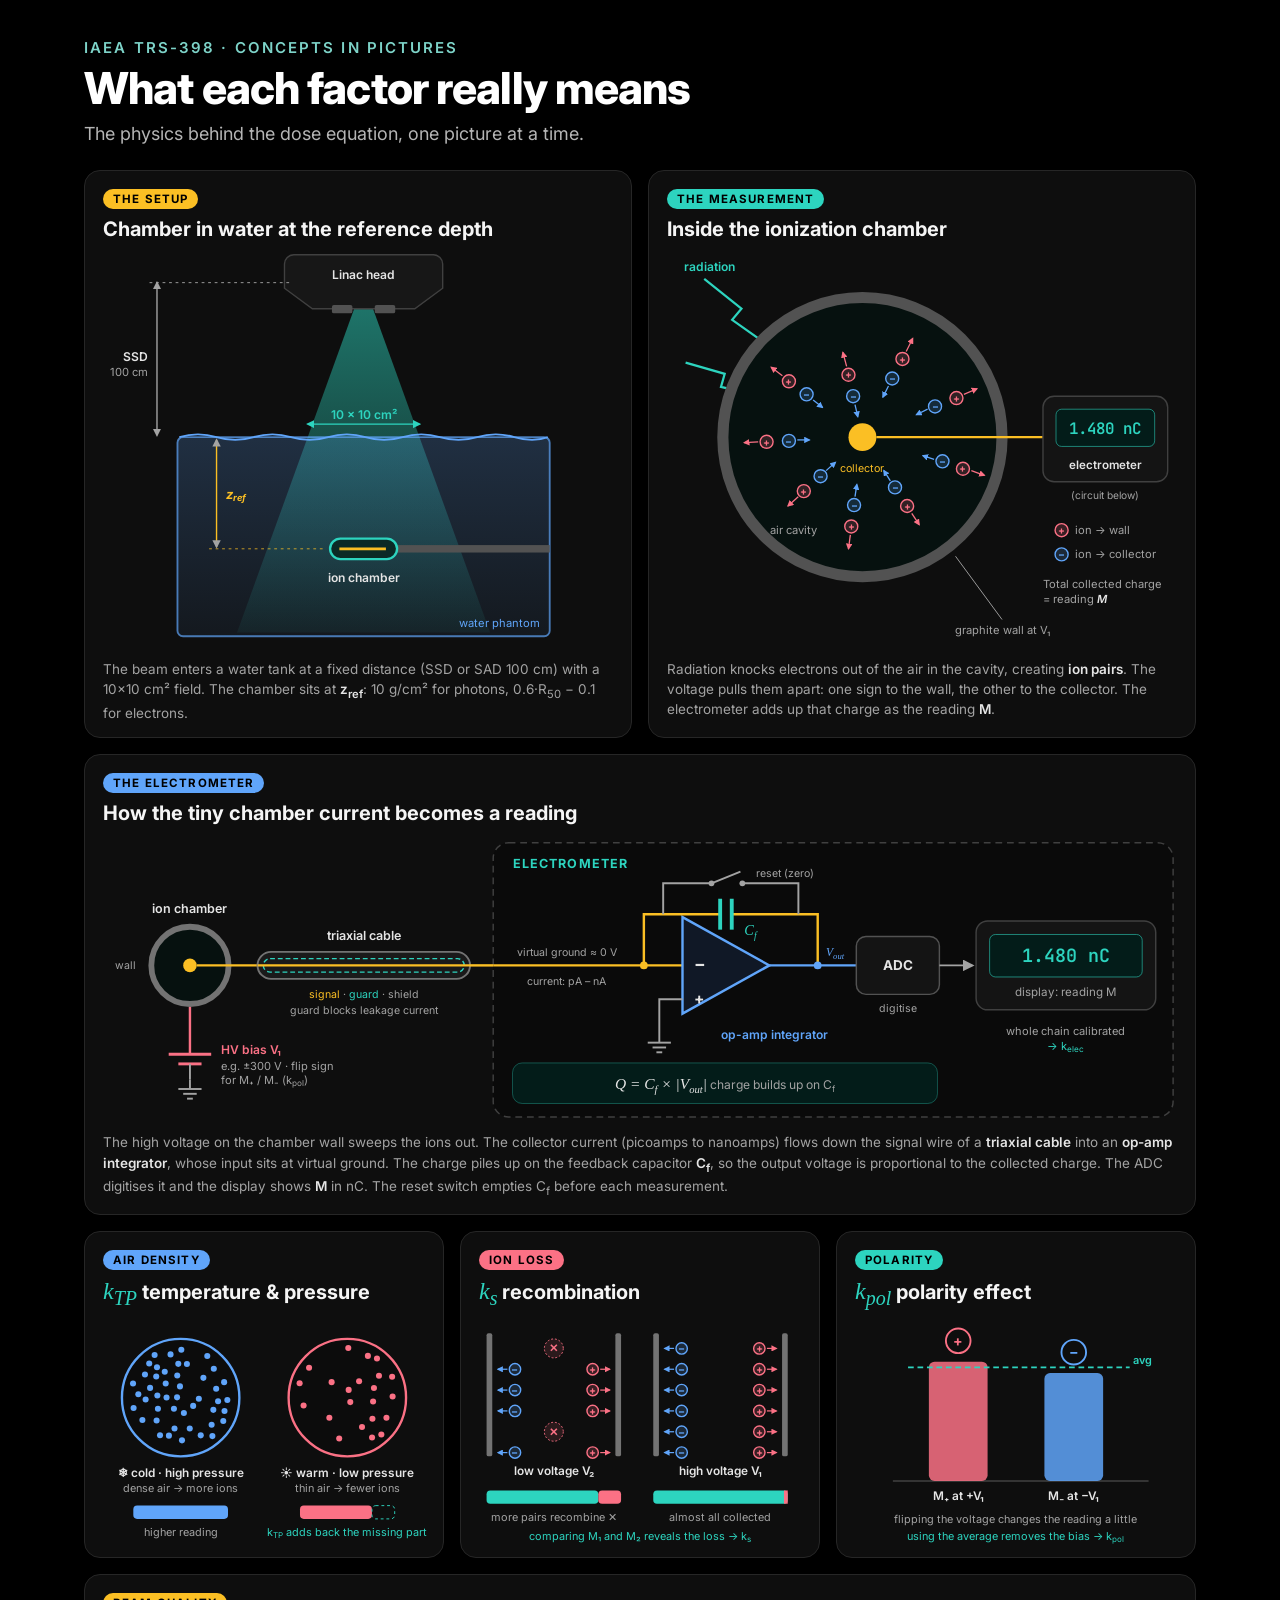
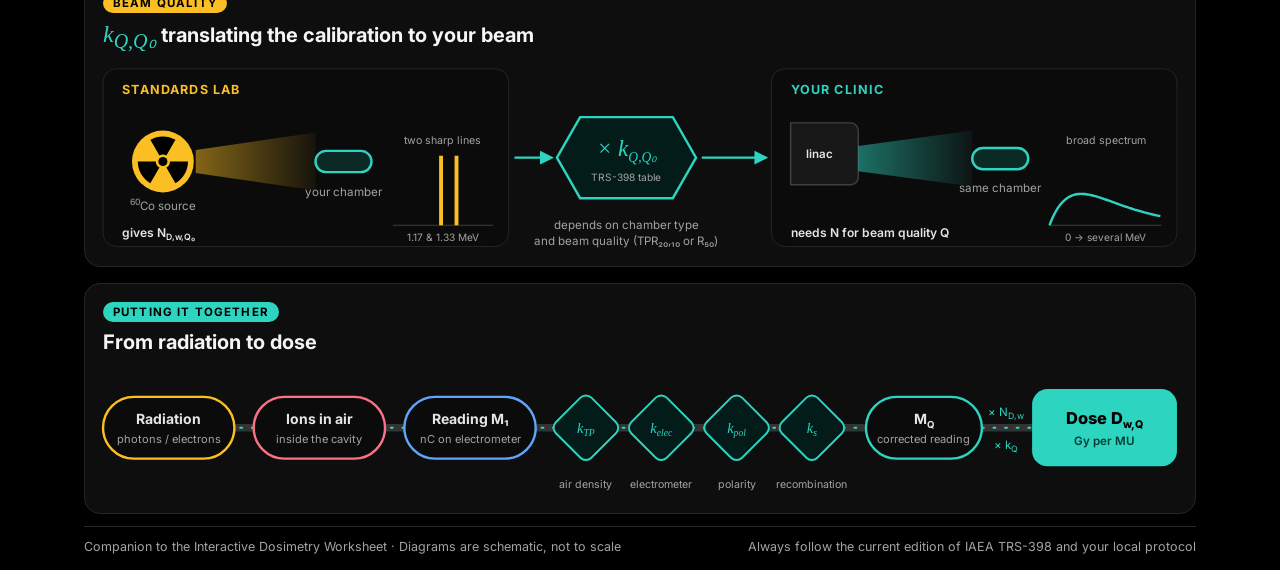
<file: infographic/trs398-concepts-dark.html>
<!DOCTYPE html>
<html lang="en">
<head>
<meta charset="UTF-8">
<meta name="viewport" content="width=1240">
<title>TRS-398 Concepts Visualised</title>
<link href="https://fonts.googleapis.com/css2?family=Inter:wght@400;500;600;700;800&family=JetBrains+Mono:wght@500;600&display=swap" rel="stylesheet">
<style>
  :root {
    --bg: #000000; --card: #0e0e0e; --line: #262626;
    --heading: #f5f5f5; --ink: #e5e5e5; --muted: #a3a3a3;
    --teal: #2dd4bf; --blue: #60a5fa; --amber: #fbbf24; --rose: #fb7185;
  }
  * { box-sizing: border-box; margin: 0; padding: 0; }
  html, body { background: var(--bg); }
  body {
    font-family: 'Inter', 'Liberation Sans', Arial, sans-serif; color: var(--ink);
    -webkit-print-color-adjust: exact; print-color-adjust: exact;
  }
  @page { size: 1240px 2170px; margin: 0; }
  svg { display: block; font-family: 'Inter', 'Liberation Sans', Arial, sans-serif; overflow: visible; }
  .poster { width: 1240px; height: 2170px; margin: 0 auto; padding: 38px 64px 0; display: flex; flex-direction: column; overflow: hidden; }
  .eyebrow { font-size: 15px; font-weight: 600; letter-spacing: 0.14em; text-transform: uppercase; color: #7dd3c8; }
  h1 { font-size: 44px; font-weight: 800; letter-spacing: -0.02em; color: #fff; margin-top: 8px; line-height: 1.08; }
  .lede { font-size: 18px; color: #b5b5b5; margin-top: 10px; }
  .grid { display: grid; gap: 16px; margin-top: 16px; }
  .g2 { grid-template-columns: 1fr 1fr; margin-top: 26px; }
  .g3 { grid-template-columns: repeat(3, 1fr); }
  .panel { background: var(--card); border: 1px solid var(--line); border-radius: 16px; padding: 16px 18px 14px; }
  .tag { display: inline-block; font-size: 11.5px; font-weight: 700; letter-spacing: 0.1em; color: #000; background: var(--teal); border-radius: 999px; padding: 3px 10px; }
  .tag.amber { background: var(--amber); } .tag.blue { background: var(--blue); } .tag.rose { background: var(--rose); }
  .panel h2 { font-size: 20px; font-weight: 700; color: var(--heading); margin-top: 8px; }
  .panel h2 .k { font-family: 'Liberation Serif', 'Times New Roman', serif; font-style: italic; color: var(--teal); font-weight: 400; font-size: 24px; }
  .panel .fig { margin-top: 10px; display: flex; justify-content: center; }
  .panel p { font-size: 13.5px; color: var(--muted); line-height: 1.5; margin-top: 8px; }
  .panel p b { color: var(--ink); font-weight: 600; }
  .g2 .fig svg, .g3 .fig svg { width: 100%; height: auto; }
  .wide .fig svg { width: 100%; height: auto; }
  .footer { margin-top: auto; padding: 12px 0 16px; font-size: 12.5px; color: var(--muted); display: flex; justify-content: space-between; border-top: 1px solid var(--line); }
</style>
</head>
<body>
<div class="poster">
  <div class="eyebrow">IAEA TRS-398 · Concepts in pictures</div>
  <h1>What each factor really means</h1>
  <p class="lede">The physics behind the dose equation, one picture at a time.</p>

  <section class="grid g2">
    <div class="panel">
      <span class="tag amber">THE SETUP</span>
      <h2>Chamber in water at the reference depth</h2>
      <div class="fig">
<svg viewBox="0 0 548 430" width="548" height="430">
  
<defs>
  <marker id="ah" viewBox="0 0 10 10" refX="8" refY="5" markerWidth="6" markerHeight="6" orient="auto-start-reverse"><path d="M0,0 L10,5 L0,10 z" fill="#a3a3a3"/></marker>
  <marker id="ah-teal" viewBox="0 0 10 10" refX="8" refY="5" markerWidth="6" markerHeight="6" orient="auto-start-reverse"><path d="M0,0 L10,5 L0,10 z" fill="#2dd4bf"/></marker>
  <marker id="ah-rose" viewBox="0 0 10 10" refX="8" refY="5" markerWidth="5" markerHeight="5" orient="auto-start-reverse"><path d="M0,0 L10,5 L0,10 z" fill="#fb7185"/></marker>
  <marker id="ah-blue" viewBox="0 0 10 10" refX="8" refY="5" markerWidth="5" markerHeight="5" orient="auto-start-reverse"><path d="M0,0 L10,5 L0,10 z" fill="#60a5fa"/></marker>
  <linearGradient id="beam" x1="0" y1="0" x2="0" y2="1">
    <stop offset="0" stop-color="#2dd4bf" stop-opacity="0.55"/><stop offset="1" stop-color="#2dd4bf" stop-opacity="0.06"/>
  </linearGradient>
  <linearGradient id="water" x1="0" y1="0" x2="0" y2="1">
    <stop offset="0" stop-color="#60a5fa" stop-opacity="0.22"/><stop offset="1" stop-color="#60a5fa" stop-opacity="0.07"/>
  </linearGradient>
  <linearGradient id="beam-amber" x1="0" y1="0" x2="1" y2="0">
    <stop offset="0" stop-color="#fbbf24" stop-opacity="0.5"/><stop offset="1" stop-color="#fbbf24" stop-opacity="0.05"/>
  </linearGradient>
  <linearGradient id="beam-teal-h" x1="0" y1="0" x2="1" y2="0">
    <stop offset="0" stop-color="#2dd4bf" stop-opacity="0.5"/><stop offset="1" stop-color="#2dd4bf" stop-opacity="0.05"/>
  </linearGradient>
</defs>
  <!-- beam -->
  <polygon points="280,34 144,410 416,410" fill="url(#beam)"/>
  <!-- linac head -->
  <path d="M205,4 h150 a10,10 0 0 1 10,10 v26 l-30,22 h-110 l-30,-22 v-26 a10,10 0 0 1 10,-10z" fill="#171717" stroke="#404040" stroke-width="1.5"/>
  <rect x="246" y="58" width="22" height="9" rx="2" fill="#525252"/><rect x="292" y="58" width="22" height="9" rx="2" fill="#525252"/>
  <text x="280" y="30" text-anchor="middle" font-size="13" font-weight="600" fill="#e5e5e5">Linac head</text>
  <!-- water tank -->
  <rect x="80" y="200" width="400" height="214" rx="6" fill="url(#water)" stroke="#60a5fa" stroke-opacity="0.7" stroke-width="2"/>
  <path d="M82,200 q20,-6 40,0 t40,0 t40,0 t40,0 t40,0 t40,0 t40,0 t40,0 t40,0 t36,0" fill="none" stroke="#60a5fa" stroke-width="2"/>
  <text x="470" y="404" text-anchor="end" font-size="12" fill="#60a5fa">water phantom</text>
  <!-- field size -->
  <line x1="220" y1="186" x2="340" y2="186" stroke="#2dd4bf" stroke-width="1.5" marker-start="url(#ah-teal)" marker-end="url(#ah-teal)"/>
  <text x="280" y="180" text-anchor="middle" font-size="13" font-weight="600" fill="#2dd4bf">10 × 10 cm²</text>
  <!-- SSD -->
  <line x1="58" y1="34" x2="58" y2="198" stroke="#a3a3a3" stroke-width="1.5" marker-start="url(#ah)" marker-end="url(#ah)"/>
  <line x1="50" y1="34" x2="200" y2="34" stroke="#a3a3a3" stroke-dasharray="3 4"/>
  <text x="48" y="118" text-anchor="end" font-size="13" font-weight="600" fill="#e5e5e5">SSD</text>
  <text x="48" y="134" text-anchor="end" font-size="12" fill="#a3a3a3">100 cm</text>
  <!-- z_ref -->
  <line x1="122" y1="203" x2="122" y2="318" stroke="#fbbf24" stroke-width="1.5" marker-start="url(#ah)" marker-end="url(#ah)"/>
  <line x1="114" y1="320" x2="240" y2="320" stroke="#fbbf24" stroke-dasharray="3 4" stroke-opacity="0.8"/>
  <text x="132" y="266" font-size="14" font-weight="700" fill="#fbbf24" font-style="italic">z<tspan font-size="10" dy="3">ref</tspan></text>
  <!-- chamber + stem -->
  <rect x="312" y="316" width="168" height="8" fill="#525252"/>
  <rect x="244" y="309" width="72" height="22" rx="11" fill="#0b2a26" stroke="#2dd4bf" stroke-width="2.5"/>
  <line x1="254" y1="320" x2="304" y2="320" stroke="#fbbf24" stroke-width="3"/>
  <text x="280" y="356" text-anchor="middle" font-size="13" font-weight="600" fill="#e5e5e5">ion chamber</text>
</svg></div>
      <p>The beam enters a water tank at a fixed distance (SSD or SAD 100 cm) with a 10×10 cm² field. The chamber sits at <b>z<sub>ref</sub></b>: 10 g/cm² for photons, 0.6·R<sub>50</sub> − 0.1 for electrons.</p>
    </div>
    <div class="panel">
      <span class="tag">THE MEASUREMENT</span>
      <h2>Inside the ionization chamber</h2>
      <div class="fig">
<svg viewBox="0 0 548 430" width="548" height="430">
  
<defs>
  <marker id="ah" viewBox="0 0 10 10" refX="8" refY="5" markerWidth="6" markerHeight="6" orient="auto-start-reverse"><path d="M0,0 L10,5 L0,10 z" fill="#a3a3a3"/></marker>
  <marker id="ah-teal" viewBox="0 0 10 10" refX="8" refY="5" markerWidth="6" markerHeight="6" orient="auto-start-reverse"><path d="M0,0 L10,5 L0,10 z" fill="#2dd4bf"/></marker>
  <marker id="ah-rose" viewBox="0 0 10 10" refX="8" refY="5" markerWidth="5" markerHeight="5" orient="auto-start-reverse"><path d="M0,0 L10,5 L0,10 z" fill="#fb7185"/></marker>
  <marker id="ah-blue" viewBox="0 0 10 10" refX="8" refY="5" markerWidth="5" markerHeight="5" orient="auto-start-reverse"><path d="M0,0 L10,5 L0,10 z" fill="#60a5fa"/></marker>
  <linearGradient id="beam" x1="0" y1="0" x2="0" y2="1">
    <stop offset="0" stop-color="#2dd4bf" stop-opacity="0.55"/><stop offset="1" stop-color="#2dd4bf" stop-opacity="0.06"/>
  </linearGradient>
  <linearGradient id="water" x1="0" y1="0" x2="0" y2="1">
    <stop offset="0" stop-color="#60a5fa" stop-opacity="0.22"/><stop offset="1" stop-color="#60a5fa" stop-opacity="0.07"/>
  </linearGradient>
  <linearGradient id="beam-amber" x1="0" y1="0" x2="1" y2="0">
    <stop offset="0" stop-color="#fbbf24" stop-opacity="0.5"/><stop offset="1" stop-color="#fbbf24" stop-opacity="0.05"/>
  </linearGradient>
  <linearGradient id="beam-teal-h" x1="0" y1="0" x2="1" y2="0">
    <stop offset="0" stop-color="#2dd4bf" stop-opacity="0.5"/><stop offset="1" stop-color="#2dd4bf" stop-opacity="0.05"/>
  </linearGradient>
</defs>
  <!-- radiation tracks -->
  <path d="M40,30 L80,62 L70,74 L118,108" fill="none" stroke="#2dd4bf" stroke-width="2.4" marker-end="url(#ah-teal)"/>
  <path d="M20,120 L62,132 L58,146 L100,156" fill="none" stroke="#2dd4bf" stroke-width="2.4" marker-end="url(#ah-teal)"/>
  <text x="18" y="22" font-size="13" font-weight="600" fill="#2dd4bf">radiation</text>
  <!-- wall + cavity -->
  <circle cx="210" cy="200" r="150" fill="#06110f" stroke="#525252" stroke-width="12"/>
  <circle cx="318" cy="234" r="7" fill="#fb7185" fill-opacity="0.18" stroke="#fb7185" stroke-width="1.5"/><text x="318" y="238" text-anchor="middle" font-size="11" font-weight="700" fill="#fb7185">+</text><line x1="327" y1="236" x2="341" y2="241" stroke="#fb7185" stroke-width="1.4" marker-end="url(#ah-rose)"/><circle cx="296" cy="226" r="7" fill="#60a5fa" fill-opacity="0.18" stroke="#60a5fa" stroke-width="1.5"/><text x="296" y="230" text-anchor="middle" font-size="11" font-weight="700" fill="#60a5fa">−</text><line x1="287" y1="224" x2="275" y2="220" stroke="#60a5fa" stroke-width="1.4" marker-end="url(#ah-blue)"/><circle cx="258" cy="274" r="7" fill="#fb7185" fill-opacity="0.18" stroke="#fb7185" stroke-width="1.5"/><text x="258" y="278" text-anchor="middle" font-size="11" font-weight="700" fill="#fb7185">+</text><line x1="263" y1="282" x2="271" y2="294" stroke="#fb7185" stroke-width="1.4" marker-end="url(#ah-rose)"/><circle cx="245" cy="254" r="7" fill="#60a5fa" fill-opacity="0.18" stroke="#60a5fa" stroke-width="1.5"/><text x="245" y="258" text-anchor="middle" font-size="11" font-weight="700" fill="#60a5fa">−</text><line x1="240" y1="247" x2="233" y2="236" stroke="#60a5fa" stroke-width="1.4" marker-end="url(#ah-blue)"/><circle cx="198" cy="296" r="7" fill="#fb7185" fill-opacity="0.18" stroke="#fb7185" stroke-width="1.5"/><text x="198" y="300" text-anchor="middle" font-size="11" font-weight="700" fill="#fb7185">+</text><line x1="197" y1="305" x2="195" y2="320" stroke="#fb7185" stroke-width="1.4" marker-end="url(#ah-rose)"/><circle cx="201" cy="273" r="7" fill="#60a5fa" fill-opacity="0.18" stroke="#60a5fa" stroke-width="1.5"/><text x="201" y="277" text-anchor="middle" font-size="11" font-weight="700" fill="#60a5fa">−</text><line x1="202" y1="264" x2="204" y2="251" stroke="#60a5fa" stroke-width="1.4" marker-end="url(#ah-blue)"/><circle cx="147" cy="258" r="7" fill="#fb7185" fill-opacity="0.18" stroke="#fb7185" stroke-width="1.5"/><text x="147" y="262" text-anchor="middle" font-size="11" font-weight="700" fill="#fb7185">+</text><line x1="141" y1="264" x2="130" y2="274" stroke="#fb7185" stroke-width="1.4" marker-end="url(#ah-rose)"/><circle cx="165" cy="242" r="7" fill="#60a5fa" fill-opacity="0.18" stroke="#60a5fa" stroke-width="1.5"/><text x="165" y="246" text-anchor="middle" font-size="11" font-weight="700" fill="#60a5fa">−</text><line x1="171" y1="236" x2="181" y2="227" stroke="#60a5fa" stroke-width="1.4" marker-end="url(#ah-blue)"/><circle cx="107" cy="205" r="7" fill="#fb7185" fill-opacity="0.18" stroke="#fb7185" stroke-width="1.5"/><text x="107" y="209" text-anchor="middle" font-size="11" font-weight="700" fill="#fb7185">+</text><line x1="98" y1="205" x2="83" y2="206" stroke="#fb7185" stroke-width="1.4" marker-end="url(#ah-rose)"/><circle cx="131" cy="204" r="7" fill="#60a5fa" fill-opacity="0.18" stroke="#60a5fa" stroke-width="1.5"/><text x="131" y="208" text-anchor="middle" font-size="11" font-weight="700" fill="#60a5fa">−</text><line x1="140" y1="203" x2="153" y2="203" stroke="#60a5fa" stroke-width="1.4" marker-end="url(#ah-blue)"/><circle cx="131" cy="140" r="7" fill="#fb7185" fill-opacity="0.18" stroke="#fb7185" stroke-width="1.5"/><text x="131" y="144" text-anchor="middle" font-size="11" font-weight="700" fill="#fb7185">+</text><line x1="124" y1="134" x2="112" y2="125" stroke="#fb7185" stroke-width="1.4" marker-end="url(#ah-rose)"/><circle cx="150" cy="154" r="7" fill="#60a5fa" fill-opacity="0.18" stroke="#60a5fa" stroke-width="1.5"/><text x="150" y="158" text-anchor="middle" font-size="11" font-weight="700" fill="#60a5fa">−</text><line x1="157" y1="160" x2="167" y2="168" stroke="#60a5fa" stroke-width="1.4" marker-end="url(#ah-blue)"/><circle cx="195" cy="133" r="7" fill="#fb7185" fill-opacity="0.18" stroke="#fb7185" stroke-width="1.5"/><text x="195" y="137" text-anchor="middle" font-size="11" font-weight="700" fill="#fb7185">+</text><line x1="193" y1="124" x2="189" y2="109" stroke="#fb7185" stroke-width="1.4" marker-end="url(#ah-rose)"/><circle cx="200" cy="156" r="7" fill="#60a5fa" fill-opacity="0.18" stroke="#60a5fa" stroke-width="1.5"/><text x="200" y="160" text-anchor="middle" font-size="11" font-weight="700" fill="#60a5fa">−</text><line x1="202" y1="165" x2="205" y2="178" stroke="#60a5fa" stroke-width="1.4" marker-end="url(#ah-blue)"/><circle cx="253" cy="116" r="7" fill="#fb7185" fill-opacity="0.18" stroke="#fb7185" stroke-width="1.5"/><text x="253" y="120" text-anchor="middle" font-size="11" font-weight="700" fill="#fb7185">+</text><line x1="257" y1="108" x2="264" y2="94" stroke="#fb7185" stroke-width="1.4" marker-end="url(#ah-rose)"/><circle cx="242" cy="137" r="7" fill="#60a5fa" fill-opacity="0.18" stroke="#60a5fa" stroke-width="1.5"/><text x="242" y="141" text-anchor="middle" font-size="11" font-weight="700" fill="#60a5fa">−</text><line x1="238" y1="145" x2="232" y2="157" stroke="#60a5fa" stroke-width="1.4" marker-end="url(#ah-blue)"/><circle cx="311" cy="158" r="7" fill="#fb7185" fill-opacity="0.18" stroke="#fb7185" stroke-width="1.5"/><text x="311" y="162" text-anchor="middle" font-size="11" font-weight="700" fill="#fb7185">+</text><line x1="319" y1="154" x2="333" y2="148" stroke="#fb7185" stroke-width="1.4" marker-end="url(#ah-rose)"/><circle cx="288" cy="167" r="7" fill="#60a5fa" fill-opacity="0.18" stroke="#60a5fa" stroke-width="1.5"/><text x="288" y="171" text-anchor="middle" font-size="11" font-weight="700" fill="#60a5fa">−</text><line x1="280" y1="170" x2="268" y2="176" stroke="#60a5fa" stroke-width="1.4" marker-end="url(#ah-blue)"/>
  <circle cx="210" cy="200" r="15" fill="#fbbf24"/>
  <!-- labels -->
  <line x1="310" y1="328" x2="360" y2="396" stroke="#a3a3a3" stroke-width="1"/>
  <text x="360" y="412" text-anchor="middle" font-size="12" fill="#a3a3a3">graphite wall at V₁</text>
  <text x="210" y="238" text-anchor="middle" font-size="11.5" fill="#fbbf24">collector</text>
  <text x="136" y="304" text-anchor="middle" font-size="12" fill="#a3a3a3">air cavity</text>
  <!-- wire to electrometer -->
  <path d="M225,200 H404" stroke="#fbbf24" stroke-width="2.5" fill="none" stroke-dasharray="1 0"/>
  <rect x="404" y="156" width="134" height="92" rx="12" fill="#141414" stroke="#404040" stroke-width="1.5"/>
  <rect x="418" y="170" width="106" height="40" rx="6" fill="#031c19" stroke="#2dd4bf" stroke-opacity="0.6"/>
  <text x="471" y="197" text-anchor="middle" font-size="17" font-weight="600" fill="#2dd4bf" font-family="JetBrains Mono, DejaVu Sans Mono, monospace">1.480 nC</text>
  <text x="471" y="234" text-anchor="middle" font-size="12.5" font-weight="600" fill="#e5e5e5">electrometer</text>
  <text x="471" y="266" text-anchor="middle" font-size="11" fill="#a3a3a3">(circuit below)</text>
  <!-- legend -->
  <circle cx="424" cy="300" r="7" fill="#fb7185" fill-opacity="0.18" stroke="#fb7185" stroke-width="1.5"/><text x="424" y="304" text-anchor="middle" font-size="11" font-weight="700" fill="#fb7185">+</text><text x="438" y="304" font-size="12" fill="#a3a3a3">ion → wall</text>
  <circle cx="424" cy="326" r="7" fill="#60a5fa" fill-opacity="0.18" stroke="#60a5fa" stroke-width="1.5"/><text x="424" y="330" text-anchor="middle" font-size="11" font-weight="700" fill="#60a5fa">−</text><text x="438" y="330" font-size="12" fill="#a3a3a3">ion → collector</text>
  <text x="404" y="362" font-size="12" fill="#a3a3a3">Total collected charge</text>
  <text x="404" y="378" font-size="12" fill="#a3a3a3">= reading <tspan font-style="italic" fill="#e5e5e5" font-weight="600">M</tspan></text>
</svg></div>
      <p>Radiation knocks electrons out of the air in the cavity, creating <b>ion pairs</b>. The voltage pulls them apart: one sign to the wall, the other to the collector. The electrometer adds up that charge as the reading <b>M</b>.</p>
    </div>
  </section>

  <section class="grid">
    <div class="panel wide">
      <span class="tag blue">THE ELECTROMETER</span>
      <h2>How the tiny chamber current becomes a reading</h2>
      <div class="fig">
<svg viewBox="0 0 1112 300" width="1112" height="300">
  
<defs>
  <marker id="ah" viewBox="0 0 10 10" refX="8" refY="5" markerWidth="6" markerHeight="6" orient="auto-start-reverse"><path d="M0,0 L10,5 L0,10 z" fill="#a3a3a3"/></marker>
  <marker id="ah-teal" viewBox="0 0 10 10" refX="8" refY="5" markerWidth="6" markerHeight="6" orient="auto-start-reverse"><path d="M0,0 L10,5 L0,10 z" fill="#2dd4bf"/></marker>
  <marker id="ah-rose" viewBox="0 0 10 10" refX="8" refY="5" markerWidth="5" markerHeight="5" orient="auto-start-reverse"><path d="M0,0 L10,5 L0,10 z" fill="#fb7185"/></marker>
  <marker id="ah-blue" viewBox="0 0 10 10" refX="8" refY="5" markerWidth="5" markerHeight="5" orient="auto-start-reverse"><path d="M0,0 L10,5 L0,10 z" fill="#60a5fa"/></marker>
  <linearGradient id="beam" x1="0" y1="0" x2="0" y2="1">
    <stop offset="0" stop-color="#2dd4bf" stop-opacity="0.55"/><stop offset="1" stop-color="#2dd4bf" stop-opacity="0.06"/>
  </linearGradient>
  <linearGradient id="water" x1="0" y1="0" x2="0" y2="1">
    <stop offset="0" stop-color="#60a5fa" stop-opacity="0.22"/><stop offset="1" stop-color="#60a5fa" stop-opacity="0.07"/>
  </linearGradient>
  <linearGradient id="beam-amber" x1="0" y1="0" x2="1" y2="0">
    <stop offset="0" stop-color="#fbbf24" stop-opacity="0.5"/><stop offset="1" stop-color="#fbbf24" stop-opacity="0.05"/>
  </linearGradient>
  <linearGradient id="beam-teal-h" x1="0" y1="0" x2="1" y2="0">
    <stop offset="0" stop-color="#2dd4bf" stop-opacity="0.5"/><stop offset="1" stop-color="#2dd4bf" stop-opacity="0.05"/>
  </linearGradient>
</defs>
  <!-- chamber -->
  <circle cx="90" cy="135" r="40" fill="#06110f" stroke="#737373" stroke-width="6"/>
  <circle cx="90" cy="135" r="7" fill="#fbbf24"/>
  <text x="90" y="81" text-anchor="middle" font-size="13" font-weight="600" fill="#e5e5e5">ion chamber</text>
  <text x="34" y="139" text-anchor="end" font-size="11" fill="#a3a3a3">wall</text>
  <!-- HV supply on the wall -->
  <path d="M90,178 V227" stroke="#fb7185" stroke-width="2.5"/>
  <line x1="68" y1="227" x2="112" y2="227" stroke="#fb7185" stroke-width="3"/>
  <line x1="78" y1="237" x2="102" y2="237" stroke="#fb7185" stroke-width="3"/>
  <path d="M90,237 V253" stroke="#a3a3a3" stroke-width="2"/>
  <line x1="90" y1="253" x2="90" y2="263" stroke="#a3a3a3" stroke-width="2"/><line x1="78" y1="263" x2="102" y2="263" stroke="#a3a3a3" stroke-width="2"/><line x1="83" y1="268" x2="97" y2="268" stroke="#a3a3a3" stroke-width="2"/><line x1="87" y1="273" x2="93" y2="273" stroke="#a3a3a3" stroke-width="2"/>
  <text x="122" y="227" font-size="12.5" font-weight="600" fill="#fb7185">HV bias V₁</text>
  <text x="122" y="243" font-size="11.5" fill="#a3a3a3">e.g. ±300 V · flip sign</text>
  <text x="122" y="258" font-size="11.5" fill="#a3a3a3">for M₊ / M₋ (k<tspan font-size="8.5" dy="2">pol</tspan><tspan dy="-2">)</tspan></text>
  <!-- collector to cable -->
  <path d="M97,135 H160" stroke="#fbbf24" stroke-width="2.5" fill="none"/>
  <!-- triaxial cable -->
  <rect x="160" y="121" width="220" height="28" rx="14" fill="#1a1a1a" stroke="#737373" stroke-width="2"/>
  <rect x="166" y="128" width="208" height="14" rx="7" fill="none" stroke="#2dd4bf" stroke-width="1.5" stroke-dasharray="5 3"/>
  <path d="M160,135 H380" stroke="#fbbf24" stroke-width="2.5" fill="none"/>
  <text x="270" y="109" text-anchor="middle" font-size="13" font-weight="600" fill="#e5e5e5">triaxial cable</text>
  <text x="270" y="169" text-anchor="middle" font-size="11" fill="#a3a3a3"><tspan fill="#fbbf24">signal</tspan> · <tspan fill="#2dd4bf">guard</tspan> · <tspan fill="#a3a3a3">shield</tspan></text>
  <text x="270" y="185" text-anchor="middle" font-size="11" fill="#a3a3a3">guard blocks leakage current</text>

  <!-- electrometer enclosure -->
  <rect x="404" y="8" width="704" height="284" rx="16" fill="#0a0a0a" stroke="#404040" stroke-width="1.5" stroke-dasharray="7 5"/>
  <text x="424" y="34" font-size="13" font-weight="700" letter-spacing="1.2" fill="#2dd4bf">ELECTROMETER</text>
  <path d="M380,135 H404" stroke="#fbbf24" stroke-width="2.5" fill="none"/>

  <!-- input node to op-amp inverting input -->
  <path d="M404,135 H600" stroke="#fbbf24" stroke-width="2.5" fill="none"/>
  <circle cx="560" cy="135" r="4" fill="#fbbf24"/>
  <text x="480" y="125" text-anchor="middle" font-size="11" fill="#a3a3a3">virtual ground ≈ 0 V</text>
  <text x="480" y="155" text-anchor="middle" font-size="11" fill="#a3a3a3">current: pA – nA</text>

  <!-- op-amp -->
  <polygon points="600,85 600,185 690,135" fill="#101826" stroke="#60a5fa" stroke-width="2.5"/>
  <text x="612" y="140" font-size="18" font-weight="700" fill="#e5e5e5">−</text>
  <text x="612" y="175" font-size="16" font-weight="700" fill="#e5e5e5">+</text>
  <path d="M600,170 H576 V205" stroke="#a3a3a3" stroke-width="2" fill="none"/>
  <line x1="576" y1="205" x2="576" y2="215" stroke="#a3a3a3" stroke-width="2"/><line x1="564" y1="215" x2="588" y2="215" stroke="#a3a3a3" stroke-width="2"/><line x1="569" y1="220" x2="583" y2="220" stroke="#a3a3a3" stroke-width="2"/><line x1="573" y1="225" x2="579" y2="225" stroke="#a3a3a3" stroke-width="2"/>
  <text x="640" y="211" font-size="12.5" font-weight="600" fill="#60a5fa">op-amp integrator</text>

  <!-- feedback capacitor C_f -->
  <path d="M560,135 V82 H639" stroke="#fbbf24" stroke-width="2.5" fill="none"/>
  <path d="M651,82 H740 V135" stroke="#fbbf24" stroke-width="2.5" fill="none"/>
  <line x1="639" y1="66" x2="639" y2="98" stroke="#2dd4bf" stroke-width="4"/>
  <line x1="651" y1="66" x2="651" y2="98" stroke="#2dd4bf" stroke-width="4"/>
  <text x="664" y="104" font-size="15" font-style="italic" font-family="Liberation Serif, serif" fill="#2dd4bf">C<tspan font-size="10" dy="4">f</tspan></text>
  
  <!-- reset switch in parallel -->
  <path d="M580,82 V50 H630" stroke="#a3a3a3" stroke-width="2" fill="none"/>
  <line x1="630" y1="50" x2="660" y2="38" stroke="#a3a3a3" stroke-width="2"/>
  <circle cx="630" cy="50" r="3" fill="#a3a3a3"/><circle cx="662" cy="50" r="3" fill="#a3a3a3"/>
  <path d="M662,50 H720 V82" stroke="#a3a3a3" stroke-width="2" fill="none"/>
  <text x="676" y="44" font-size="11" fill="#a3a3a3">reset (zero)</text>

  <!-- output chain -->
  <path d="M690,135 H780" stroke="#60a5fa" stroke-width="2.5"/>
  <circle cx="740" cy="135" r="4" fill="#60a5fa"/>
  <text x="758" y="125" text-anchor="middle" font-size="12" font-style="italic" font-family="Liberation Serif, serif" fill="#60a5fa">V<tspan font-size="9" dy="3">out</tspan></text>
  <rect x="780" y="105" width="86" height="60" rx="10" fill="#141414" stroke="#525252" stroke-width="1.5"/>
  <text x="823" y="140" text-anchor="middle" font-size="14" font-weight="700" fill="#e5e5e5">ADC</text>
  <text x="823" y="183" text-anchor="middle" font-size="11" fill="#a3a3a3">digitise</text>
  <line x1="866" y1="135" x2="900" y2="135" stroke="#a3a3a3" stroke-width="2" marker-end="url(#ah)"/>
  <rect x="904" y="89" width="186" height="92" rx="12" fill="#141414" stroke="#404040" stroke-width="1.5"/>
  <rect x="918" y="103" width="158" height="44" rx="6" fill="#031c19" stroke="#2dd4bf" stroke-opacity="0.6"/>
  <text x="997" y="132" text-anchor="middle" font-size="19" font-weight="600" fill="#2dd4bf" font-family="JetBrains Mono, DejaVu Sans Mono, monospace">1.480 nC</text>
  <text x="997" y="167" text-anchor="middle" font-size="12" fill="#a3a3a3">display: reading M</text>
  <text x="997" y="207" text-anchor="middle" font-size="11.5" fill="#a3a3a3">whole chain calibrated</text>
  <text x="997" y="223" text-anchor="middle" font-size="11.5" fill="#2dd4bf">→ k<tspan font-size="8.5" dy="2">elec</tspan></text>

  <!-- key relation -->
  <rect x="424" y="236" width="440" height="42" rx="10" fill="#031c19" stroke="rgba(45,212,191,0.35)"/>
  <text x="644" y="263" text-anchor="middle" font-size="16" font-style="italic" font-family="Liberation Serif, serif" fill="#e5e5e5">Q = C<tspan font-size="11" dy="4">f</tspan><tspan dy="-4"> × |V</tspan><tspan font-size="11" dy="4">out</tspan><tspan dy="-4">|</tspan><tspan font-style="normal" font-family="Inter, sans-serif" font-size="12.5" fill="#a3a3a3">   charge builds up on C</tspan><tspan font-style="normal" font-family="Inter, sans-serif" font-size="9" dy="3" fill="#a3a3a3">f</tspan></text>
</svg></div>
      <p>The high voltage on the chamber wall sweeps the ions out. The collector current (picoamps to nanoamps) flows down the signal wire of a <b>triaxial cable</b> into an <b>op-amp integrator</b>, whose input sits at virtual ground. The charge piles up on the feedback capacitor <b>C<sub>f</sub></b>, so the output voltage is proportional to the collected charge. The ADC digitises it and the display shows <b>M</b> in nC. The reset switch empties C<sub>f</sub> before each measurement.</p>
    </div>
  </section>

  <section class="grid g3">
    <div class="panel">
      <span class="tag blue">AIR DENSITY</span>
      <h2><span class="k">k<sub>TP</sub></span> temperature &amp; pressure</h2>
      <div class="fig">
<svg viewBox="0 0 340 236" width="340" height="236">
  <circle cx="82" cy="82" r="62" fill="#0c0c0c" stroke="#60a5fa" stroke-width="2.5"/>
  <circle cx="106.0" cy="61.1" r="3.2" fill="#60a5fa"/><circle cx="75.5" cy="114.5" r="3.2" fill="#60a5fa"/><circle cx="74.9" cy="93.8" r="3.2" fill="#60a5fa"/><circle cx="57.0" cy="49.9" r="3.2" fill="#60a5fa"/><circle cx="127.9" cy="65.6" r="3.2" fill="#60a5fa"/><circle cx="91.6" cy="114.6" r="3.2" fill="#60a5fa"/><circle cx="49.7" cy="71.7" r="3.2" fill="#60a5fa"/><circle cx="82.7" cy="31.4" r="3.2" fill="#60a5fa"/><circle cx="44.3" cy="57.6" r="3.2" fill="#60a5fa"/><circle cx="32.3" cy="93.0" r="3.2" fill="#60a5fa"/><circle cx="78.2" cy="81.7" r="3.2" fill="#60a5fa"/><circle cx="119.5" cy="72.5" r="3.2" fill="#60a5fa"/><circle cx="41.6" cy="105.6" r="3.2" fill="#60a5fa"/><circle cx="78.4" cy="58.7" r="3.2" fill="#60a5fa"/><circle cx="127.0" cy="106.7" r="3.2" fill="#60a5fa"/><circle cx="60.2" cy="121.7" r="3.2" fill="#60a5fa"/><circle cx="56.2" cy="59.6" r="3.2" fill="#60a5fa"/><circle cx="103.2" cy="121.8" r="3.2" fill="#60a5fa"/><circle cx="71.3" cy="36.3" r="3.2" fill="#60a5fa"/><circle cx="114.7" cy="110.7" r="3.2" fill="#60a5fa"/><circle cx="110.1" cy="38.1" r="3.2" fill="#60a5fa"/><circle cx="37.3" cy="78.4" r="3.2" fill="#60a5fa"/><circle cx="58.0" cy="93.8" r="3.2" fill="#60a5fa"/><circle cx="88.6" cy="46.5" r="3.2" fill="#60a5fa"/><circle cx="95.2" cy="90.7" r="3.2" fill="#60a5fa"/><circle cx="128.3" cy="96.0" r="3.2" fill="#60a5fa"/><circle cx="83.4" cy="127.1" r="3.2" fill="#60a5fa"/><circle cx="131.3" cy="84.4" r="3.2" fill="#60a5fa"/><circle cx="85.4" cy="98.2" r="3.2" fill="#60a5fa"/><circle cx="117.0" cy="51.5" r="3.2" fill="#60a5fa"/><circle cx="79.5" cy="46.3" r="3.2" fill="#60a5fa"/><circle cx="115.5" cy="122.6" r="3.2" fill="#60a5fa"/><circle cx="56.6" cy="106.1" r="3.2" fill="#60a5fa"/><circle cx="121.5" cy="85.7" r="3.2" fill="#60a5fa"/><circle cx="67.1" cy="81.8" r="3.2" fill="#60a5fa"/><circle cx="45.0" cy="83.9" r="3.2" fill="#60a5fa"/><circle cx="54.5" cy="37.0" r="3.2" fill="#60a5fa"/><circle cx="101.2" cy="83.1" r="3.2" fill="#60a5fa"/><circle cx="57.4" cy="79.7" r="3.2" fill="#60a5fa"/><circle cx="66.2" cy="67.0" r="3.2" fill="#60a5fa"/><circle cx="69.6" cy="122.1" r="3.2" fill="#60a5fa"/><circle cx="65.2" cy="54.6" r="3.2" fill="#60a5fa"/><circle cx="81.3" cy="70.1" r="3.2" fill="#60a5fa"/><circle cx="48.8" cy="45.9" r="3.2" fill="#60a5fa"/><circle cx="31.7" cy="67.0" r="3.2" fill="#60a5fa"/><circle cx="116.5" cy="94.9" r="3.2" fill="#60a5fa"/>
  <circle cx="258" cy="82" r="62" fill="#0c0c0c" stroke="#fb7185" stroke-width="2.5"/>
  <circle cx="286.1" cy="71.8" r="3.2" fill="#fb7185"/><circle cx="270.4" cy="64.6" r="3.2" fill="#fb7185"/><circle cx="217.6" cy="50.4" r="3.2" fill="#fb7185"/><circle cx="259.4" cy="73.8" r="3.2" fill="#fb7185"/><circle cx="284.5" cy="104.3" r="3.2" fill="#fb7185"/><circle cx="249.4" cy="125.2" r="3.2" fill="#fb7185"/><circle cx="284.1" cy="124.1" r="3.2" fill="#fb7185"/><circle cx="261.1" cy="86.7" r="3.2" fill="#fb7185"/><circle cx="239.0" cy="103.3" r="3.2" fill="#fb7185"/><circle cx="299.3" cy="103.2" r="3.2" fill="#fb7185"/><circle cx="273.5" cy="113.0" r="3.2" fill="#fb7185"/><circle cx="305.8" cy="80.8" r="3.2" fill="#fb7185"/><circle cx="207.6" cy="66.7" r="3.2" fill="#fb7185"/><circle cx="279.7" cy="37.9" r="3.2" fill="#fb7185"/><circle cx="211.8" cy="90.3" r="3.2" fill="#fb7185"/><circle cx="305.3" cy="59.9" r="3.2" fill="#fb7185"/><circle cx="241.4" cy="65.6" r="3.2" fill="#fb7185"/><circle cx="285.2" cy="86.0" r="3.2" fill="#fb7185"/><circle cx="293.9" cy="120.9" r="3.2" fill="#fb7185"/><circle cx="291.4" cy="58.9" r="3.2" fill="#fb7185"/><circle cx="289.3" cy="40.6" r="3.2" fill="#fb7185"/><circle cx="259.0" cy="29.6" r="3.2" fill="#fb7185"/>
  <text x="82" y="166" text-anchor="middle" font-size="12.5" font-weight="600" fill="#e5e5e5">❄ cold · high pressure</text>
  <text x="258" y="166" text-anchor="middle" font-size="12.5" font-weight="600" fill="#e5e5e5">☀ warm · low pressure</text>
  <text x="82" y="182" text-anchor="middle" font-size="11.5" fill="#a3a3a3">dense air → more ions</text>
  <text x="258" y="182" text-anchor="middle" font-size="11.5" fill="#a3a3a3">thin air → fewer ions</text>
  <!-- reading bars -->
  <rect x="32" y="196" width="100" height="14" rx="4" fill="#60a5fa"/>
  <rect x="208" y="196" width="76" height="14" rx="4" fill="#fb7185"/>
  <rect x="284" y="196" width="24" height="14" rx="4" fill="none" stroke="#2dd4bf" stroke-dasharray="3 3"/>
  <text x="82" y="228" text-anchor="middle" font-size="11.5" fill="#a3a3a3">higher reading</text>
  <text x="258" y="228" text-anchor="middle" font-size="11.5" fill="#2dd4bf">k<tspan font-size="8.5" dy="2">TP</tspan><tspan dy="-2"> adds back the missing part</tspan></text>
</svg></div>
    </div>
    <div class="panel">
      <span class="tag rose">ION LOSS</span>
      <h2><span class="k">k<sub>s</sub></span> recombination</h2>
      <div class="fig">
<svg viewBox="0 0 340 236" width="340" height="236">
  <rect x="8" y="14" width="6" height="130" rx="2" fill="#737373"/><rect x="144" y="14" width="6" height="130" rx="2" fill="#737373"/><circle cx="79" cy="30" r="10" fill="#fb7185" fill-opacity="0.12" stroke="#fb7185" stroke-dasharray="2 2"/><text x="79" y="34" text-anchor="middle" font-size="12" font-weight="700" fill="#fb7185">✕</text><circle cx="38" cy="52" r="6" fill="#60a5fa" fill-opacity="0.18" stroke="#60a5fa" stroke-width="1.5"/><text x="38" y="56" text-anchor="middle" font-size="11" font-weight="700" fill="#60a5fa">−</text><line x1="30" y1="52" x2="20" y2="52" stroke="#60a5fa" stroke-width="1.3" marker-end="url(#ah-blue)"/><circle cx="120" cy="52" r="6" fill="#fb7185" fill-opacity="0.18" stroke="#fb7185" stroke-width="1.5"/><text x="120" y="56" text-anchor="middle" font-size="11" font-weight="700" fill="#fb7185">+</text><line x1="128" y1="52" x2="138" y2="52" stroke="#fb7185" stroke-width="1.3" marker-end="url(#ah-rose)"/><circle cx="38" cy="74" r="6" fill="#60a5fa" fill-opacity="0.18" stroke="#60a5fa" stroke-width="1.5"/><text x="38" y="78" text-anchor="middle" font-size="11" font-weight="700" fill="#60a5fa">−</text><line x1="30" y1="74" x2="20" y2="74" stroke="#60a5fa" stroke-width="1.3" marker-end="url(#ah-blue)"/><circle cx="120" cy="74" r="6" fill="#fb7185" fill-opacity="0.18" stroke="#fb7185" stroke-width="1.5"/><text x="120" y="78" text-anchor="middle" font-size="11" font-weight="700" fill="#fb7185">+</text><line x1="128" y1="74" x2="138" y2="74" stroke="#fb7185" stroke-width="1.3" marker-end="url(#ah-rose)"/><circle cx="38" cy="96" r="6" fill="#60a5fa" fill-opacity="0.18" stroke="#60a5fa" stroke-width="1.5"/><text x="38" y="100" text-anchor="middle" font-size="11" font-weight="700" fill="#60a5fa">−</text><line x1="30" y1="96" x2="20" y2="96" stroke="#60a5fa" stroke-width="1.3" marker-end="url(#ah-blue)"/><circle cx="120" cy="96" r="6" fill="#fb7185" fill-opacity="0.18" stroke="#fb7185" stroke-width="1.5"/><text x="120" y="100" text-anchor="middle" font-size="11" font-weight="700" fill="#fb7185">+</text><line x1="128" y1="96" x2="138" y2="96" stroke="#fb7185" stroke-width="1.3" marker-end="url(#ah-rose)"/><circle cx="79" cy="118" r="10" fill="#fb7185" fill-opacity="0.12" stroke="#fb7185" stroke-dasharray="2 2"/><text x="79" y="122" text-anchor="middle" font-size="12" font-weight="700" fill="#fb7185">✕</text><circle cx="38" cy="140" r="6" fill="#60a5fa" fill-opacity="0.18" stroke="#60a5fa" stroke-width="1.5"/><text x="38" y="144" text-anchor="middle" font-size="11" font-weight="700" fill="#60a5fa">−</text><line x1="30" y1="140" x2="20" y2="140" stroke="#60a5fa" stroke-width="1.3" marker-end="url(#ah-blue)"/><circle cx="120" cy="140" r="6" fill="#fb7185" fill-opacity="0.18" stroke="#fb7185" stroke-width="1.5"/><text x="120" y="144" text-anchor="middle" font-size="11" font-weight="700" fill="#fb7185">+</text><line x1="128" y1="140" x2="138" y2="140" stroke="#fb7185" stroke-width="1.3" marker-end="url(#ah-rose)"/><text x="79" y="164" text-anchor="middle" font-size="12.5" font-weight="600" fill="#e5e5e5">low voltage V₂</text>
  <rect x="184" y="14" width="6" height="130" rx="2" fill="#737373"/><rect x="320" y="14" width="6" height="130" rx="2" fill="#737373"/><circle cx="214" cy="30" r="6" fill="#60a5fa" fill-opacity="0.18" stroke="#60a5fa" stroke-width="1.5"/><text x="214" y="34" text-anchor="middle" font-size="11" font-weight="700" fill="#60a5fa">−</text><line x1="206" y1="30" x2="196" y2="30" stroke="#60a5fa" stroke-width="1.3" marker-end="url(#ah-blue)"/><circle cx="296" cy="30" r="6" fill="#fb7185" fill-opacity="0.18" stroke="#fb7185" stroke-width="1.5"/><text x="296" y="34" text-anchor="middle" font-size="11" font-weight="700" fill="#fb7185">+</text><line x1="304" y1="30" x2="314" y2="30" stroke="#fb7185" stroke-width="1.3" marker-end="url(#ah-rose)"/><circle cx="214" cy="52" r="6" fill="#60a5fa" fill-opacity="0.18" stroke="#60a5fa" stroke-width="1.5"/><text x="214" y="56" text-anchor="middle" font-size="11" font-weight="700" fill="#60a5fa">−</text><line x1="206" y1="52" x2="196" y2="52" stroke="#60a5fa" stroke-width="1.3" marker-end="url(#ah-blue)"/><circle cx="296" cy="52" r="6" fill="#fb7185" fill-opacity="0.18" stroke="#fb7185" stroke-width="1.5"/><text x="296" y="56" text-anchor="middle" font-size="11" font-weight="700" fill="#fb7185">+</text><line x1="304" y1="52" x2="314" y2="52" stroke="#fb7185" stroke-width="1.3" marker-end="url(#ah-rose)"/><circle cx="214" cy="74" r="6" fill="#60a5fa" fill-opacity="0.18" stroke="#60a5fa" stroke-width="1.5"/><text x="214" y="78" text-anchor="middle" font-size="11" font-weight="700" fill="#60a5fa">−</text><line x1="206" y1="74" x2="196" y2="74" stroke="#60a5fa" stroke-width="1.3" marker-end="url(#ah-blue)"/><circle cx="296" cy="74" r="6" fill="#fb7185" fill-opacity="0.18" stroke="#fb7185" stroke-width="1.5"/><text x="296" y="78" text-anchor="middle" font-size="11" font-weight="700" fill="#fb7185">+</text><line x1="304" y1="74" x2="314" y2="74" stroke="#fb7185" stroke-width="1.3" marker-end="url(#ah-rose)"/><circle cx="214" cy="96" r="6" fill="#60a5fa" fill-opacity="0.18" stroke="#60a5fa" stroke-width="1.5"/><text x="214" y="100" text-anchor="middle" font-size="11" font-weight="700" fill="#60a5fa">−</text><line x1="206" y1="96" x2="196" y2="96" stroke="#60a5fa" stroke-width="1.3" marker-end="url(#ah-blue)"/><circle cx="296" cy="96" r="6" fill="#fb7185" fill-opacity="0.18" stroke="#fb7185" stroke-width="1.5"/><text x="296" y="100" text-anchor="middle" font-size="11" font-weight="700" fill="#fb7185">+</text><line x1="304" y1="96" x2="314" y2="96" stroke="#fb7185" stroke-width="1.3" marker-end="url(#ah-rose)"/><circle cx="214" cy="118" r="6" fill="#60a5fa" fill-opacity="0.18" stroke="#60a5fa" stroke-width="1.5"/><text x="214" y="122" text-anchor="middle" font-size="11" font-weight="700" fill="#60a5fa">−</text><line x1="206" y1="118" x2="196" y2="118" stroke="#60a5fa" stroke-width="1.3" marker-end="url(#ah-blue)"/><circle cx="296" cy="118" r="6" fill="#fb7185" fill-opacity="0.18" stroke="#fb7185" stroke-width="1.5"/><text x="296" y="122" text-anchor="middle" font-size="11" font-weight="700" fill="#fb7185">+</text><line x1="304" y1="118" x2="314" y2="118" stroke="#fb7185" stroke-width="1.3" marker-end="url(#ah-rose)"/><circle cx="214" cy="140" r="6" fill="#60a5fa" fill-opacity="0.18" stroke="#60a5fa" stroke-width="1.5"/><text x="214" y="144" text-anchor="middle" font-size="11" font-weight="700" fill="#60a5fa">−</text><line x1="206" y1="140" x2="196" y2="140" stroke="#60a5fa" stroke-width="1.3" marker-end="url(#ah-blue)"/><circle cx="296" cy="140" r="6" fill="#fb7185" fill-opacity="0.18" stroke="#fb7185" stroke-width="1.5"/><text x="296" y="144" text-anchor="middle" font-size="11" font-weight="700" fill="#fb7185">+</text><line x1="304" y1="140" x2="314" y2="140" stroke="#fb7185" stroke-width="1.3" marker-end="url(#ah-rose)"/><text x="255" y="164" text-anchor="middle" font-size="12.5" font-weight="600" fill="#e5e5e5">high voltage V₁</text>
  <!-- collected vs lost bars -->
  <rect x="8" y="180" width="118" height="14" rx="4" fill="#2dd4bf"/><rect x="126" y="180" width="24" height="14" rx="4" fill="#fb7185"/>
  <rect x="184" y="180" width="142" height="14" rx="4" fill="#2dd4bf"/><rect x="322" y="180" width="4" height="14" fill="#fb7185"/>
  <text x="79" y="212" text-anchor="middle" font-size="11.5" fill="#a3a3a3">more pairs recombine ✕</text>
  <text x="255" y="212" text-anchor="middle" font-size="11.5" fill="#a3a3a3">almost all collected</text>
  <text x="170" y="232" text-anchor="middle" font-size="11.5" fill="#2dd4bf">comparing M₁ and M₂ reveals the loss → k<tspan font-size="8.5" dy="2">s</tspan></text>
</svg></div>
    </div>
    <div class="panel">
      <span class="tag">POLARITY</span>
      <h2><span class="k">k<sub>pol</sub></span> polarity effect</h2>
      <div class="fig">
<svg viewBox="0 0 340 236" width="340" height="236">
  <line x1="40" y1="170" x2="310" y2="170" stroke="#404040" stroke-width="1.5"/>
  <!-- +V bar -->
  <rect x="78" y="44" width="62" height="126" rx="6" fill="#fb7185" fill-opacity="0.85"/>
  <circle cx="109" cy="22" r="13" fill="none" stroke="#fb7185" stroke-width="2"/><text x="109" y="27" text-anchor="middle" font-size="15" font-weight="700" fill="#fb7185">+</text>
  <!-- -V bar -->
  <rect x="200" y="56" width="62" height="114" rx="6" fill="#60a5fa" fill-opacity="0.85"/>
  <circle cx="231" cy="34" r="13" fill="none" stroke="#60a5fa" stroke-width="2"/><text x="231" y="39" text-anchor="middle" font-size="15" font-weight="700" fill="#60a5fa">−</text>
  <!-- average -->
  <line x1="56" y1="50" x2="290" y2="50" stroke="#2dd4bf" stroke-width="2" stroke-dasharray="6 4"/>
  <text x="294" y="46" font-size="11.5" font-weight="600" fill="#2dd4bf">avg</text>
  <text x="109" y="190" text-anchor="middle" font-size="12.5" font-weight="600" fill="#e5e5e5">M₊ at +V₁</text>
  <text x="231" y="190" text-anchor="middle" font-size="12.5" font-weight="600" fill="#e5e5e5">M₋ at −V₁</text>
  <text x="170" y="214" text-anchor="middle" font-size="11.5" fill="#a3a3a3">flipping the voltage changes the reading a little</text>
  <text x="170" y="232" text-anchor="middle" font-size="11.5" fill="#2dd4bf">using the average removes the bias → k<tspan font-size="8.5" dy="2">pol</tspan></text>
</svg></div>
    </div>
  </section>

  <section class="grid">
    <div class="panel wide">
      <span class="tag amber">BEAM QUALITY</span>
      <h2><span class="k">k<sub>Q,Q₀</sub></span> translating the calibration to your beam</h2>
      <div class="fig">
<svg viewBox="0 0 1112 196" width="1112" height="196">
  
<defs>
  <marker id="ah" viewBox="0 0 10 10" refX="8" refY="5" markerWidth="6" markerHeight="6" orient="auto-start-reverse"><path d="M0,0 L10,5 L0,10 z" fill="#a3a3a3"/></marker>
  <marker id="ah-teal" viewBox="0 0 10 10" refX="8" refY="5" markerWidth="6" markerHeight="6" orient="auto-start-reverse"><path d="M0,0 L10,5 L0,10 z" fill="#2dd4bf"/></marker>
  <marker id="ah-rose" viewBox="0 0 10 10" refX="8" refY="5" markerWidth="5" markerHeight="5" orient="auto-start-reverse"><path d="M0,0 L10,5 L0,10 z" fill="#fb7185"/></marker>
  <marker id="ah-blue" viewBox="0 0 10 10" refX="8" refY="5" markerWidth="5" markerHeight="5" orient="auto-start-reverse"><path d="M0,0 L10,5 L0,10 z" fill="#60a5fa"/></marker>
  <linearGradient id="beam" x1="0" y1="0" x2="0" y2="1">
    <stop offset="0" stop-color="#2dd4bf" stop-opacity="0.55"/><stop offset="1" stop-color="#2dd4bf" stop-opacity="0.06"/>
  </linearGradient>
  <linearGradient id="water" x1="0" y1="0" x2="0" y2="1">
    <stop offset="0" stop-color="#60a5fa" stop-opacity="0.22"/><stop offset="1" stop-color="#60a5fa" stop-opacity="0.07"/>
  </linearGradient>
  <linearGradient id="beam-amber" x1="0" y1="0" x2="1" y2="0">
    <stop offset="0" stop-color="#fbbf24" stop-opacity="0.5"/><stop offset="1" stop-color="#fbbf24" stop-opacity="0.05"/>
  </linearGradient>
  <linearGradient id="beam-teal-h" x1="0" y1="0" x2="1" y2="0">
    <stop offset="0" stop-color="#2dd4bf" stop-opacity="0.5"/><stop offset="1" stop-color="#2dd4bf" stop-opacity="0.05"/>
  </linearGradient>
</defs>
  <!-- Standards lab side -->
  <rect x="0" y="6" width="420" height="184" rx="14" fill="#0b0b0b" stroke="#262626"/>
  <text x="20" y="32" font-size="13" font-weight="700" fill="#fbbf24" letter-spacing="1.2">STANDARDS LAB</text>
  <circle cx="62" cy="102" r="32" fill="#fbbf24"/><path d="M58.4,95.7 L49.0,79.5 A26,26 0 0 1 75.0,79.5 L65.6,95.7 A7.280000000000001,7.280000000000001 0 0 0 58.4,95.7z" fill="#000"/><path d="M69.3,102.0 L88.0,102.0 A26,26 0 0 1 75.0,124.5 L65.6,108.3 A7.280000000000001,7.280000000000001 0 0 0 69.3,102.0z" fill="#000"/><path d="M58.4,108.3 L49.0,124.5 A26,26 0 0 1 36.0,102.0 L54.7,102.0 A7.280000000000001,7.280000000000001 0 0 0 58.4,108.3z" fill="#000"/><circle cx="62" cy="102" r="4.7" fill="#000"/>
  <text x="62" y="152" text-anchor="middle" font-size="12" fill="#a3a3a3"><tspan font-size="9" dy="-5">60</tspan><tspan dy="5">Co source</tspan></text>
  <polygon points="96,90 220,72 220,132 96,114" fill="url(#beam-amber)"/>
  <rect x="220" y="91" width="58" height="22" rx="11" fill="#0b2a26" stroke="#2dd4bf" stroke-width="2.5"/>
  <text x="249" y="138" text-anchor="middle" font-size="12" fill="#a3a3a3">your chamber</text>
  <!-- Co-60 spectrum -->
  <line x1="300" y1="168" x2="404" y2="168" stroke="#404040"/>
  <line x1="350" y1="168" x2="350" y2="96" stroke="#fbbf24" stroke-width="4"/>
  <line x1="366" y1="168" x2="366" y2="96" stroke="#fbbf24" stroke-width="4"/>
  <text x="352" y="84" text-anchor="middle" font-size="11" fill="#a3a3a3">two sharp lines</text>
  <text x="352" y="184" text-anchor="middle" font-size="10.5" fill="#a3a3a3">1.17 &amp; 1.33 MeV</text>
  <text x="20" y="180" font-size="12.5" font-weight="600" fill="#e5e5e5">gives N<tspan font-size="9" dy="3">D,w,Q₀</tspan></text>

  <!-- converter -->
  <polygon points="470,98 494,56 590,56 614,98 590,140 494,140" fill="#031c19" stroke="#2dd4bf" stroke-width="2.5"/>
  <text x="542" y="96" text-anchor="middle" font-size="24" font-style="italic" font-family="Liberation Serif, serif" fill="#2dd4bf">× k<tspan font-size="14" dy="6">Q,Q₀</tspan></text>
  <text x="542" y="122" text-anchor="middle" font-size="10.5" fill="#a3a3a3">TRS-398 table</text>
  <line x1="426" y1="98" x2="464" y2="98" stroke="#2dd4bf" stroke-width="2.4" marker-end="url(#ah-teal)"/>
  <line x1="620" y1="98" x2="686" y2="98" stroke="#2dd4bf" stroke-width="2.4" marker-end="url(#ah-teal)"/>
  <text x="542" y="172" text-anchor="middle" font-size="12" fill="#a3a3a3">depends on chamber type</text>
  <text x="542" y="188" text-anchor="middle" font-size="12" fill="#a3a3a3">and beam quality (TPR₂₀,₁₀ or R₅₀)</text>

  <!-- Clinic side -->
  <rect x="692" y="6" width="420" height="184" rx="14" fill="#0b0b0b" stroke="#262626"/>
  <text x="712" y="32" font-size="13" font-weight="700" fill="#2dd4bf" letter-spacing="1.2">YOUR CLINIC</text>
  <path d="M712,62 h62 a8,8 0 0 1 8,8 v48 a8,8 0 0 1 -8,8 h-62z" fill="#171717" stroke="#404040" stroke-width="1.5"/>
  <text x="742" y="98" text-anchor="middle" font-size="12" font-weight="600" fill="#e5e5e5">linac</text>
  <polygon points="782,86 900,70 900,128 782,112" fill="url(#beam-teal-h)"/>
  <rect x="900" y="88" width="58" height="22" rx="11" fill="#0b2a26" stroke="#2dd4bf" stroke-width="2.5"/>
  <text x="929" y="134" text-anchor="middle" font-size="12" fill="#a3a3a3">same chamber</text>
  <!-- linac spectrum (illustrative shape) -->
  <line x1="980" y1="168" x2="1096" y2="168" stroke="#404040"/>
  <polyline points="980.0,168.0 981.4,164.4 982.8,161.1 984.2,158.1 985.6,155.3 987.0,152.8 988.4,150.6 989.8,148.5 991.2,146.6 992.6,145.0 994.0,143.5 995.4,142.2 996.8,141.0 998.2,139.9 999.6,139.0 1001.0,138.3 1002.4,137.6 1003.8,137.0 1005.2,136.6 1006.6,136.2 1008.0,135.9 1009.4,135.7 1010.8,135.6 1012.2,135.5 1013.6,135.5 1015.0,135.6 1016.4,135.7 1017.8,135.9 1019.2,136.1 1020.6,136.3 1022.0,136.6 1023.4,136.9 1024.8,137.2 1026.2,137.6 1027.6,137.9 1029.0,138.3 1030.4,138.8 1031.8,139.2 1033.2,139.7 1034.6,140.1 1036.0,140.6 1037.4,141.1 1038.8,141.6 1040.2,142.1 1041.6,142.6 1043.0,143.1 1044.4,143.6 1045.8,144.1 1047.2,144.6 1048.6,145.1 1050.0,145.6 1051.4,146.1 1052.8,146.6 1054.2,147.1 1055.6,147.6 1057.0,148.1 1058.4,148.6 1059.8,149.0 1061.2,149.5 1062.6,150.0 1064.0,150.4 1065.4,150.9 1066.8,151.3 1068.2,151.8 1069.6,152.2 1071.0,152.6 1072.4,153.0 1073.8,153.4 1075.2,153.8 1076.6,154.2 1078.0,154.6 1079.4,155.0 1080.8,155.3 1082.2,155.7 1083.6,156.0 1085.0,156.4 1086.4,156.7 1087.8,157.1 1089.2,157.4 1090.6,157.7 1092.0,158.0 1093.4,158.3 1094.8,158.6" fill="none" stroke="#2dd4bf" stroke-width="2.5"/>
  <text x="1038" y="84" text-anchor="middle" font-size="11" fill="#a3a3a3">broad spectrum</text>
  <text x="1038" y="184" text-anchor="middle" font-size="10.5" fill="#a3a3a3">0 → several MeV</text>
  <text x="712" y="180" font-size="12.5" font-weight="600" fill="#e5e5e5">needs N for beam quality Q</text>
</svg></div>
    </div>
  </section>

  <section class="grid">
    <div class="panel wide">
      <span class="tag">PUTTING IT TOGETHER</span>
      <h2>From radiation to dose</h2>
      <div class="fig">
<svg viewBox="0 0 1112 140" width="1112" height="140">
  
<defs>
  <marker id="ah" viewBox="0 0 10 10" refX="8" refY="5" markerWidth="6" markerHeight="6" orient="auto-start-reverse"><path d="M0,0 L10,5 L0,10 z" fill="#a3a3a3"/></marker>
  <marker id="ah-teal" viewBox="0 0 10 10" refX="8" refY="5" markerWidth="6" markerHeight="6" orient="auto-start-reverse"><path d="M0,0 L10,5 L0,10 z" fill="#2dd4bf"/></marker>
  <marker id="ah-rose" viewBox="0 0 10 10" refX="8" refY="5" markerWidth="5" markerHeight="5" orient="auto-start-reverse"><path d="M0,0 L10,5 L0,10 z" fill="#fb7185"/></marker>
  <marker id="ah-blue" viewBox="0 0 10 10" refX="8" refY="5" markerWidth="5" markerHeight="5" orient="auto-start-reverse"><path d="M0,0 L10,5 L0,10 z" fill="#60a5fa"/></marker>
  <linearGradient id="beam" x1="0" y1="0" x2="0" y2="1">
    <stop offset="0" stop-color="#2dd4bf" stop-opacity="0.55"/><stop offset="1" stop-color="#2dd4bf" stop-opacity="0.06"/>
  </linearGradient>
  <linearGradient id="water" x1="0" y1="0" x2="0" y2="1">
    <stop offset="0" stop-color="#60a5fa" stop-opacity="0.22"/><stop offset="1" stop-color="#60a5fa" stop-opacity="0.07"/>
  </linearGradient>
  <linearGradient id="beam-amber" x1="0" y1="0" x2="1" y2="0">
    <stop offset="0" stop-color="#fbbf24" stop-opacity="0.5"/><stop offset="1" stop-color="#fbbf24" stop-opacity="0.05"/>
  </linearGradient>
  <linearGradient id="beam-teal-h" x1="0" y1="0" x2="1" y2="0">
    <stop offset="0" stop-color="#2dd4bf" stop-opacity="0.5"/><stop offset="1" stop-color="#2dd4bf" stop-opacity="0.05"/>
  </linearGradient>
</defs>
  <line x1="10" y1="66" x2="1100" y2="66" stroke="#333" stroke-width="8" stroke-linecap="round"/>
  <line x1="10" y1="66" x2="1100" y2="66" stroke="#2dd4bf" stroke-width="2" stroke-dasharray="2 10" stroke-linecap="round"/>
  <rect x="0" y="34" width="136" height="64" rx="32" fill="#0b0b0b" stroke="#fbbf24" stroke-width="2.5"/><text x="68.0" y="62" text-anchor="middle" font-size="14.5" font-weight="700" fill="#e5e5e5">Radiation</text><text x="68.0" y="82" text-anchor="middle" font-size="11.5" fill="#a3a3a3">photons / electrons</text>
  <rect x="156" y="34" width="136" height="64" rx="32" fill="#0b0b0b" stroke="#fb7185" stroke-width="2.5"/><text x="224.0" y="62" text-anchor="middle" font-size="14.5" font-weight="700" fill="#e5e5e5">Ions in air</text><text x="224.0" y="82" text-anchor="middle" font-size="11.5" fill="#a3a3a3">inside the cavity</text>
  <rect x="312" y="34" width="136" height="64" rx="32" fill="#0b0b0b" stroke="#60a5fa" stroke-width="2.5"/><text x="380.0" y="62" text-anchor="middle" font-size="14.5" font-weight="700" fill="#e5e5e5">Reading M₁</text><text x="380.0" y="82" text-anchor="middle" font-size="11.5" fill="#a3a3a3">nC on electrometer</text>
  <rect x="474" y="40" width="52" height="52" rx="8" transform="rotate(45 500 66)" fill="#031c19" stroke="#2dd4bf" stroke-width="2"/><text x="500" y="71" text-anchor="middle" font-size="15" font-style="italic" font-family="Liberation Serif, serif" fill="#2dd4bf">k<tspan font-size='10' dy='4'>TP</tspan></text><text x="500" y="128" text-anchor="middle" font-size="11" fill="#a3a3a3">air density</text>
  <rect x="552" y="40" width="52" height="52" rx="8" transform="rotate(45 578 66)" fill="#031c19" stroke="#2dd4bf" stroke-width="2"/><text x="578" y="71" text-anchor="middle" font-size="15" font-style="italic" font-family="Liberation Serif, serif" fill="#2dd4bf">k<tspan font-size='10' dy='4'>elec</tspan></text><text x="578" y="128" text-anchor="middle" font-size="11" fill="#a3a3a3">electrometer</text>
  <rect x="630" y="40" width="52" height="52" rx="8" transform="rotate(45 656 66)" fill="#031c19" stroke="#2dd4bf" stroke-width="2"/><text x="656" y="71" text-anchor="middle" font-size="15" font-style="italic" font-family="Liberation Serif, serif" fill="#2dd4bf">k<tspan font-size='10' dy='4'>pol</tspan></text><text x="656" y="128" text-anchor="middle" font-size="11" fill="#a3a3a3">polarity</text>
  <rect x="708" y="40" width="52" height="52" rx="8" transform="rotate(45 734 66)" fill="#031c19" stroke="#2dd4bf" stroke-width="2"/><text x="734" y="71" text-anchor="middle" font-size="15" font-style="italic" font-family="Liberation Serif, serif" fill="#2dd4bf">k<tspan font-size='10' dy='4'>s</tspan></text><text x="734" y="128" text-anchor="middle" font-size="11" fill="#a3a3a3">recombination</text>
  <rect x="790" y="34" width="120" height="64" rx="32" fill="#0b0b0b" stroke="#2dd4bf" stroke-width="2.5"/><text x="850.0" y="62" text-anchor="middle" font-size="14.5" font-weight="700" fill="#e5e5e5">M<tspan font-size='10' dy='4'>Q</tspan></text><text x="850.0" y="82" text-anchor="middle" font-size="11.5" fill="#a3a3a3">corrected reading</text>
  <text x="935" y="54" text-anchor="middle" font-size="12" fill="#2dd4bf">× N<tspan font-size="9" dy="3">D,w</tspan></text>
  <text x="935" y="88" text-anchor="middle" font-size="12" fill="#2dd4bf">× k<tspan font-size="9" dy="3">Q</tspan></text>
  <rect x="962" y="26" width="150" height="80" rx="16" fill="#2dd4bf"/>
  <text x="1037" y="62" text-anchor="middle" font-size="17" font-weight="800" fill="#000">Dose D<tspan font-size="11" dy="4">w,Q</tspan></text>
  <text x="1037" y="84" text-anchor="middle" font-size="12" font-weight="600" fill="#053b35">Gy per MU</text>
</svg></div>
    </div>
  </section>

  <footer class="footer">
    <span>Companion to the Interactive Dosimetry Worksheet · Diagrams are schematic, not to scale</span>
    <span>Always follow the current edition of IAEA TRS-398 and your local protocol</span>
  </footer>
</div>
</body>
</html>
</file>
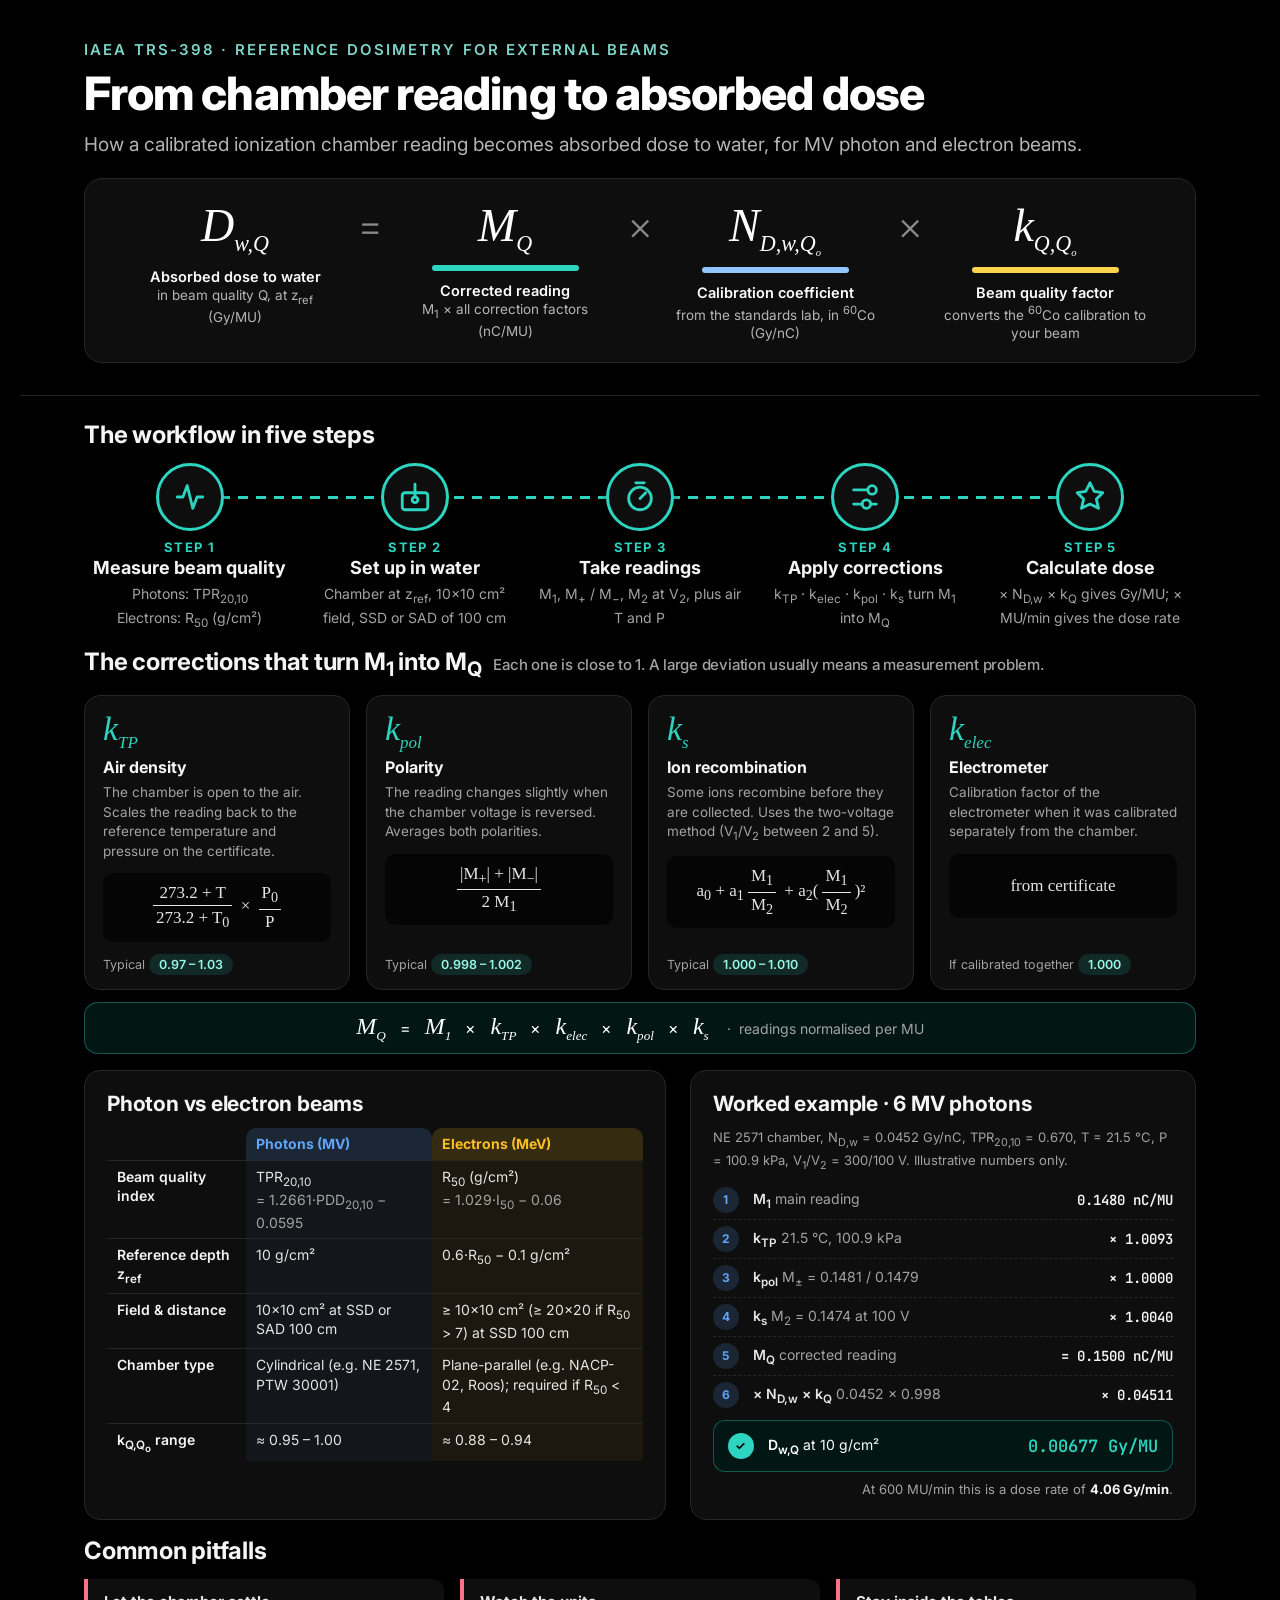
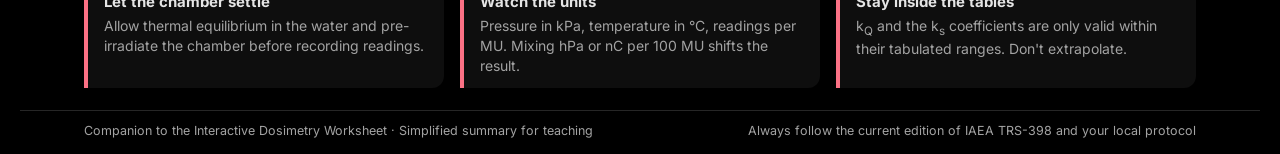
<file: infographic/trs398-infographic-dark.html>
<!DOCTYPE html>
<html lang="en">
<head>
<meta charset="UTF-8">
<meta name="viewport" content="width=1240">
<title>TRS-398 Infographic (Dark)</title>
<link href="https://fonts.googleapis.com/css2?family=Inter:wght@400;500;600;700;800&family=JetBrains+Mono:wght@500;600&display=swap" rel="stylesheet">
<style>
  :root {
    --navy: #000000;
    --navy-2: #000000;
    --heading: #f5f5f5;
    --ink: #e5e5e5;
    --muted: #a3a3a3;
    --line: #262626;
    --bg: #000000;
    --card: #0e0e0e;
    --inset: #050505;
    --deep: #021614;
    --teal: #2dd4bf;
    --teal-soft: rgba(45, 212, 191, 0.14);
    --photon: #60a5fa;
    --photon-soft: rgba(96, 165, 250, 0.16);
    --electron: #fbbf24;
    --electron-soft: rgba(251, 191, 36, 0.16);
    --rose: #fb7185;
  }
  * { box-sizing: border-box; margin: 0; padding: 0; }
  html, body { background: var(--bg); }
  body {
    font-family: 'Inter', 'Liberation Sans', Arial, sans-serif;
    color: var(--ink);
    -webkit-print-color-adjust: exact;
    print-color-adjust: exact;
  }
  @page { size: 1240px 1754px; margin: 0; }

  .poster {
    width: 1240px;
    height: 1754px;
    margin: 0 auto;
    background: var(--bg);
    display: flex;
    flex-direction: column;
    overflow: hidden;
  }

  /* ---------- Header ---------- */
  .hero {
    background: linear-gradient(135deg, var(--navy) 0%, var(--navy-2) 100%);
    color: #fff;
    padding: 40px 64px 32px;
    border-bottom: 1px solid var(--line);
    position: relative;
  }
  .eyebrow {
    font-size: 15px;
    font-weight: 600;
    letter-spacing: 0.14em;
    text-transform: uppercase;
    color: #7dd3c8;
  }
  .hero h1 {
    font-size: 46px;
    font-weight: 800;
    line-height: 1.08;
    letter-spacing: -0.02em;
    margin-top: 10px;
  }
  .hero p.lede {
    font-size: 19px;
    color: #b5b5b5;
    margin-top: 12px;
    max-width: 1110px;
    line-height: 1.45;
  }

  /* Master equation */
  .equation {
    margin-top: 20px;
    background: #0e0e0e;
    border: 1px solid #262626;
    border-radius: 18px;
    padding: 22px 28px 20px;
    display: grid;
    grid-template-columns: auto auto auto auto auto auto auto;
    align-items: start;
    justify-content: center;
    column-gap: 18px;
  }
  .eq-term { text-align: center; }
  .eq-sym {
    font-family: 'Liberation Serif', 'Times New Roman', serif;
    font-style: italic;
    font-size: 46px;
    line-height: 1.1;
    white-space: nowrap;
  }
  .eq-sym sub { font-size: 0.48em; font-style: italic; }
  .eq-op {
    font-size: 40px;
    line-height: 1.25;
    color: #8a8a8a;
    font-weight: 300;
  }
  .eq-label {
    margin-top: 10px;
    font-size: 13.5px;
    line-height: 1.35;
    color: #b5b5b5;
    max-width: 210px;
  }
  .eq-label b { display: block; color: #fff; font-size: 14.5px; font-weight: 600; }
  .eq-tick {
    height: 6px;
    border-radius: 3px;
    margin: 8px auto 0;
    width: 70%;
  }

  /* ---------- Body ---------- */
  .body {
    padding: 24px 64px 0;
    flex: 1;
    display: flex;
    flex-direction: column;
    gap: 16px;
  }
  .section-title {
    display: flex;
    align-items: baseline;
    gap: 12px;
    font-size: 24px;
    font-weight: 700;
    color: var(--heading);
    letter-spacing: -0.01em;
    margin-bottom: 14px;
  }
  .section-title small {
    font-size: 15px;
    font-weight: 500;
    color: var(--muted);
  }

  /* Steps */
  .steps {
    display: grid;
    grid-template-columns: repeat(5, 1fr);
    gap: 14px;
    position: relative;
  }
  .steps::before {
    content: "";
    position: absolute;
    top: 33px;
    left: 9%;
    right: 9%;
    height: 3px;
    background: repeating-linear-gradient(90deg, var(--teal) 0 10px, transparent 10px 18px);
    z-index: 0;
  }
  .step {
    position: relative;
    z-index: 1;
    text-align: center;
  }
  .step .dot {
    width: 68px; height: 68px;
    margin: 0 auto;
    border-radius: 50%;
    background: var(--card);
    border: 3px solid var(--teal);
    display: flex; align-items: center; justify-content: center;
    box-shadow: 0 4px 10px rgba(0,0,0,0.45);
  }
  .step .dot svg { width: 34px; height: 34px; stroke: var(--teal); fill: none; stroke-width: 2; stroke-linecap: round; stroke-linejoin: round; }
  .step .num {
    margin-top: 8px;
    font-size: 13px;
    font-weight: 700;
    color: var(--teal);
    letter-spacing: 0.1em;
  }
  .step h3 { font-size: 18px; font-weight: 700; color: var(--heading); margin-top: 2px; }
  .step p { font-size: 14px; color: var(--muted); line-height: 1.45; margin-top: 6px; padding: 0 4px; }

  /* Correction cards */
  .corrections {
    display: grid;
    grid-template-columns: repeat(4, 1fr);
    gap: 16px;
  }
  .kcard {
    background: var(--card);
    border: 1px solid var(--line);
    border-radius: 16px;
    padding: 16px 18px 14px;
    display: flex;
    flex-direction: column;
    box-shadow: 0 2px 6px rgba(0,0,0,0.35);
  }
  .kcard .k {
    font-family: 'Liberation Serif', 'Times New Roman', serif;
    font-style: italic;
    font-size: 34px;
    color: var(--teal);
    line-height: 1;
  }
  .kcard .k sub { font-size: 0.5em; }
  .kcard h4 { font-size: 16px; font-weight: 700; color: var(--heading); margin-top: 6px; }
  .kcard .why { font-size: 13.5px; color: var(--muted); line-height: 1.45; margin-top: 6px; }
  .kcard .formula {
    margin-top: 12px;
    background: var(--inset);
    color: var(--ink);
    border-radius: 10px;
    padding: 10px 8px;
    text-align: center;
    font-family: 'Liberation Serif', 'Times New Roman', serif;
    font-size: 17px;
    min-height: 64px;
    display: flex; align-items: center; justify-content: center;
  }
  .frac { display: inline-flex; flex-direction: column; vertical-align: middle; margin: 0 4px; text-align: center; }
  .frac > span:first-child { border-bottom: 1.5px solid var(--ink); padding: 0 3px 2px; }
  .frac > span:last-child { padding: 2px 3px 0; }
  .kcard .typ {
    margin-top: auto;
    padding-top: 12px;
    font-size: 12.5px;
    color: var(--muted);
  }
  .kcard .typ b {
    display: inline-block;
    background: var(--teal-soft);
    color: #99f6e4;
    font-weight: 600;
    border-radius: 999px;
    padding: 3px 10px;
    margin-left: 4px;
  }
  .chain {
    margin-top: 12px;
    background: var(--deep);
    border: 1px solid rgba(45, 212, 191, 0.35);
    color: #fff;
    border-radius: 14px;
    padding: 10px 20px;
    display: flex;
    align-items: center;
    justify-content: center;
    gap: 14px;
    font-size: 16px;
  }
  .chain .serif { font-family: 'Liberation Serif', 'Times New Roman', serif; font-style: italic; font-size: 24px; }
  .chain .serif sub { font-size: 0.55em; }
  .chain .note { color: #a3a3a3; font-size: 14px; }

  /* Two columns */
  .two-col {
    display: grid;
    grid-template-columns: 1.15fr 1fr;
    gap: 24px;
  }
  .panel {
    background: var(--card);
    border: 1px solid var(--line);
    border-radius: 16px;
    padding: 20px 22px;
    box-shadow: 0 2px 6px rgba(0,0,0,0.35);
  }
  .panel .section-title { margin-bottom: 12px; font-size: 21px; }

  table.compare { width: 100%; border-collapse: separate; border-spacing: 0; font-size: 14px; }
  table.compare th, table.compare td { padding: 6px 10px; text-align: left; vertical-align: top; line-height: 1.38; }
  table.compare thead th { font-size: 14px; font-weight: 700; }
  table.compare thead th.ph { background: var(--photon-soft); color: var(--photon); border-radius: 10px 10px 0 0; }
  table.compare thead th.el { background: var(--electron-soft); color: var(--electron); border-radius: 10px 10px 0 0; }
  table.compare tbody th { font-weight: 600; color: var(--heading); width: 26%; border-top: 1px solid var(--line); }
  table.compare tbody td { border-top: 1px solid var(--line); color: var(--ink); }
  table.compare tbody td.ph { background: rgba(96, 165, 250, 0.06); }
  table.compare tbody td.el { background: rgba(251, 191, 36, 0.06); }
  .serif { font-family: 'Liberation Serif', 'Times New Roman', serif; font-style: italic; }

  /* Worked example ladder */
  .ladder { list-style: none; }
  .ladder li {
    display: grid;
    grid-template-columns: 30px 1fr auto;
    align-items: center;
    gap: 10px;
    padding: 6px 0;
    border-top: 1px dashed var(--line);
    font-size: 14px;
  }
  .ladder li:first-child { border-top: none; }
  .ladder .i {
    width: 26px; height: 26px; border-radius: 50%;
    background: var(--photon-soft); color: var(--photon);
    font-size: 12px; font-weight: 700;
    display: flex; align-items: center; justify-content: center;
  }
  .ladder .val { font-family: 'JetBrains Mono', 'DejaVu Sans Mono', monospace; font-weight: 600; color: var(--heading); font-size: 14px; }
  .ladder .what { color: var(--muted); }
  .ladder .what b { color: var(--ink); font-weight: 600; }
  .ladder li.final {
    margin-top: 6px;
    border-top: none;
    background: var(--deep);
    border: 1px solid rgba(45, 212, 191, 0.35);
    color: #fff;
    border-radius: 12px;
    padding: 12px 14px;
  }
  .ladder li.final .i { background: var(--teal); color: #000; }
  .ladder li.final .what, .ladder li.final .what b { color: #fff; }
  .ladder li.final .val { color: var(--teal); font-size: 17px; }
  .ex-meta { font-size: 13px; color: var(--muted); margin-bottom: 8px; line-height: 1.45; }

  /* Pitfalls */
  .pitfalls {
    display: grid;
    grid-template-columns: repeat(3, 1fr);
    gap: 16px;
  }
  .pit {
    border-left: 4px solid var(--rose);
    background: var(--card);
    border-radius: 0 12px 12px 0;
    padding: 12px 16px;
    font-size: 14px;
    line-height: 1.45;
    color: var(--muted);
    box-shadow: 0 2px 6px rgba(0,0,0,0.35);
  }
  .pit b { display: block; color: var(--ink); font-size: 15px; margin-bottom: 3px; }

  .footer {
    margin-top: auto;
    padding: 12px 64px 16px;
    font-size: 12.5px;
    color: var(--muted);
    display: flex;
    justify-content: space-between;
    border-top: 1px solid var(--line);
  }
</style>
</head>
<body>
<div class="poster">

  <header class="hero">
    <div class="eyebrow">IAEA TRS-398 · Reference dosimetry for external beams</div>
    <h1>From chamber reading to absorbed dose</h1>
    <p class="lede">How a calibrated ionization chamber reading becomes absorbed dose to water, for MV photon and electron beams.</p>

    <div class="equation">
      <div class="eq-term">
        <div class="eq-sym">D<sub>w,Q</sub></div>
        <div class="eq-label"><b>Absorbed dose to water</b>in beam quality Q, at z<sub>ref</sub> (Gy/MU)</div>
      </div>
      <div class="eq-op">=</div>
      <div class="eq-term">
        <div class="eq-sym">M<sub>Q</sub></div>
        <div class="eq-tick" style="background:#2dd4bf"></div>
        <div class="eq-label"><b>Corrected reading</b>M<sub>1</sub> × all correction factors (nC/MU)</div>
      </div>
      <div class="eq-op">×</div>
      <div class="eq-term">
        <div class="eq-sym">N<sub>D,w,Q<sub>o</sub></sub></div>
        <div class="eq-tick" style="background:#93c5fd"></div>
        <div class="eq-label"><b>Calibration coefficient</b>from the standards lab, in <sup>60</sup>Co (Gy/nC)</div>
      </div>
      <div class="eq-op">×</div>
      <div class="eq-term">
        <div class="eq-sym">k<sub>Q,Q<sub>o</sub></sub></div>
        <div class="eq-tick" style="background:#fcd34d"></div>
        <div class="eq-label"><b>Beam quality factor</b>converts the <sup>60</sup>Co calibration to your beam</div>
      </div>
    </div>
  </header>

  <main class="body">

    <!-- Workflow -->
    <section>
      <div class="section-title">The workflow in five steps</div>
      <div class="steps">
        <div class="step">
          <div class="dot"><svg viewBox="0 0 24 24"><path d="M3 12h4l3-8 4 16 3-8h4"/></svg></div>
          <div class="num">STEP 1</div>
          <h3>Measure beam quality</h3>
          <p>Photons: TPR<sub>20,10</sub><br>Electrons: R<sub>50</sub> (g/cm²)</p>
        </div>
        <div class="step">
          <div class="dot"><svg viewBox="0 0 24 24"><rect x="3" y="9" width="18" height="12" rx="2"/><path d="M12 3v9"/><circle cx="12" cy="14" r="2"/></svg></div>
          <div class="num">STEP 2</div>
          <h3>Set up in water</h3>
          <p>Chamber at z<sub>ref</sub>, 10×10 cm² field, SSD or SAD of 100 cm</p>
        </div>
        <div class="step">
          <div class="dot"><svg viewBox="0 0 24 24"><circle cx="12" cy="13" r="8"/><path d="M12 13l4-4"/><path d="M9 2h6"/></svg></div>
          <div class="num">STEP 3</div>
          <h3>Take readings</h3>
          <p>M<sub>1</sub>, M<sub>+</sub> / M<sub>−</sub>, M<sub>2</sub> at V<sub>2</sub>, plus air T and P</p>
        </div>
        <div class="step">
          <div class="dot"><svg viewBox="0 0 24 24"><path d="M4 7h10"/><path d="M4 17h6"/><circle cx="17" cy="7" r="3"/><circle cx="13" cy="17" r="3"/><path d="M16 17h4"/></svg></div>
          <div class="num">STEP 4</div>
          <h3>Apply corrections</h3>
          <p>k<sub>TP</sub> · k<sub>elec</sub> · k<sub>pol</sub> · k<sub>s</sub> turn M<sub>1</sub> into M<sub>Q</sub></p>
        </div>
        <div class="step">
          <div class="dot"><svg viewBox="0 0 24 24"><path d="M12 2l3 6 6 1-4.5 4.5L18 20l-6-3-6 3 1.5-6.5L3 9l6-1z"/></svg></div>
          <div class="num">STEP 5</div>
          <h3>Calculate dose</h3>
          <p>× N<sub>D,w</sub> × k<sub>Q</sub> gives Gy/MU; × MU/min gives the dose rate</p>
        </div>
      </div>
    </section>

    <!-- Corrections -->
    <section>
      <div class="section-title"><span>The corrections that turn M<sub>1</sub> into M<sub>Q</sub></span> <small>Each one is close to 1. A large deviation usually means a measurement problem.</small></div>
      <div class="corrections">
        <div class="kcard">
          <div class="k">k<sub>TP</sub></div>
          <h4>Air density</h4>
          <div class="why">The chamber is open to the air. Scales the reading back to the reference temperature and pressure on the certificate.</div>
          <div class="formula"><span>
            <span class="frac"><span>273.2 + T</span><span>273.2 + T<sub>0</sub></span></span>
            ×
            <span class="frac"><span>P<sub>0</sub></span><span>P</span></span>
          </span></div>
          <div class="typ">Typical<b>0.97 – 1.03</b></div>
        </div>
        <div class="kcard">
          <div class="k">k<sub>pol</sub></div>
          <h4>Polarity</h4>
          <div class="why">The reading changes slightly when the chamber voltage is reversed. Averages both polarities.</div>
          <div class="formula">
            <span class="frac"><span>|M<sub>+</sub>| + |M<sub>−</sub>|</span><span>2 M<sub>1</sub></span></span>
          </div>
          <div class="typ">Typical<b>0.998 – 1.002</b></div>
        </div>
        <div class="kcard">
          <div class="k">k<sub>s</sub></div>
          <h4>Ion recombination</h4>
          <div class="why">Some ions recombine before they are collected. Uses the two-voltage method (V<sub>1</sub>/V<sub>2</sub> between 2 and 5).</div>
          <div class="formula"><span>a<sub>0</sub> + a<sub>1</sub><span class="frac"><span>M<sub>1</sub></span><span>M<sub>2</sub></span></span> + a<sub>2</sub>(<span class="frac"><span>M<sub>1</sub></span><span>M<sub>2</sub></span></span>)²</span></div>
          <div class="typ">Typical<b>1.000 – 1.010</b></div>
        </div>
        <div class="kcard">
          <div class="k">k<sub>elec</sub></div>
          <h4>Electrometer</h4>
          <div class="why">Calibration factor of the electrometer when it was calibrated separately from the chamber.</div>
          <div class="formula">from certificate</div>
          <div class="typ">If calibrated together<b>1.000</b></div>
        </div>
      </div>
      <div class="chain">
        <span class="serif">M<sub>Q</sub></span> = <span class="serif">M<sub>1</sub></span> × <span class="serif">k<sub>TP</sub></span> × <span class="serif">k<sub>elec</sub></span> × <span class="serif">k<sub>pol</sub></span> × <span class="serif">k<sub>s</sub></span>
        <span class="note">&nbsp;·&nbsp; readings normalised per MU</span>
      </div>
    </section>

    <!-- Photon vs electron + worked example -->
    <section class="two-col">
      <div class="panel">
        <div class="section-title">Photon vs electron beams</div>
        <table class="compare">
          <thead>
            <tr><th></th><th class="ph">Photons (MV)</th><th class="el">Electrons (MeV)</th></tr>
          </thead>
          <tbody>
            <tr><th>Beam quality index</th>
              <td class="ph">TPR<sub>20,10</sub><br><span style="color:var(--muted)">= 1.2661·PDD<sub>20,10</sub> − 0.0595</span></td>
              <td class="el">R<sub>50</sub> (g/cm²)<br><span style="color:var(--muted)">= 1.029·I<sub>50</sub> − 0.06</span></td></tr>
            <tr><th>Reference depth z<sub>ref</sub></th>
              <td class="ph">10 g/cm²</td>
              <td class="el">0.6·R<sub>50</sub> − 0.1 g/cm²</td></tr>
            <tr><th>Field &amp; distance</th>
              <td class="ph">10×10 cm² at SSD or SAD 100 cm</td>
              <td class="el">≥ 10×10 cm² (≥ 20×20 if R<sub>50</sub> &gt; 7) at SSD 100 cm</td></tr>
            <tr><th>Chamber type</th>
              <td class="ph">Cylindrical (e.g. NE 2571, PTW 30001)</td>
              <td class="el">Plane-parallel (e.g. NACP-02, Roos); required if R<sub>50</sub> &lt; 4</td></tr>
            <tr><th>k<sub>Q,Q<sub>o</sub></sub> range</th>
              <td class="ph">≈ 0.95 – 1.00</td>
              <td class="el">≈ 0.88 – 0.94</td></tr>
          </tbody>
        </table>
      </div>

      <div class="panel">
        <div class="section-title">Worked example · 6 MV photons</div>
        <div class="ex-meta">NE 2571 chamber, N<sub>D,w</sub> = 0.0452 Gy/nC, TPR<sub>20,10</sub> = 0.670, T = 21.5 °C, P = 100.9 kPa, V<sub>1</sub>/V<sub>2</sub> = 300/100 V. Illustrative numbers only.</div>
        <ol class="ladder">
          <li><span class="i">1</span><span class="what"><b>M<sub>1</sub></b> main reading</span><span class="val">0.1480 nC/MU</span></li>
          <li><span class="i">2</span><span class="what"><b>k<sub>TP</sub></b> 21.5 °C, 100.9 kPa</span><span class="val">× 1.0093</span></li>
          <li><span class="i">3</span><span class="what"><b>k<sub>pol</sub></b> M<sub>±</sub> = 0.1481 / 0.1479</span><span class="val">× 1.0000</span></li>
          <li><span class="i">4</span><span class="what"><b>k<sub>s</sub></b> M<sub>2</sub> = 0.1474 at 100 V</span><span class="val">× 1.0040</span></li>
          <li><span class="i">5</span><span class="what"><b>M<sub>Q</sub></b> corrected reading</span><span class="val">= 0.1500 nC/MU</span></li>
          <li><span class="i">6</span><span class="what"><b>× N<sub>D,w</sub> × k<sub>Q</sub></b> 0.0452 × 0.998</span><span class="val">× 0.04511</span></li>
          <li class="final"><span class="i">✓</span><span class="what"><b>D<sub>w,Q</sub></b> at 10 g/cm²</span><span class="val">0.00677 Gy/MU</span></li>
        </ol>
        <div class="ex-meta" style="margin:8px 0 0;text-align:right">At 600 MU/min this is a dose rate of <b style="color:var(--heading)">4.06 Gy/min</b>.</div>
      </div>
    </section>

    <!-- Pitfalls -->
    <section>
      <div class="section-title">Common pitfalls</div>
      <div class="pitfalls">
        <div class="pit"><b>Let the chamber settle</b>Allow thermal equilibrium in the water and pre-irradiate the chamber before recording readings.</div>
        <div class="pit"><b>Watch the units</b>Pressure in kPa, temperature in °C, readings per MU. Mixing hPa or nC per 100 MU shifts the result.</div>
        <div class="pit"><b>Stay inside the tables</b>k<sub>Q</sub> and the k<sub>s</sub> coefficients are only valid within their tabulated ranges. Don't extrapolate.</div>
      </div>
    </section>

  </main>

  <footer class="footer">
    <span>Companion to the Interactive Dosimetry Worksheet · Simplified summary for teaching</span>
    <span>Always follow the current edition of IAEA TRS-398 and your local protocol</span>
  </footer>
</div>
</body>
</html>
</file>
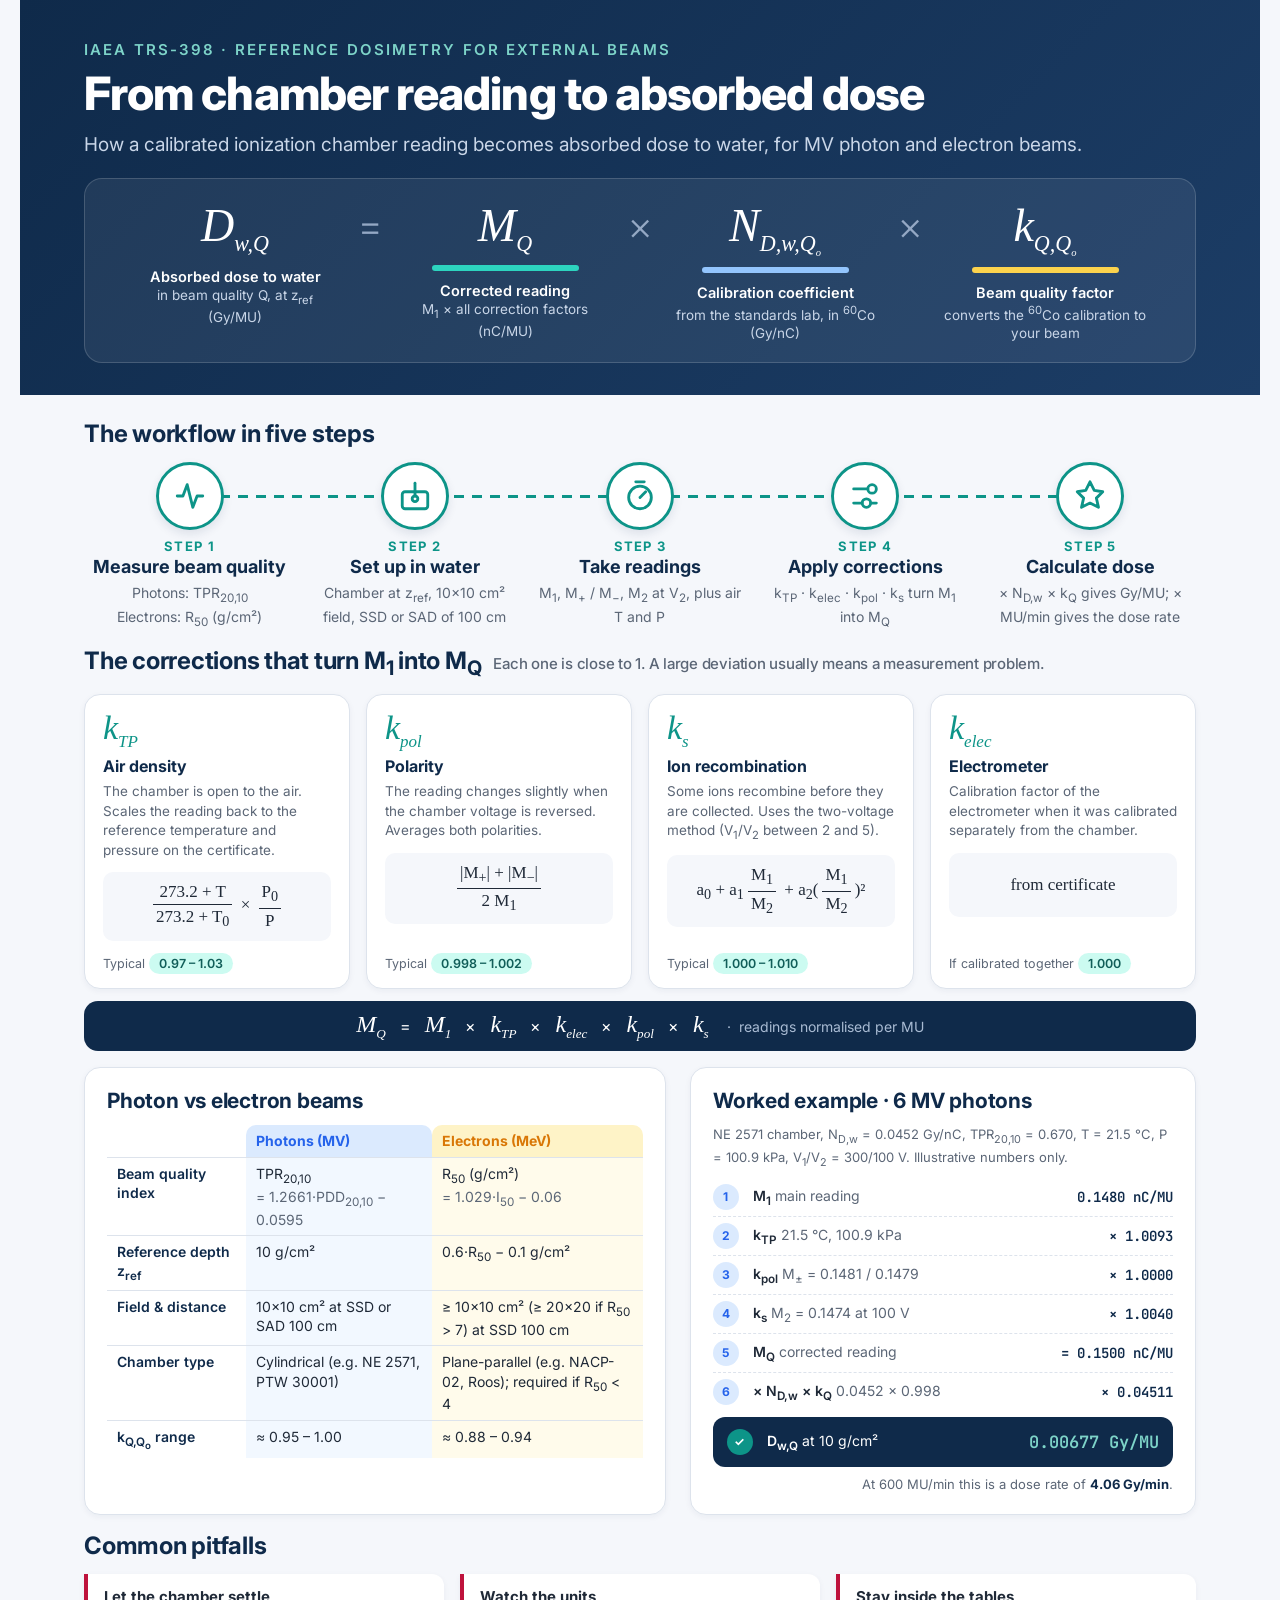
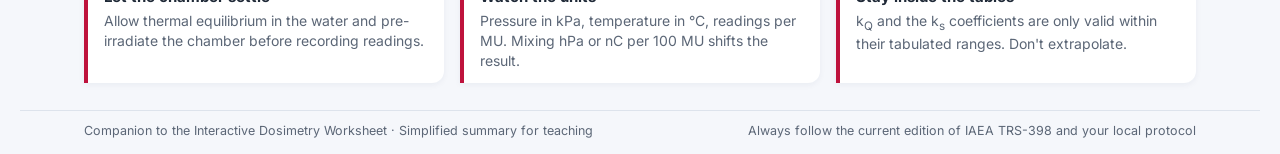
<file: infographic/trs398-infographic.html>
<!DOCTYPE html>
<html lang="en">
<head>
<meta charset="UTF-8">
<meta name="viewport" content="width=1240">
<title>TRS-398 Dosimetry Infographic</title>
<link href="https://fonts.googleapis.com/css2?family=Inter:wght@400;500;600;700;800&family=JetBrains+Mono:wght@500;600&display=swap" rel="stylesheet">
<style>
  :root {
    --navy: #0f2a4a;
    --navy-2: #1c3d66;
    --ink: #1f2937;
    --muted: #5b6676;
    --line: #dde3ec;
    --bg: #f5f7fb;
    --card: #ffffff;
    --teal: #0d9488;
    --teal-soft: #ccfbf1;
    --photon: #2563eb;
    --photon-soft: #dbeafe;
    --electron: #d97706;
    --electron-soft: #fef3c7;
    --rose: #be123c;
  }
  * { box-sizing: border-box; margin: 0; padding: 0; }
  html, body { background: var(--bg); }
  body {
    font-family: 'Inter', 'Liberation Sans', Arial, sans-serif;
    color: var(--ink);
    -webkit-print-color-adjust: exact;
    print-color-adjust: exact;
  }
  @page { size: 1240px 1754px; margin: 0; }

  .poster {
    width: 1240px;
    height: 1754px;
    margin: 0 auto;
    background: var(--bg);
    display: flex;
    flex-direction: column;
    overflow: hidden;
  }

  /* ---------- Header ---------- */
  .hero {
    background: linear-gradient(135deg, var(--navy) 0%, var(--navy-2) 100%);
    color: #fff;
    padding: 40px 64px 32px;
    position: relative;
  }
  .eyebrow {
    font-size: 15px;
    font-weight: 600;
    letter-spacing: 0.14em;
    text-transform: uppercase;
    color: #7dd3c8;
  }
  .hero h1 {
    font-size: 46px;
    font-weight: 800;
    line-height: 1.08;
    letter-spacing: -0.02em;
    margin-top: 10px;
  }
  .hero p.lede {
    font-size: 19px;
    color: #c9d6e8;
    margin-top: 12px;
    max-width: 1110px;
    line-height: 1.45;
  }

  /* Master equation */
  .equation {
    margin-top: 20px;
    background: rgba(255,255,255,0.07);
    border: 1px solid rgba(255,255,255,0.16);
    border-radius: 18px;
    padding: 22px 28px 20px;
    display: grid;
    grid-template-columns: auto auto auto auto auto auto auto;
    align-items: start;
    justify-content: center;
    column-gap: 18px;
  }
  .eq-term { text-align: center; }
  .eq-sym {
    font-family: 'Liberation Serif', 'Times New Roman', serif;
    font-style: italic;
    font-size: 46px;
    line-height: 1.1;
    white-space: nowrap;
  }
  .eq-sym sub { font-size: 0.48em; font-style: italic; }
  .eq-op {
    font-size: 40px;
    line-height: 1.25;
    color: #94a8c4;
    font-weight: 300;
  }
  .eq-label {
    margin-top: 10px;
    font-size: 13.5px;
    line-height: 1.35;
    color: #c9d6e8;
    max-width: 210px;
  }
  .eq-label b { display: block; color: #fff; font-size: 14.5px; font-weight: 600; }
  .eq-tick {
    height: 6px;
    border-radius: 3px;
    margin: 8px auto 0;
    width: 70%;
  }

  /* ---------- Body ---------- */
  .body {
    padding: 24px 64px 0;
    flex: 1;
    display: flex;
    flex-direction: column;
    gap: 16px;
  }
  .section-title {
    display: flex;
    align-items: baseline;
    gap: 12px;
    font-size: 24px;
    font-weight: 700;
    color: var(--navy);
    letter-spacing: -0.01em;
    margin-bottom: 14px;
  }
  .section-title small {
    font-size: 15px;
    font-weight: 500;
    color: var(--muted);
  }

  /* Steps */
  .steps {
    display: grid;
    grid-template-columns: repeat(5, 1fr);
    gap: 14px;
    position: relative;
  }
  .steps::before {
    content: "";
    position: absolute;
    top: 33px;
    left: 9%;
    right: 9%;
    height: 3px;
    background: repeating-linear-gradient(90deg, var(--teal) 0 10px, transparent 10px 18px);
    z-index: 0;
  }
  .step {
    position: relative;
    z-index: 1;
    text-align: center;
  }
  .step .dot {
    width: 68px; height: 68px;
    margin: 0 auto;
    border-radius: 50%;
    background: var(--card);
    border: 3px solid var(--teal);
    display: flex; align-items: center; justify-content: center;
    box-shadow: 0 4px 10px rgba(15,42,74,0.10);
  }
  .step .dot svg { width: 34px; height: 34px; stroke: var(--teal); fill: none; stroke-width: 2; stroke-linecap: round; stroke-linejoin: round; }
  .step .num {
    margin-top: 8px;
    font-size: 13px;
    font-weight: 700;
    color: var(--teal);
    letter-spacing: 0.1em;
  }
  .step h3 { font-size: 18px; font-weight: 700; color: var(--navy); margin-top: 2px; }
  .step p { font-size: 14px; color: var(--muted); line-height: 1.45; margin-top: 6px; padding: 0 4px; }

  /* Correction cards */
  .corrections {
    display: grid;
    grid-template-columns: repeat(4, 1fr);
    gap: 16px;
  }
  .kcard {
    background: var(--card);
    border: 1px solid var(--line);
    border-radius: 16px;
    padding: 16px 18px 14px;
    display: flex;
    flex-direction: column;
    box-shadow: 0 2px 6px rgba(15,42,74,0.05);
  }
  .kcard .k {
    font-family: 'Liberation Serif', 'Times New Roman', serif;
    font-style: italic;
    font-size: 34px;
    color: var(--teal);
    line-height: 1;
  }
  .kcard .k sub { font-size: 0.5em; }
  .kcard h4 { font-size: 16px; font-weight: 700; color: var(--navy); margin-top: 6px; }
  .kcard .why { font-size: 13.5px; color: var(--muted); line-height: 1.45; margin-top: 6px; }
  .kcard .formula {
    margin-top: 12px;
    background: var(--bg);
    border-radius: 10px;
    padding: 10px 8px;
    text-align: center;
    font-family: 'Liberation Serif', 'Times New Roman', serif;
    font-size: 17px;
    min-height: 64px;
    display: flex; align-items: center; justify-content: center;
  }
  .frac { display: inline-flex; flex-direction: column; vertical-align: middle; margin: 0 4px; text-align: center; }
  .frac > span:first-child { border-bottom: 1.5px solid var(--ink); padding: 0 3px 2px; }
  .frac > span:last-child { padding: 2px 3px 0; }
  .kcard .typ {
    margin-top: auto;
    padding-top: 12px;
    font-size: 12.5px;
    color: var(--muted);
  }
  .kcard .typ b {
    display: inline-block;
    background: var(--teal-soft);
    color: #115e59;
    font-weight: 600;
    border-radius: 999px;
    padding: 3px 10px;
    margin-left: 4px;
  }
  .chain {
    margin-top: 12px;
    background: var(--navy);
    color: #fff;
    border-radius: 14px;
    padding: 10px 20px;
    display: flex;
    align-items: center;
    justify-content: center;
    gap: 14px;
    font-size: 16px;
  }
  .chain .serif { font-family: 'Liberation Serif', 'Times New Roman', serif; font-style: italic; font-size: 24px; }
  .chain .serif sub { font-size: 0.55em; }
  .chain .note { color: #a9bbd3; font-size: 14px; }

  /* Two columns */
  .two-col {
    display: grid;
    grid-template-columns: 1.15fr 1fr;
    gap: 24px;
  }
  .panel {
    background: var(--card);
    border: 1px solid var(--line);
    border-radius: 16px;
    padding: 20px 22px;
    box-shadow: 0 2px 6px rgba(15,42,74,0.05);
  }
  .panel .section-title { margin-bottom: 12px; font-size: 21px; }

  table.compare { width: 100%; border-collapse: separate; border-spacing: 0; font-size: 14px; }
  table.compare th, table.compare td { padding: 6px 10px; text-align: left; vertical-align: top; line-height: 1.38; }
  table.compare thead th { font-size: 14px; font-weight: 700; }
  table.compare thead th.ph { background: var(--photon-soft); color: var(--photon); border-radius: 10px 10px 0 0; }
  table.compare thead th.el { background: var(--electron-soft); color: var(--electron); border-radius: 10px 10px 0 0; }
  table.compare tbody th { font-weight: 600; color: var(--navy); width: 26%; border-top: 1px solid var(--line); }
  table.compare tbody td { border-top: 1px solid var(--line); color: var(--ink); }
  table.compare tbody td.ph { background: rgba(219,234,254,0.35); }
  table.compare tbody td.el { background: rgba(254,243,199,0.35); }
  .serif { font-family: 'Liberation Serif', 'Times New Roman', serif; font-style: italic; }

  /* Worked example ladder */
  .ladder { list-style: none; }
  .ladder li {
    display: grid;
    grid-template-columns: 30px 1fr auto;
    align-items: center;
    gap: 10px;
    padding: 6px 0;
    border-top: 1px dashed var(--line);
    font-size: 14px;
  }
  .ladder li:first-child { border-top: none; }
  .ladder .i {
    width: 26px; height: 26px; border-radius: 50%;
    background: var(--photon-soft); color: var(--photon);
    font-size: 12px; font-weight: 700;
    display: flex; align-items: center; justify-content: center;
  }
  .ladder .val { font-family: 'JetBrains Mono', 'DejaVu Sans Mono', monospace; font-weight: 600; color: var(--navy); font-size: 14px; }
  .ladder .what { color: var(--muted); }
  .ladder .what b { color: var(--ink); font-weight: 600; }
  .ladder li.final {
    margin-top: 6px;
    border-top: none;
    background: var(--navy);
    color: #fff;
    border-radius: 12px;
    padding: 12px 14px;
  }
  .ladder li.final .i { background: var(--teal); color: #fff; }
  .ladder li.final .what, .ladder li.final .what b { color: #fff; }
  .ladder li.final .val { color: #7dd3c8; font-size: 17px; }
  .ex-meta { font-size: 13px; color: var(--muted); margin-bottom: 8px; line-height: 1.45; }

  /* Pitfalls */
  .pitfalls {
    display: grid;
    grid-template-columns: repeat(3, 1fr);
    gap: 16px;
  }
  .pit {
    border-left: 4px solid var(--rose);
    background: #fff;
    border-radius: 0 12px 12px 0;
    padding: 12px 16px;
    font-size: 14px;
    line-height: 1.45;
    color: var(--muted);
    box-shadow: 0 2px 6px rgba(15,42,74,0.05);
  }
  .pit b { display: block; color: var(--ink); font-size: 15px; margin-bottom: 3px; }

  .footer {
    margin-top: auto;
    padding: 12px 64px 16px;
    font-size: 12.5px;
    color: var(--muted);
    display: flex;
    justify-content: space-between;
    border-top: 1px solid var(--line);
  }
</style>
</head>
<body>
<div class="poster">

  <header class="hero">
    <div class="eyebrow">IAEA TRS-398 · Reference dosimetry for external beams</div>
    <h1>From chamber reading to absorbed dose</h1>
    <p class="lede">How a calibrated ionization chamber reading becomes absorbed dose to water, for MV photon and electron beams.</p>

    <div class="equation">
      <div class="eq-term">
        <div class="eq-sym">D<sub>w,Q</sub></div>
        <div class="eq-label"><b>Absorbed dose to water</b>in beam quality Q, at z<sub>ref</sub> (Gy/MU)</div>
      </div>
      <div class="eq-op">=</div>
      <div class="eq-term">
        <div class="eq-sym">M<sub>Q</sub></div>
        <div class="eq-tick" style="background:#2dd4bf"></div>
        <div class="eq-label"><b>Corrected reading</b>M<sub>1</sub> × all correction factors (nC/MU)</div>
      </div>
      <div class="eq-op">×</div>
      <div class="eq-term">
        <div class="eq-sym">N<sub>D,w,Q<sub>o</sub></sub></div>
        <div class="eq-tick" style="background:#93c5fd"></div>
        <div class="eq-label"><b>Calibration coefficient</b>from the standards lab, in <sup>60</sup>Co (Gy/nC)</div>
      </div>
      <div class="eq-op">×</div>
      <div class="eq-term">
        <div class="eq-sym">k<sub>Q,Q<sub>o</sub></sub></div>
        <div class="eq-tick" style="background:#fcd34d"></div>
        <div class="eq-label"><b>Beam quality factor</b>converts the <sup>60</sup>Co calibration to your beam</div>
      </div>
    </div>
  </header>

  <main class="body">

    <!-- Workflow -->
    <section>
      <div class="section-title">The workflow in five steps</div>
      <div class="steps">
        <div class="step">
          <div class="dot"><svg viewBox="0 0 24 24"><path d="M3 12h4l3-8 4 16 3-8h4"/></svg></div>
          <div class="num">STEP 1</div>
          <h3>Measure beam quality</h3>
          <p>Photons: TPR<sub>20,10</sub><br>Electrons: R<sub>50</sub> (g/cm²)</p>
        </div>
        <div class="step">
          <div class="dot"><svg viewBox="0 0 24 24"><rect x="3" y="9" width="18" height="12" rx="2"/><path d="M12 3v9"/><circle cx="12" cy="14" r="2"/></svg></div>
          <div class="num">STEP 2</div>
          <h3>Set up in water</h3>
          <p>Chamber at z<sub>ref</sub>, 10×10 cm² field, SSD or SAD of 100 cm</p>
        </div>
        <div class="step">
          <div class="dot"><svg viewBox="0 0 24 24"><circle cx="12" cy="13" r="8"/><path d="M12 13l4-4"/><path d="M9 2h6"/></svg></div>
          <div class="num">STEP 3</div>
          <h3>Take readings</h3>
          <p>M<sub>1</sub>, M<sub>+</sub> / M<sub>−</sub>, M<sub>2</sub> at V<sub>2</sub>, plus air T and P</p>
        </div>
        <div class="step">
          <div class="dot"><svg viewBox="0 0 24 24"><path d="M4 7h10"/><path d="M4 17h6"/><circle cx="17" cy="7" r="3"/><circle cx="13" cy="17" r="3"/><path d="M16 17h4"/></svg></div>
          <div class="num">STEP 4</div>
          <h3>Apply corrections</h3>
          <p>k<sub>TP</sub> · k<sub>elec</sub> · k<sub>pol</sub> · k<sub>s</sub> turn M<sub>1</sub> into M<sub>Q</sub></p>
        </div>
        <div class="step">
          <div class="dot"><svg viewBox="0 0 24 24"><path d="M12 2l3 6 6 1-4.5 4.5L18 20l-6-3-6 3 1.5-6.5L3 9l6-1z"/></svg></div>
          <div class="num">STEP 5</div>
          <h3>Calculate dose</h3>
          <p>× N<sub>D,w</sub> × k<sub>Q</sub> gives Gy/MU; × MU/min gives the dose rate</p>
        </div>
      </div>
    </section>

    <!-- Corrections -->
    <section>
      <div class="section-title"><span>The corrections that turn M<sub>1</sub> into M<sub>Q</sub></span> <small>Each one is close to 1. A large deviation usually means a measurement problem.</small></div>
      <div class="corrections">
        <div class="kcard">
          <div class="k">k<sub>TP</sub></div>
          <h4>Air density</h4>
          <div class="why">The chamber is open to the air. Scales the reading back to the reference temperature and pressure on the certificate.</div>
          <div class="formula"><span>
            <span class="frac"><span>273.2 + T</span><span>273.2 + T<sub>0</sub></span></span>
            ×
            <span class="frac"><span>P<sub>0</sub></span><span>P</span></span>
          </span></div>
          <div class="typ">Typical<b>0.97 – 1.03</b></div>
        </div>
        <div class="kcard">
          <div class="k">k<sub>pol</sub></div>
          <h4>Polarity</h4>
          <div class="why">The reading changes slightly when the chamber voltage is reversed. Averages both polarities.</div>
          <div class="formula">
            <span class="frac"><span>|M<sub>+</sub>| + |M<sub>−</sub>|</span><span>2 M<sub>1</sub></span></span>
          </div>
          <div class="typ">Typical<b>0.998 – 1.002</b></div>
        </div>
        <div class="kcard">
          <div class="k">k<sub>s</sub></div>
          <h4>Ion recombination</h4>
          <div class="why">Some ions recombine before they are collected. Uses the two-voltage method (V<sub>1</sub>/V<sub>2</sub> between 2 and 5).</div>
          <div class="formula"><span>a<sub>0</sub> + a<sub>1</sub><span class="frac"><span>M<sub>1</sub></span><span>M<sub>2</sub></span></span> + a<sub>2</sub>(<span class="frac"><span>M<sub>1</sub></span><span>M<sub>2</sub></span></span>)²</span></div>
          <div class="typ">Typical<b>1.000 – 1.010</b></div>
        </div>
        <div class="kcard">
          <div class="k">k<sub>elec</sub></div>
          <h4>Electrometer</h4>
          <div class="why">Calibration factor of the electrometer when it was calibrated separately from the chamber.</div>
          <div class="formula">from certificate</div>
          <div class="typ">If calibrated together<b>1.000</b></div>
        </div>
      </div>
      <div class="chain">
        <span class="serif">M<sub>Q</sub></span> = <span class="serif">M<sub>1</sub></span> × <span class="serif">k<sub>TP</sub></span> × <span class="serif">k<sub>elec</sub></span> × <span class="serif">k<sub>pol</sub></span> × <span class="serif">k<sub>s</sub></span>
        <span class="note">&nbsp;·&nbsp; readings normalised per MU</span>
      </div>
    </section>

    <!-- Photon vs electron + worked example -->
    <section class="two-col">
      <div class="panel">
        <div class="section-title">Photon vs electron beams</div>
        <table class="compare">
          <thead>
            <tr><th></th><th class="ph">Photons (MV)</th><th class="el">Electrons (MeV)</th></tr>
          </thead>
          <tbody>
            <tr><th>Beam quality index</th>
              <td class="ph">TPR<sub>20,10</sub><br><span style="color:var(--muted)">= 1.2661·PDD<sub>20,10</sub> − 0.0595</span></td>
              <td class="el">R<sub>50</sub> (g/cm²)<br><span style="color:var(--muted)">= 1.029·I<sub>50</sub> − 0.06</span></td></tr>
            <tr><th>Reference depth z<sub>ref</sub></th>
              <td class="ph">10 g/cm²</td>
              <td class="el">0.6·R<sub>50</sub> − 0.1 g/cm²</td></tr>
            <tr><th>Field &amp; distance</th>
              <td class="ph">10×10 cm² at SSD or SAD 100 cm</td>
              <td class="el">≥ 10×10 cm² (≥ 20×20 if R<sub>50</sub> &gt; 7) at SSD 100 cm</td></tr>
            <tr><th>Chamber type</th>
              <td class="ph">Cylindrical (e.g. NE 2571, PTW 30001)</td>
              <td class="el">Plane-parallel (e.g. NACP-02, Roos); required if R<sub>50</sub> &lt; 4</td></tr>
            <tr><th>k<sub>Q,Q<sub>o</sub></sub> range</th>
              <td class="ph">≈ 0.95 – 1.00</td>
              <td class="el">≈ 0.88 – 0.94</td></tr>
          </tbody>
        </table>
      </div>

      <div class="panel">
        <div class="section-title">Worked example · 6 MV photons</div>
        <div class="ex-meta">NE 2571 chamber, N<sub>D,w</sub> = 0.0452 Gy/nC, TPR<sub>20,10</sub> = 0.670, T = 21.5 °C, P = 100.9 kPa, V<sub>1</sub>/V<sub>2</sub> = 300/100 V. Illustrative numbers only.</div>
        <ol class="ladder">
          <li><span class="i">1</span><span class="what"><b>M<sub>1</sub></b> main reading</span><span class="val">0.1480 nC/MU</span></li>
          <li><span class="i">2</span><span class="what"><b>k<sub>TP</sub></b> 21.5 °C, 100.9 kPa</span><span class="val">× 1.0093</span></li>
          <li><span class="i">3</span><span class="what"><b>k<sub>pol</sub></b> M<sub>±</sub> = 0.1481 / 0.1479</span><span class="val">× 1.0000</span></li>
          <li><span class="i">4</span><span class="what"><b>k<sub>s</sub></b> M<sub>2</sub> = 0.1474 at 100 V</span><span class="val">× 1.0040</span></li>
          <li><span class="i">5</span><span class="what"><b>M<sub>Q</sub></b> corrected reading</span><span class="val">= 0.1500 nC/MU</span></li>
          <li><span class="i">6</span><span class="what"><b>× N<sub>D,w</sub> × k<sub>Q</sub></b> 0.0452 × 0.998</span><span class="val">× 0.04511</span></li>
          <li class="final"><span class="i">✓</span><span class="what"><b>D<sub>w,Q</sub></b> at 10 g/cm²</span><span class="val">0.00677 Gy/MU</span></li>
        </ol>
        <div class="ex-meta" style="margin:8px 0 0;text-align:right">At 600 MU/min this is a dose rate of <b style="color:var(--navy)">4.06 Gy/min</b>.</div>
      </div>
    </section>

    <!-- Pitfalls -->
    <section>
      <div class="section-title">Common pitfalls</div>
      <div class="pitfalls">
        <div class="pit"><b>Let the chamber settle</b>Allow thermal equilibrium in the water and pre-irradiate the chamber before recording readings.</div>
        <div class="pit"><b>Watch the units</b>Pressure in kPa, temperature in °C, readings per MU. Mixing hPa or nC per 100 MU shifts the result.</div>
        <div class="pit"><b>Stay inside the tables</b>k<sub>Q</sub> and the k<sub>s</sub> coefficients are only valid within their tabulated ranges. Don't extrapolate.</div>
      </div>
    </section>

  </main>

  <footer class="footer">
    <span>Companion to the Interactive Dosimetry Worksheet · Simplified summary for teaching</span>
    <span>Always follow the current edition of IAEA TRS-398 and your local protocol</span>
  </footer>
</div>
</body>
</html>
</file>
